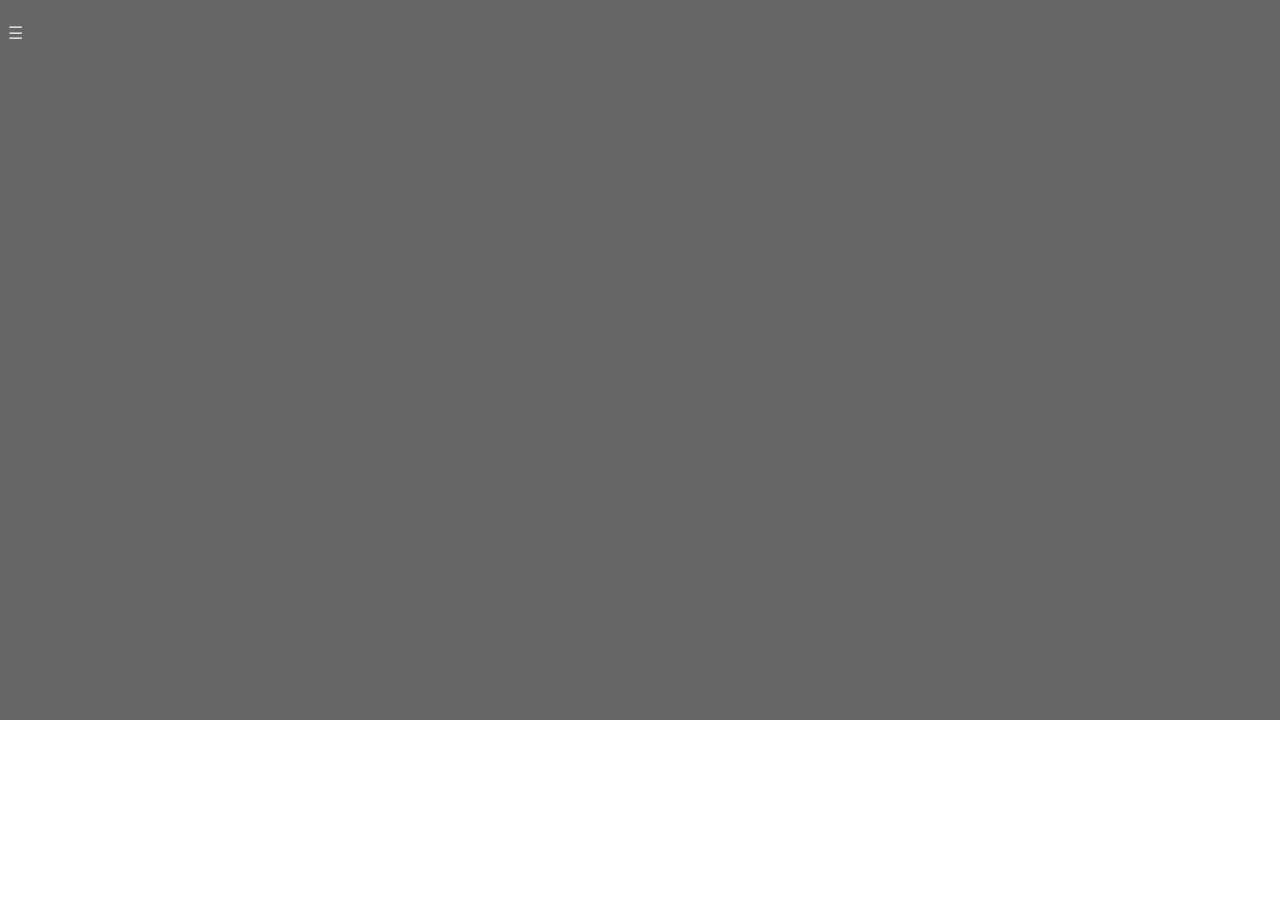
<file: index.html>
<!doctype html>
<html lang="en">
<head>
  <meta charset="utf-8">
  <title>Ну, поехали!</title>
  <base href="/">
  <meta name="viewport" content="width=device-width, initial-scale=1">
  <link rel="icon" type="image/x-icon" href="favicon.ico">
  <link href="https://fonts.googleapis.com/css?family=Roboto:300,400,500&display=swap" rel="stylesheet">
  <link href="https://fonts.googleapis.com/icon?family=Material+Icons" rel="stylesheet">
<link rel="stylesheet" href="styles.2463127d7031b06354cd.css"></head>
<body class="mat-typography">
  <app-root></app-root>
<script src="runtime.acf0dec4155e77772545.js" defer></script><script src="polyfills.35a5ca1855eb057f016a.js" defer></script><script src="scripts.53f75ab19ed1f427752e.js" defer></script><script src="main.6f566a8b24e9d98f64bb.js" defer></script></body>
</html>
</file>
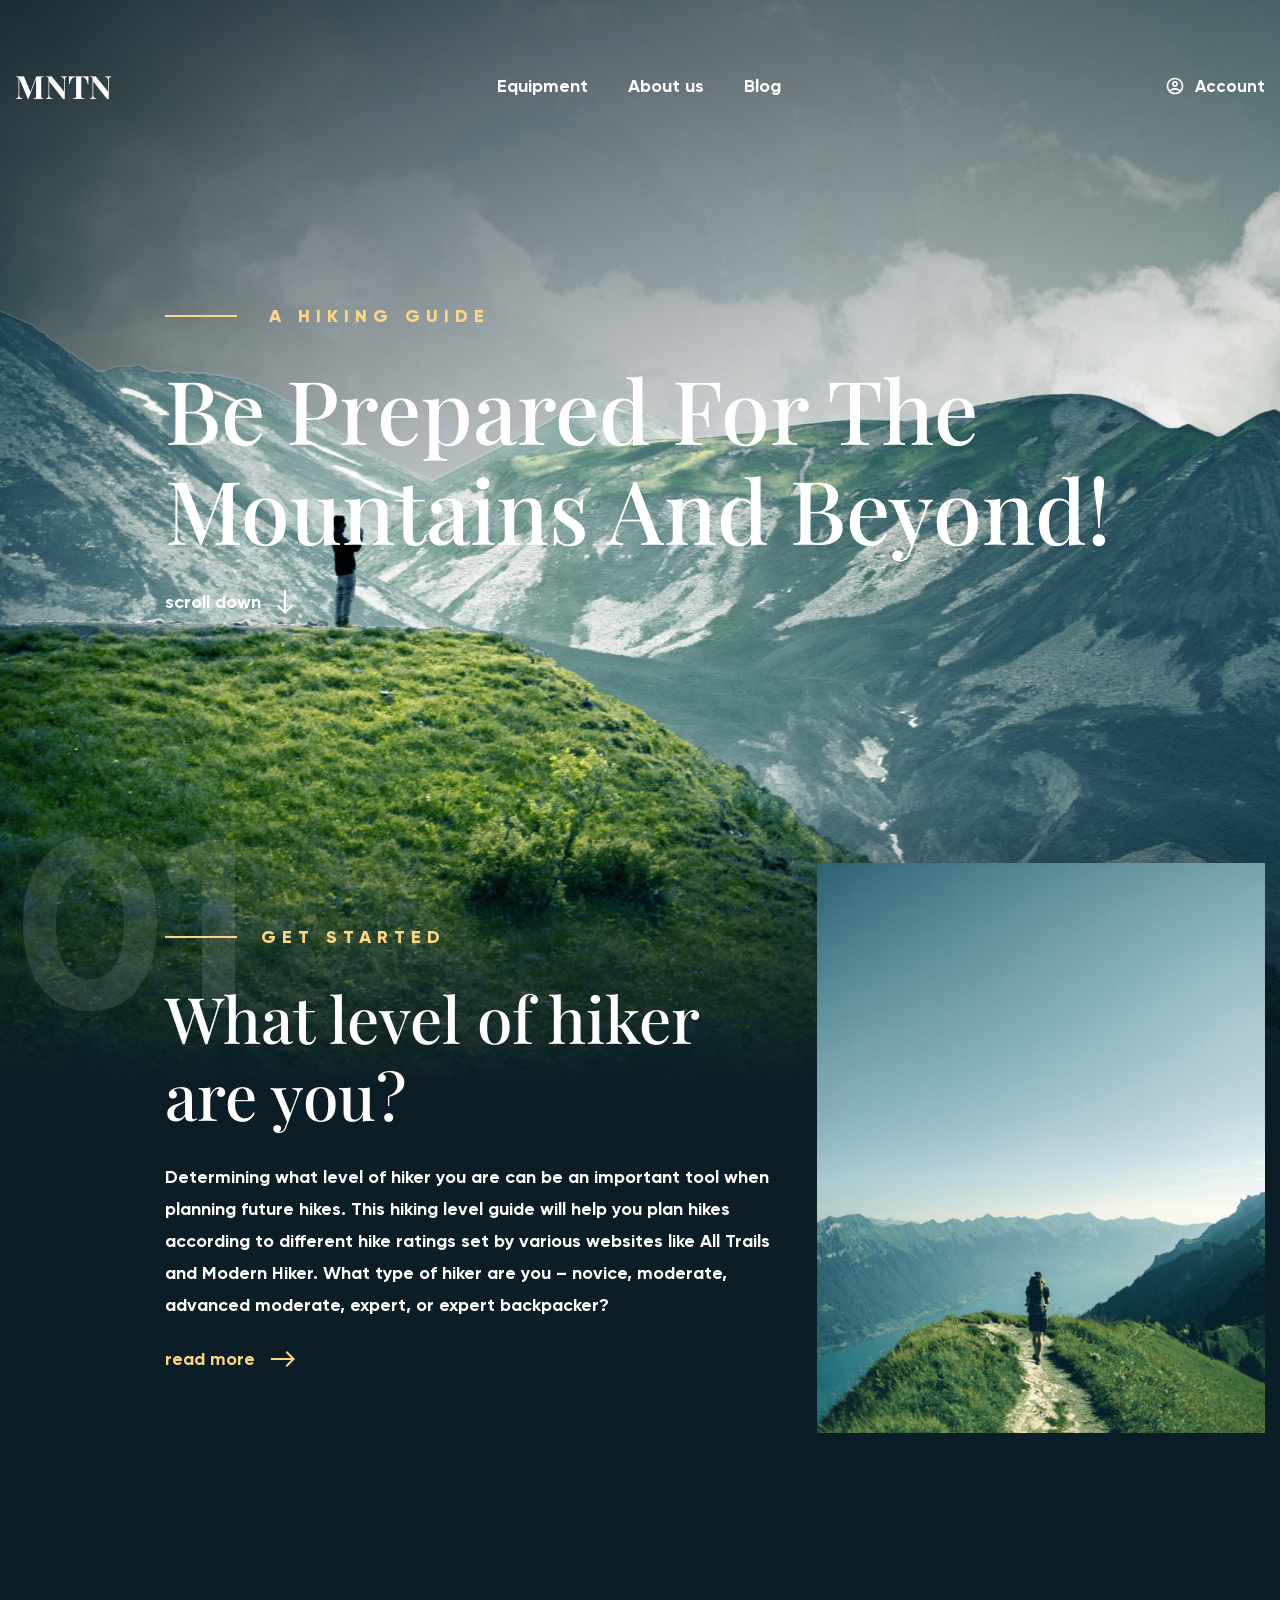
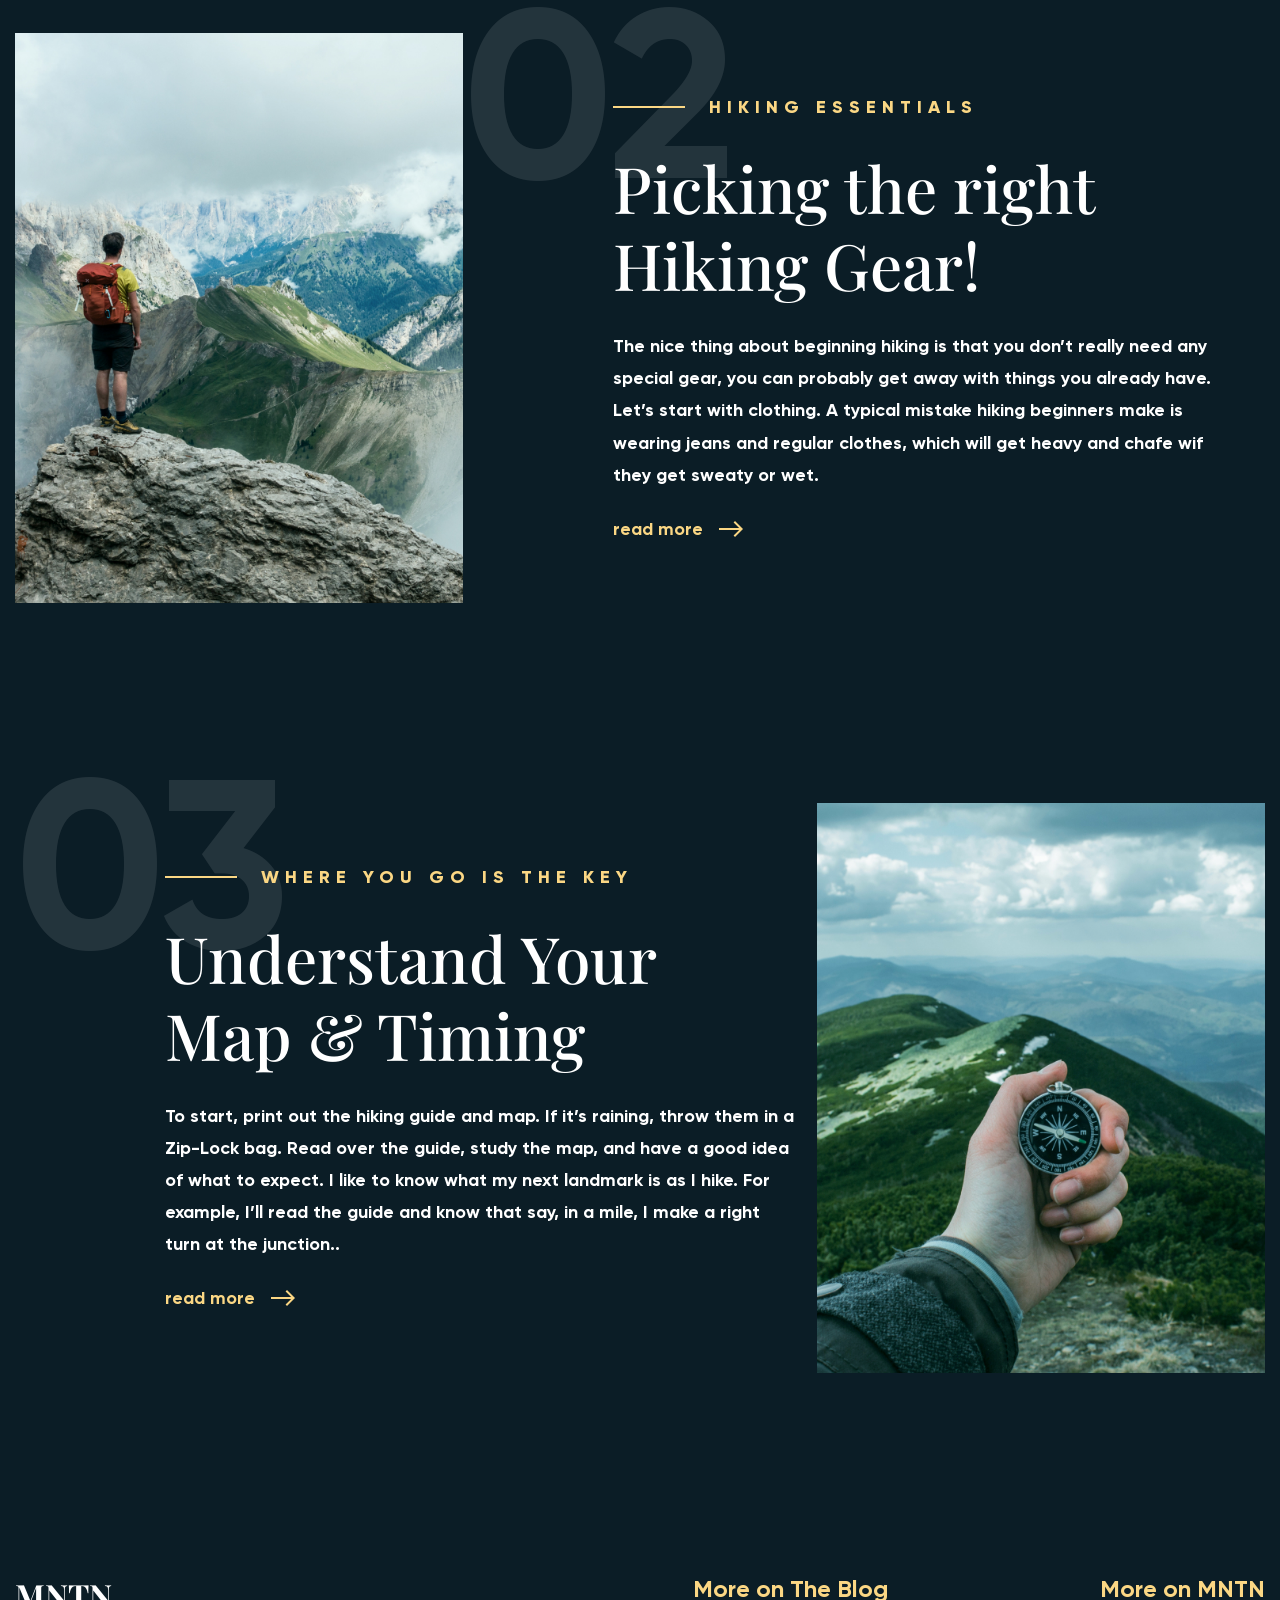
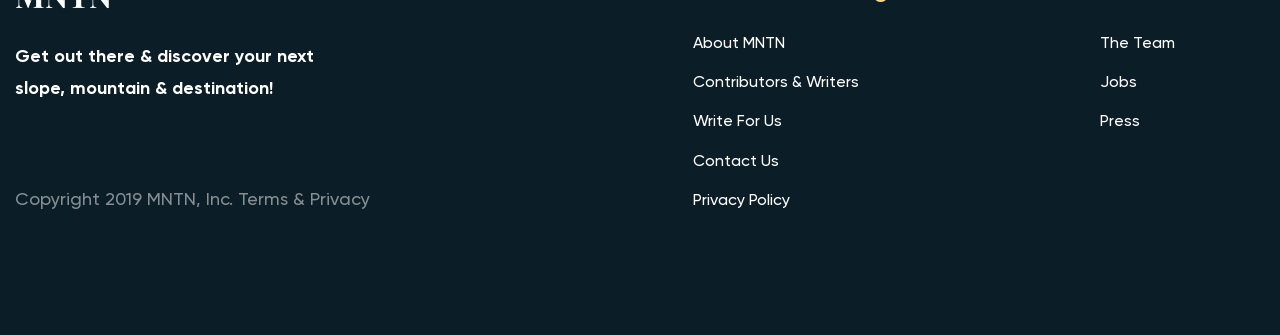
<file: MNTN/index.html>
<!DOCTYPE html>
<html lang="en">
<head>
    <meta charset="UTF-8">
    <meta http-equiv="X-UA-Compatible" content="IE=edge">
    <meta name="viewport" content="width=device-width, initial-scale=1.0">
    <title>MNTN</title>
    <link rel="stylesheet" href="css/main.css">
    <link rel="stylesheet" href="css/media.css">
    <link rel="stylesheet" href="fonts/Gilroy/stylesheet.css">
    <link rel="preconnect" href="https://fonts.googleapis.com">
    <link rel="preconnect" href="https://fonts.gstatic.com" crossorigin>
    <link href="https://fonts.googleapis.com/css2?family=Playfair+Display:wght@500;600;700&display=swap" rel="stylesheet">
</head>
<body>
    <header class="header">
        <div class="nav-wrapper">
            <div class="container-wide">
                <div class="row">
                    <h2 class="logo">MNTN</h2>
                    <div class="nav">
                        <ul>
                            <li><a href="#">Equipment</a></li>
                            <li><a href="#">About us</a></li>
                            <li><a href="#">Blog</a></li>
                        </ul>
                    </div>
                    <a href="#" class="account">Account</a>
                    <button class="nav-button">
                        <span class="nav-button-icon"></span>
                    </button>

                    <div class="mobile-nav">
                        <div class="nav">
                            <ul>
                                <li><a href="#">Equipment</a></li>
                                <li><a href="#">About us</a></li>
                                <li><a href="#">Blog</a></li>
                            </ul>
                        </div>
                        <a href="#" class="account">Account</a>
                    </div>
                </div>
            </div>
        </div>

        <a href="#" class="hero">
            <div class="hero-category">A Hiking guide</div>
            <h1 class="hero-title">Be prepared for the Mountains and beyond!</h1>
            <p class="hero-scroll">scroll down</p>
        </a>
    </header>

    <main class="main">
        <div class="container">
            <div class="article">
                <div class="article-text" data-number="01">
                    <div class="article-subtitle">Get Started</div>
                    <h2 class="article-title">What level of  hiker are you?</h2>
                    <p>
                        Determining what level of hiker you are can be an important tool when planning future hikes. This hiking level guide will help you plan hikes according to different hike ratings set by various websites like All Trails and Modern Hiker. What type of hiker are you – novice, moderate, advanced moderate, expert, or expert backpacker?
                    </p>
                    <a href="#" class="article-read-more">read more</a>
                </div>
                <div class="article-img">
                    <img src="img/pictures/01.jpg" alt="What level of  hiker are you?">
                </div>
            </div>

            <div class="article">
                <div class="article-text" data-number="02">
                    <div class="article-subtitle">Hiking Essentials</div>
                    <h2 class="article-title">Picking the right Hiking Gear!</h2>
                    <p>
                        The nice thing about beginning hiking is that you don’t really need any special gear, you can probably get away with things you already have. Let’s start with clothing. A typical mistake hiking beginners make is wearing jeans and regular clothes, which will get heavy and chafe wif they get sweaty or wet.
                    </p>
                    <a href="#" class="article-read-more">read more</a>
                </div>
                <div class="article-img">
                    <img src="img/pictures/02.jpg" alt="Picking the right Hiking Gear!">
                </div>
            </div>

            <div class="article">
                <div class="article-text" data-number="03">
                    <div class="article-subtitle">where you go is the key</div>
                    <h2 class="article-title">Understand Your Map & Timing</h2>
                    <p>
                        To start, print out the hiking guide and map. If it’s raining, throw them in a Zip-Lock bag. Read over the guide, study the map, and have a good idea of what to expect. I like to know what my next landmark is as I hike. For example, I’ll read the guide and know that say, in a mile, I make a right turn at the junction..
                    </p>
                    <a href="#" class="article-read-more">read more</a>
                </div>
                <div class="article-img">
                    <img src="img/pictures/03.jpg" alt="Understand Your Map & Timing">
                </div>
            </div>
        </div>
    </main>

    <footer class="footer">
        <div class="container">
            <div class="footer-row" style="align-items: unset;">
                <div class="footer-copyright">
                    <div class="footer-copyright-logo">
                        <div class="logo">MNTN</div>
                    </div>
                    <p class="footer-copyright-desc">Get out there & discover your next slope, mountain & destination!</p>
                    <p class="footer-copyright-terms"> Copyright 2019 MNTN, Inc. Terms & Privacy</p>
                </div>
    
                <div class="footer-nav-wrapper">
                    <div class="footer-nav">
                        <h4 class="footer-nav-title">More on The Blog</h4>
                        <ul>
                            <li><a href="#">About MNTN</a></li>
                            <li><a href="#">Contributors & Writers</a></li>
                            <li><a href="#">Write For Us</a></li>
                            <li><a href="#">Contact Us</a></li>
                            <li><a href="#">Privacy Policy</a></li>
                        </ul>    
                    </div>
        
                    <div class="footer-nav">
                        <h4 class="footer-nav-title">More on MNTN</h4>
                        <ul>
                            <li><a href="#">The Team</a></li>
                            <li><a href="#">Jobs</a></li>
                            <li><a href="#">Press</a></li>
                        </ul>    
                    </div>
                </div>
            </div>
        </div>
    </footer>

    <script src="js/main.js"></script>
</body>
</html>
</file>
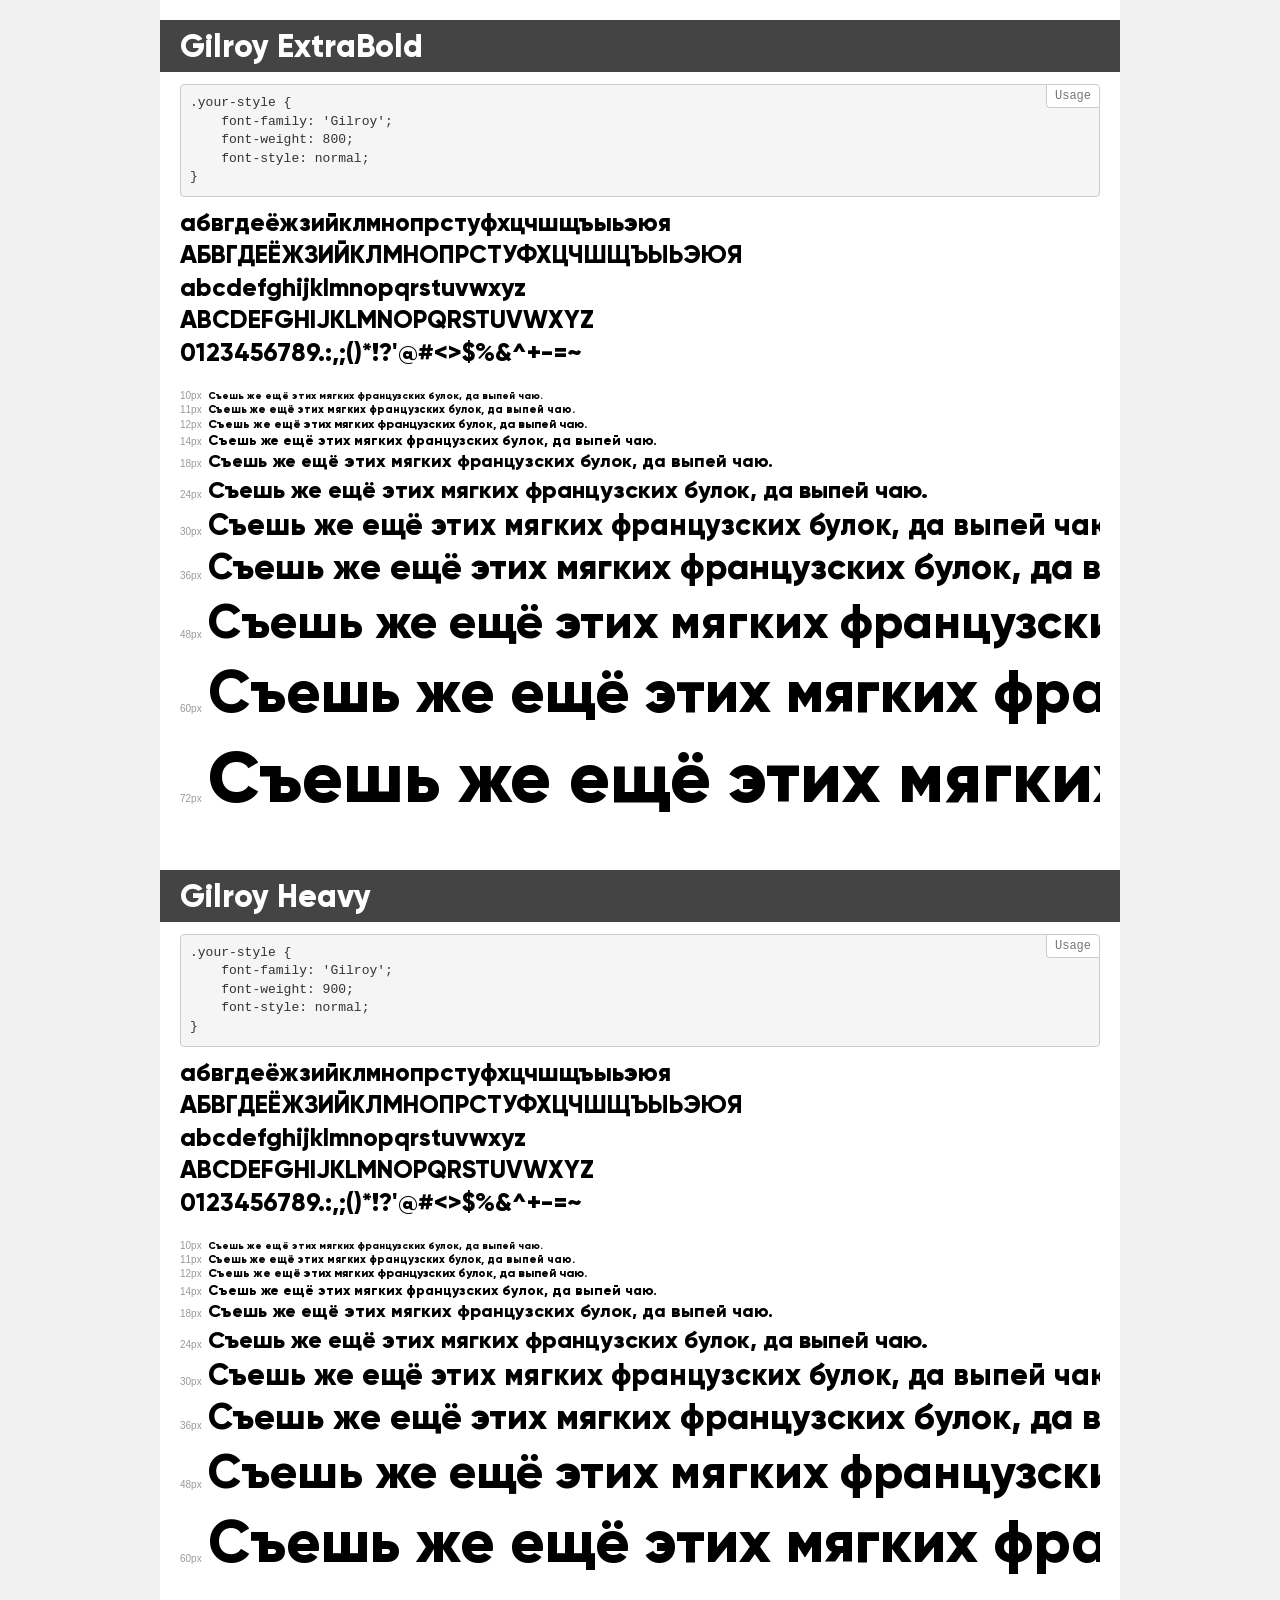
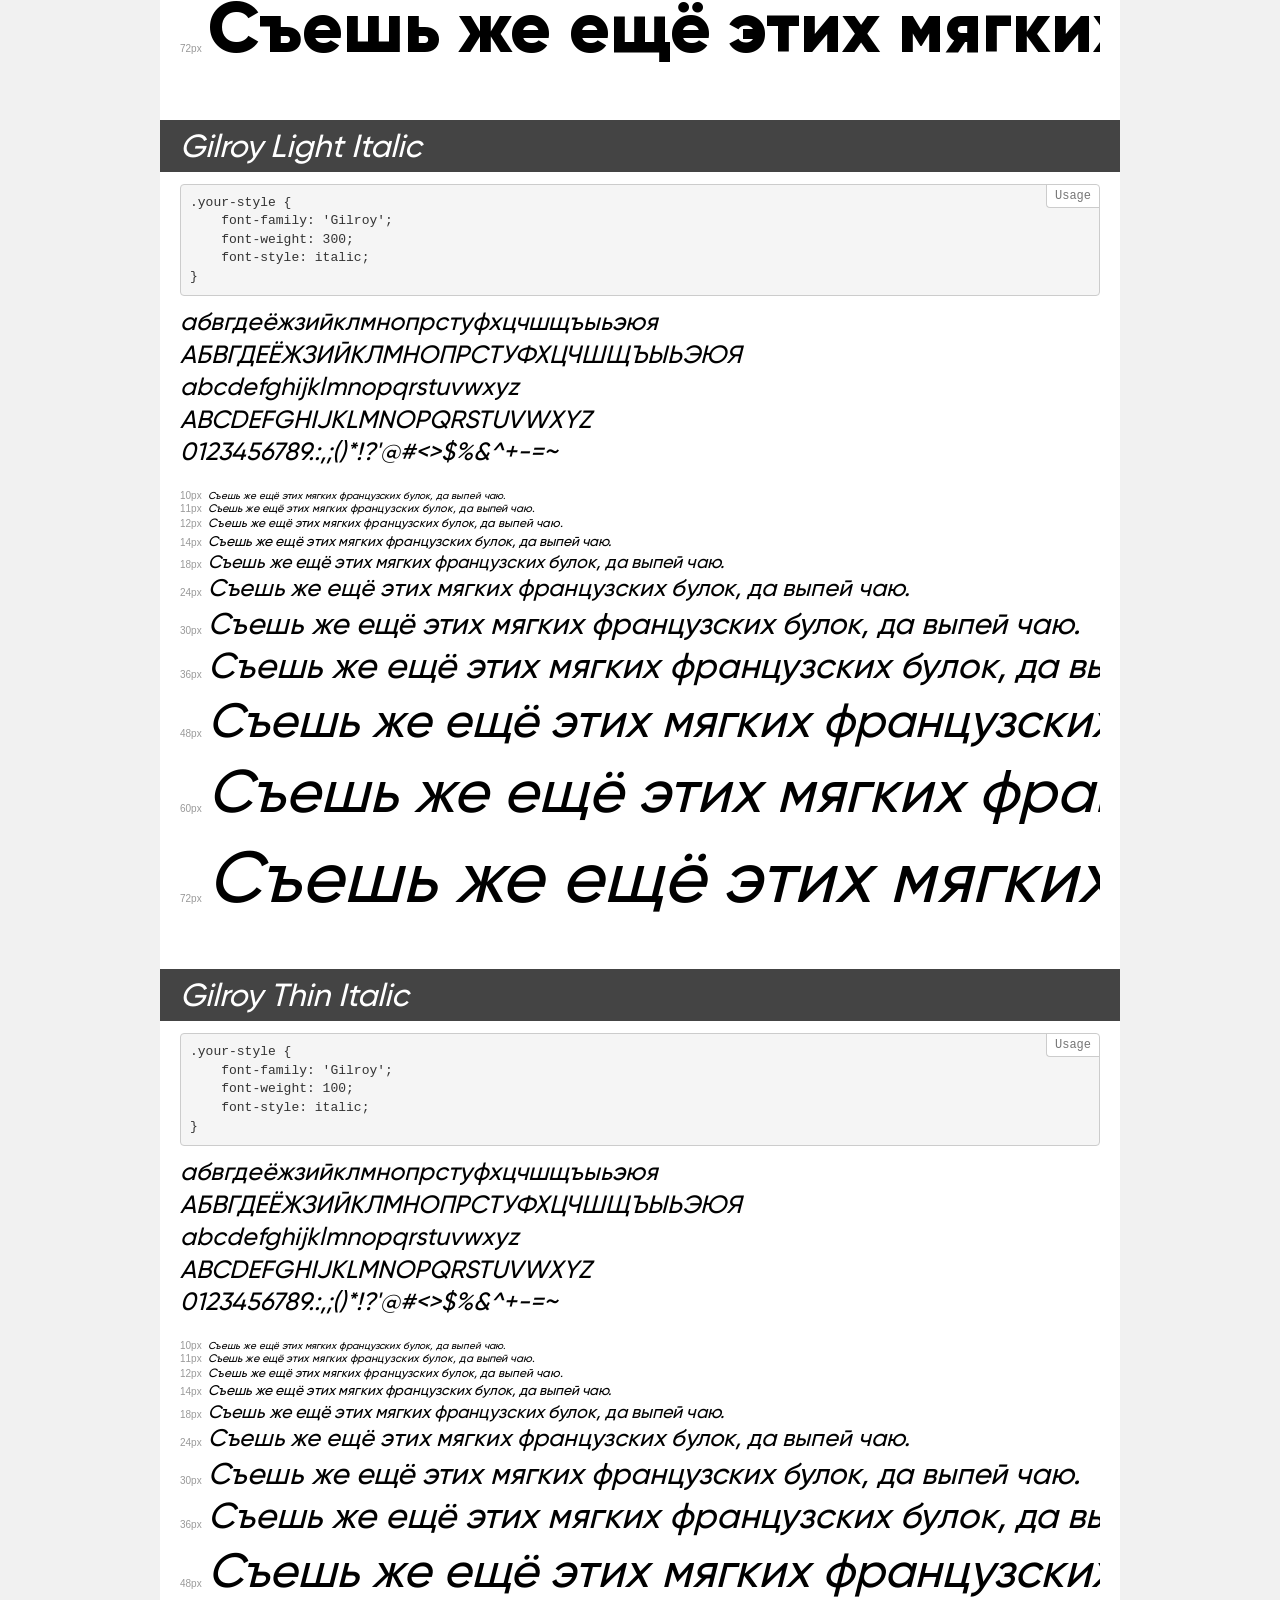
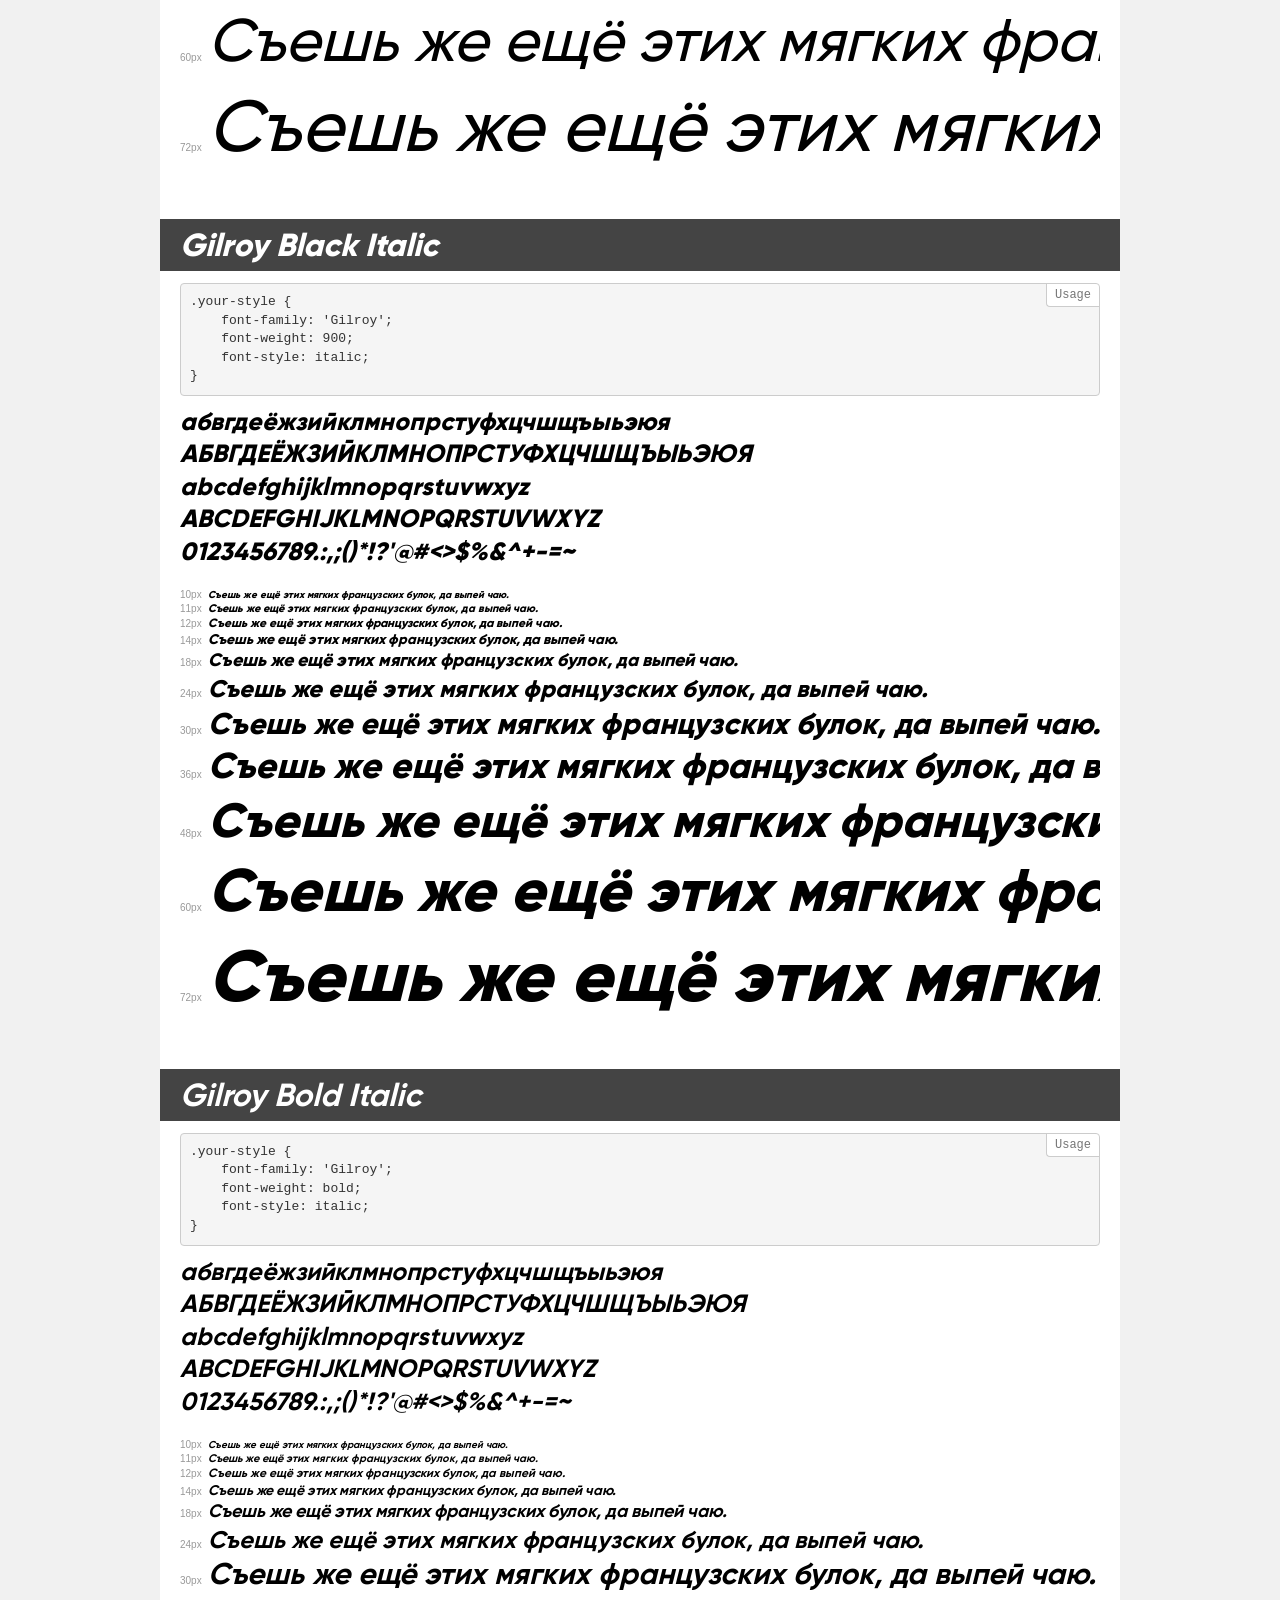
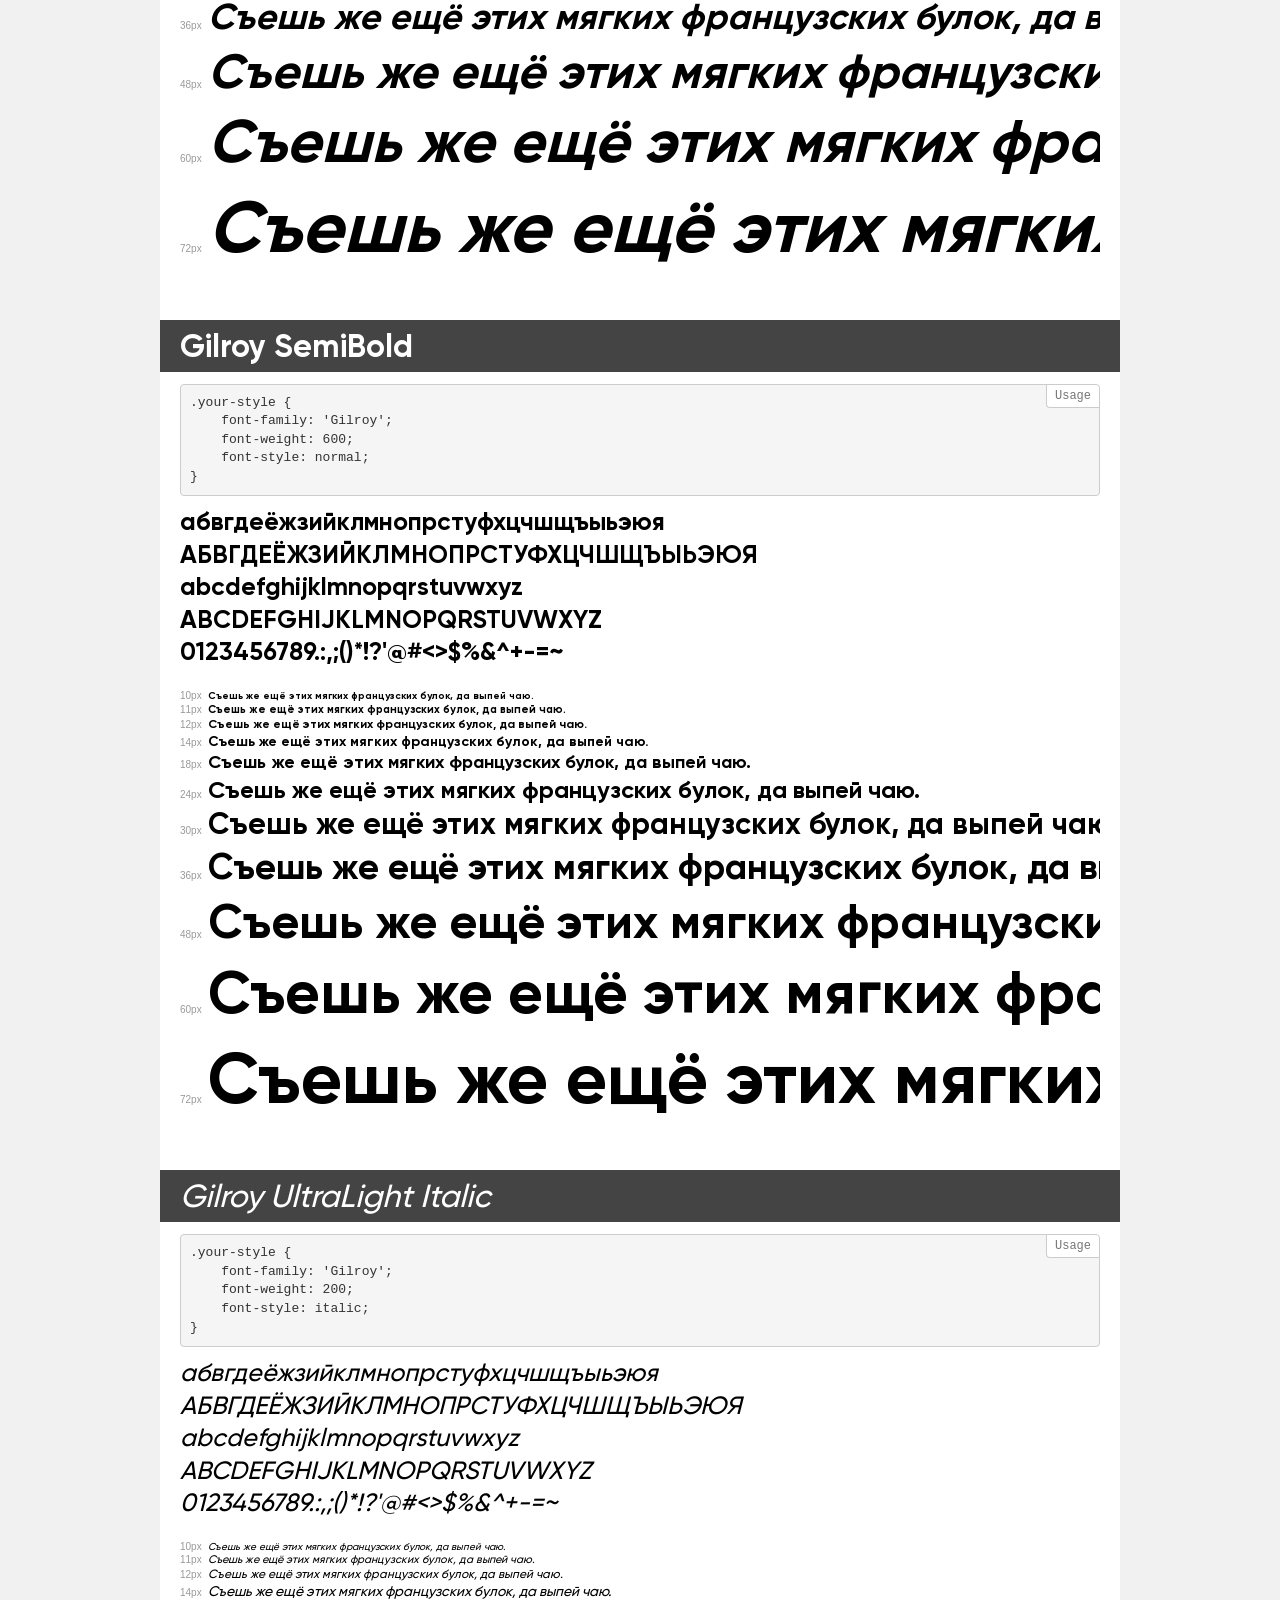
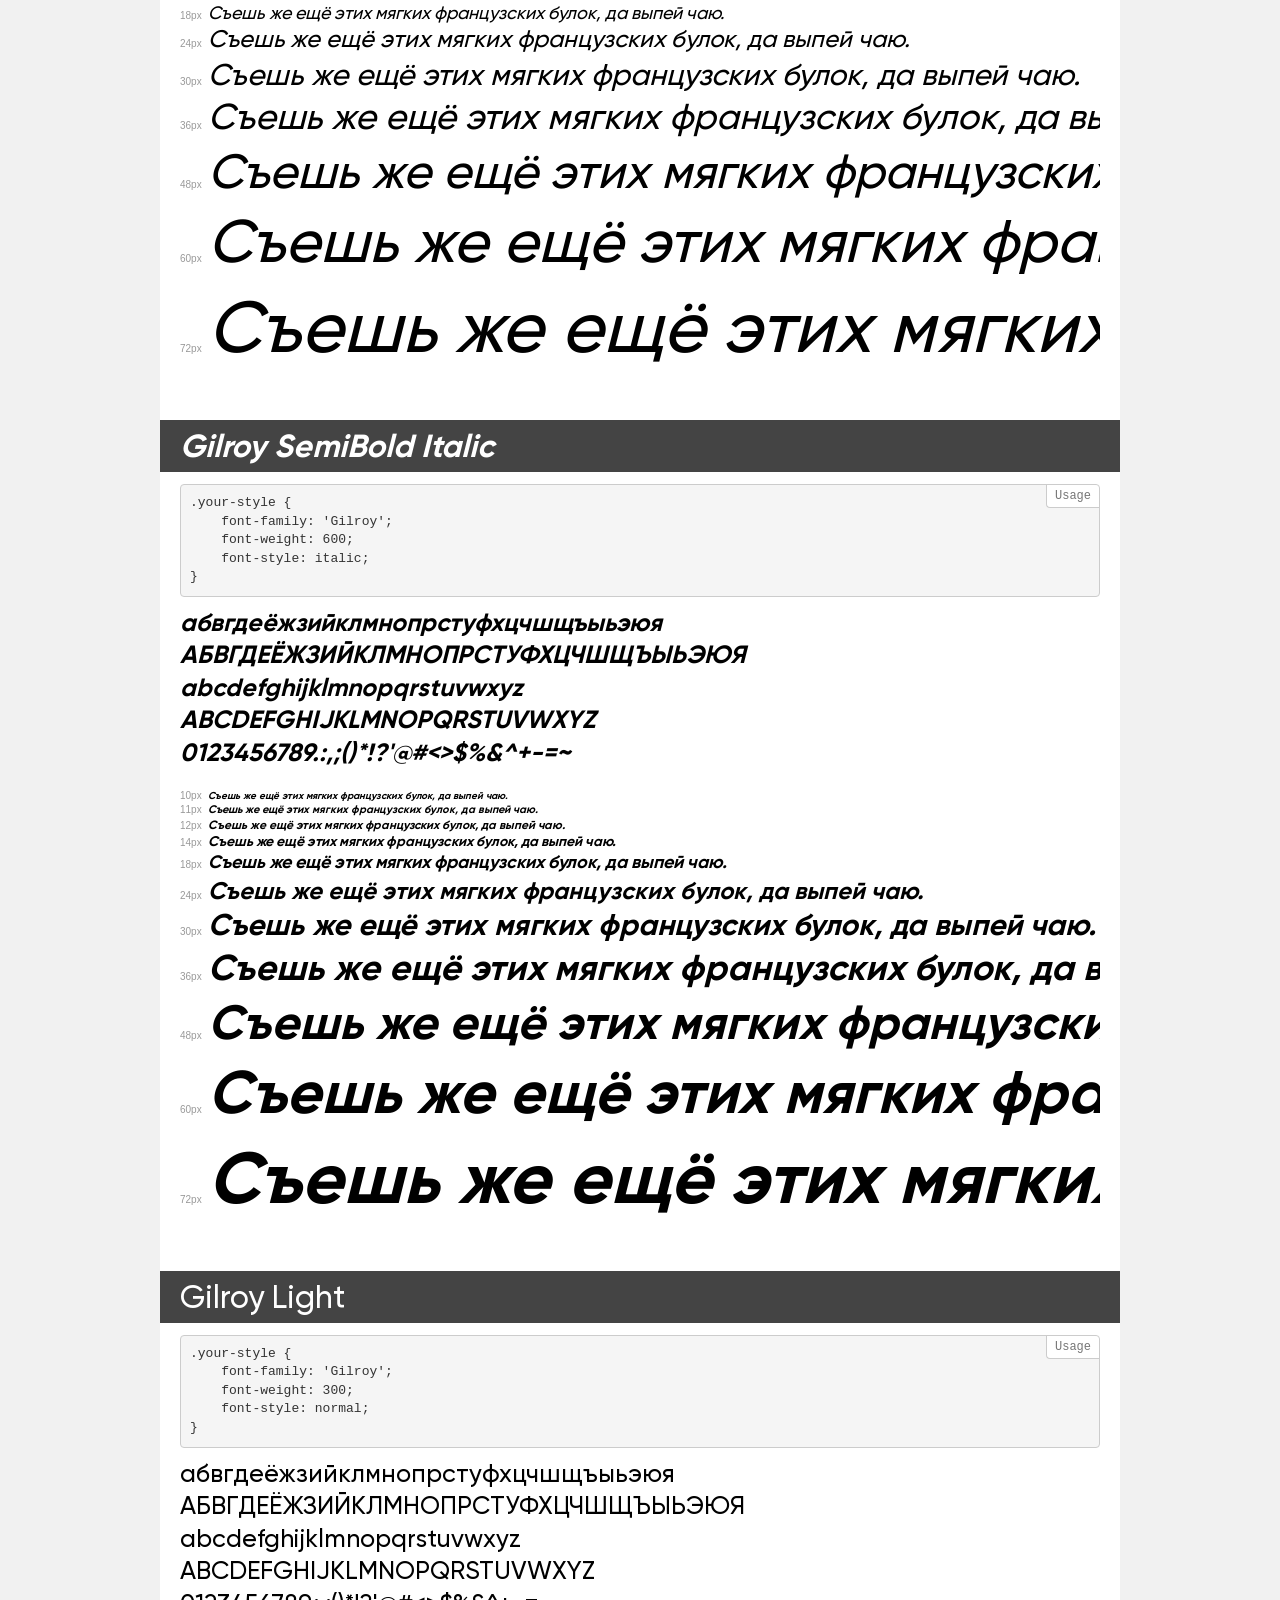
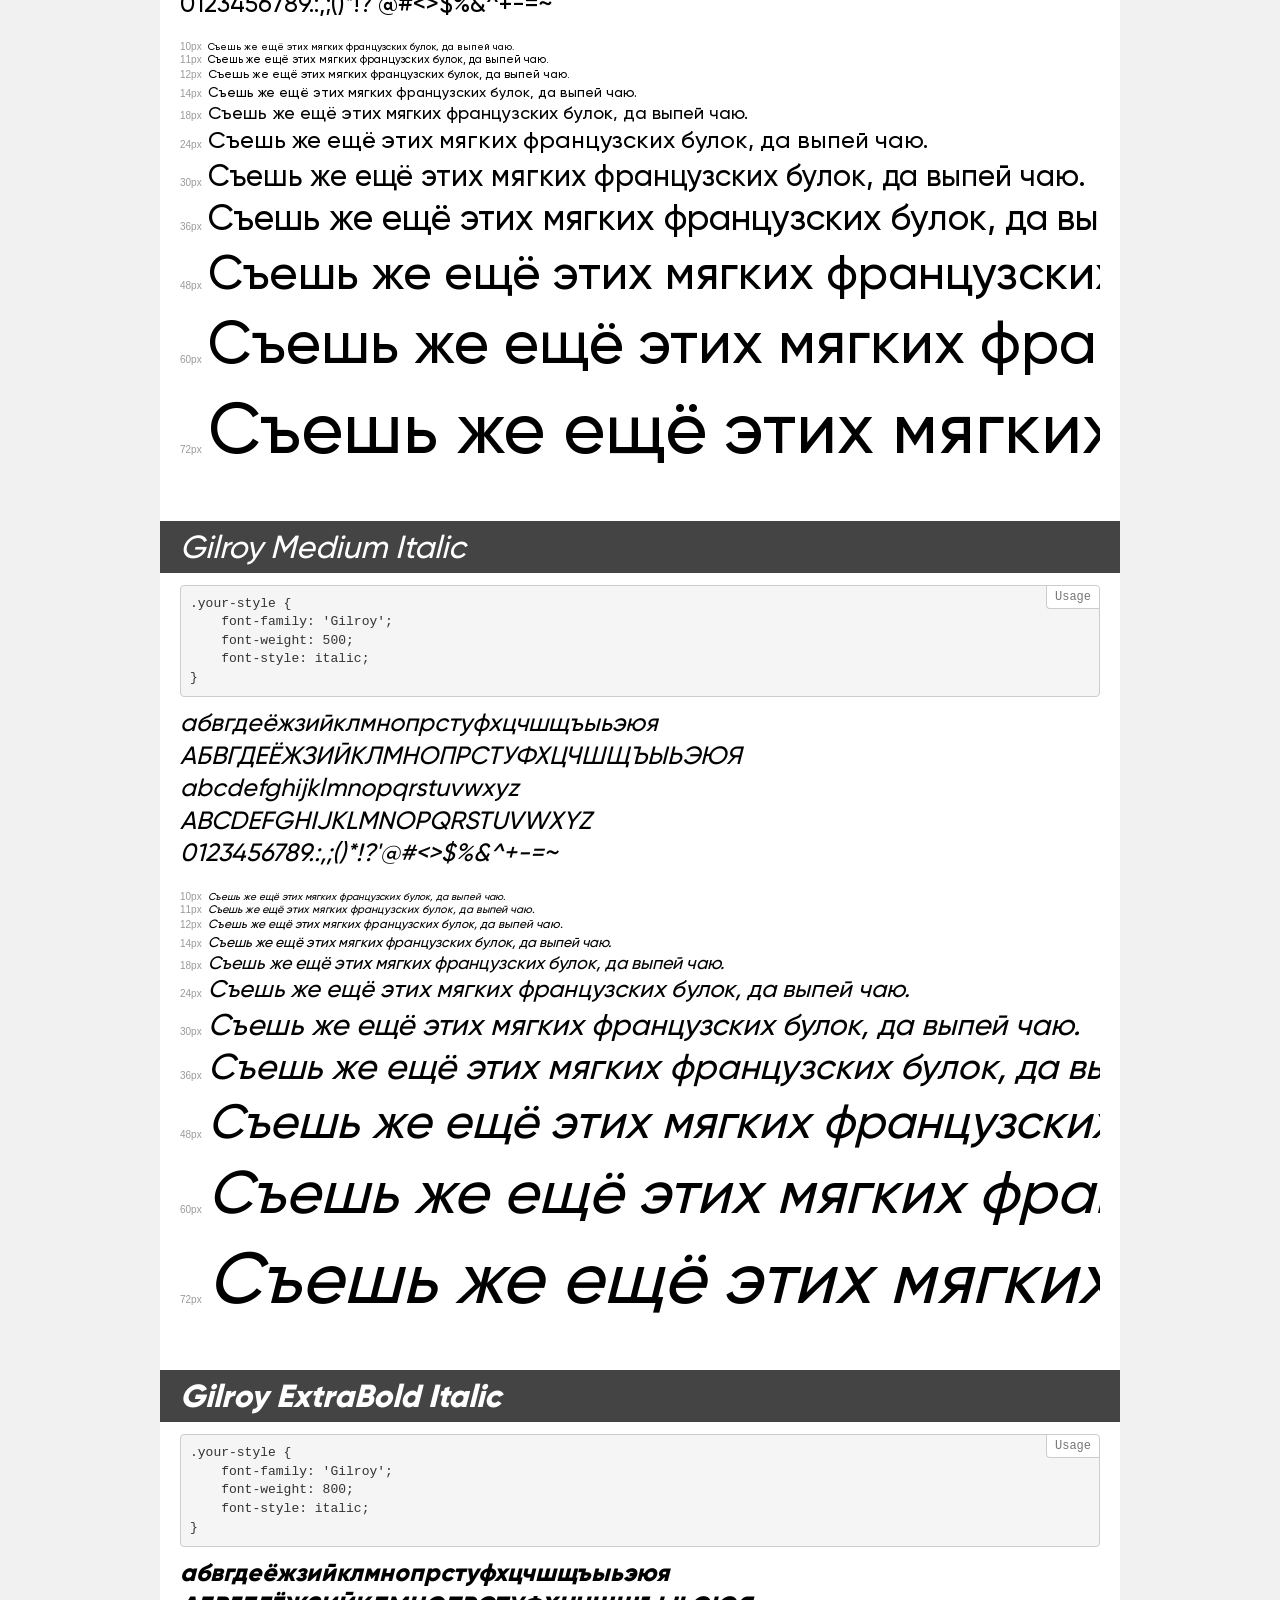
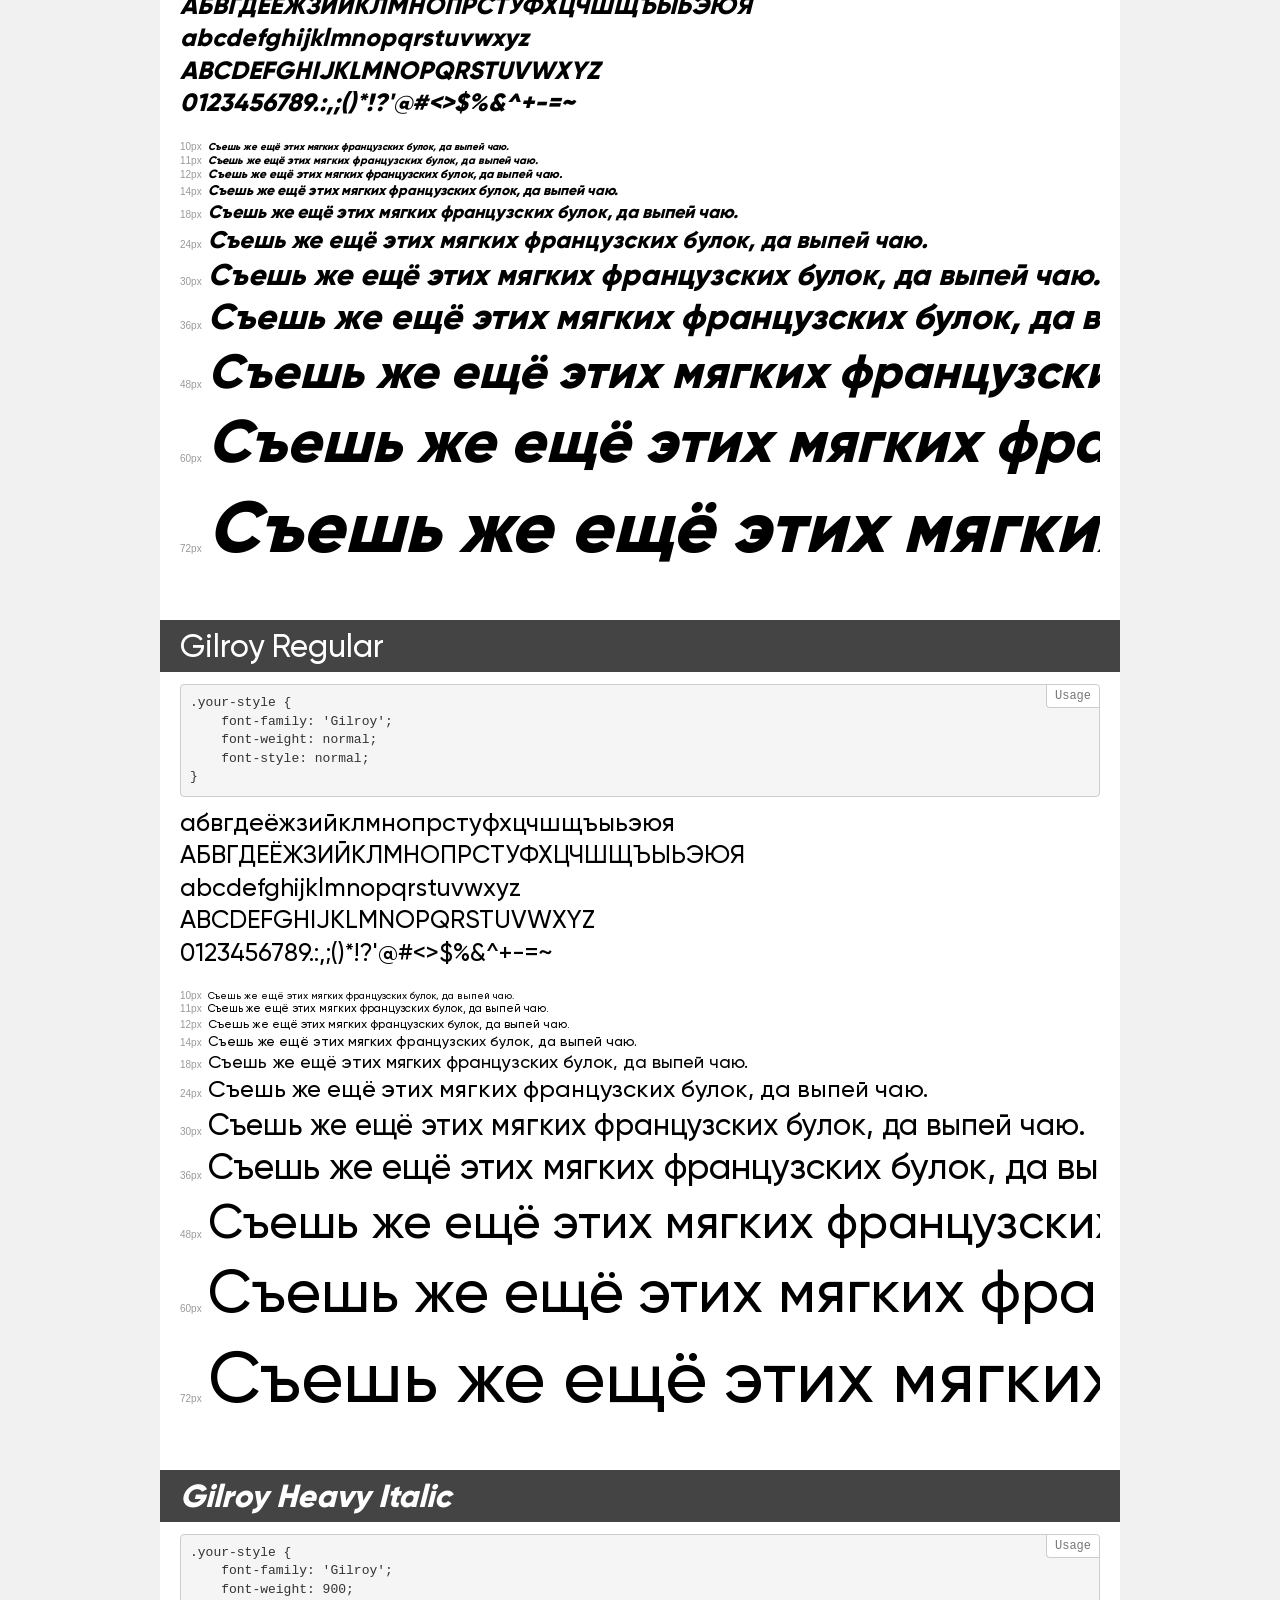
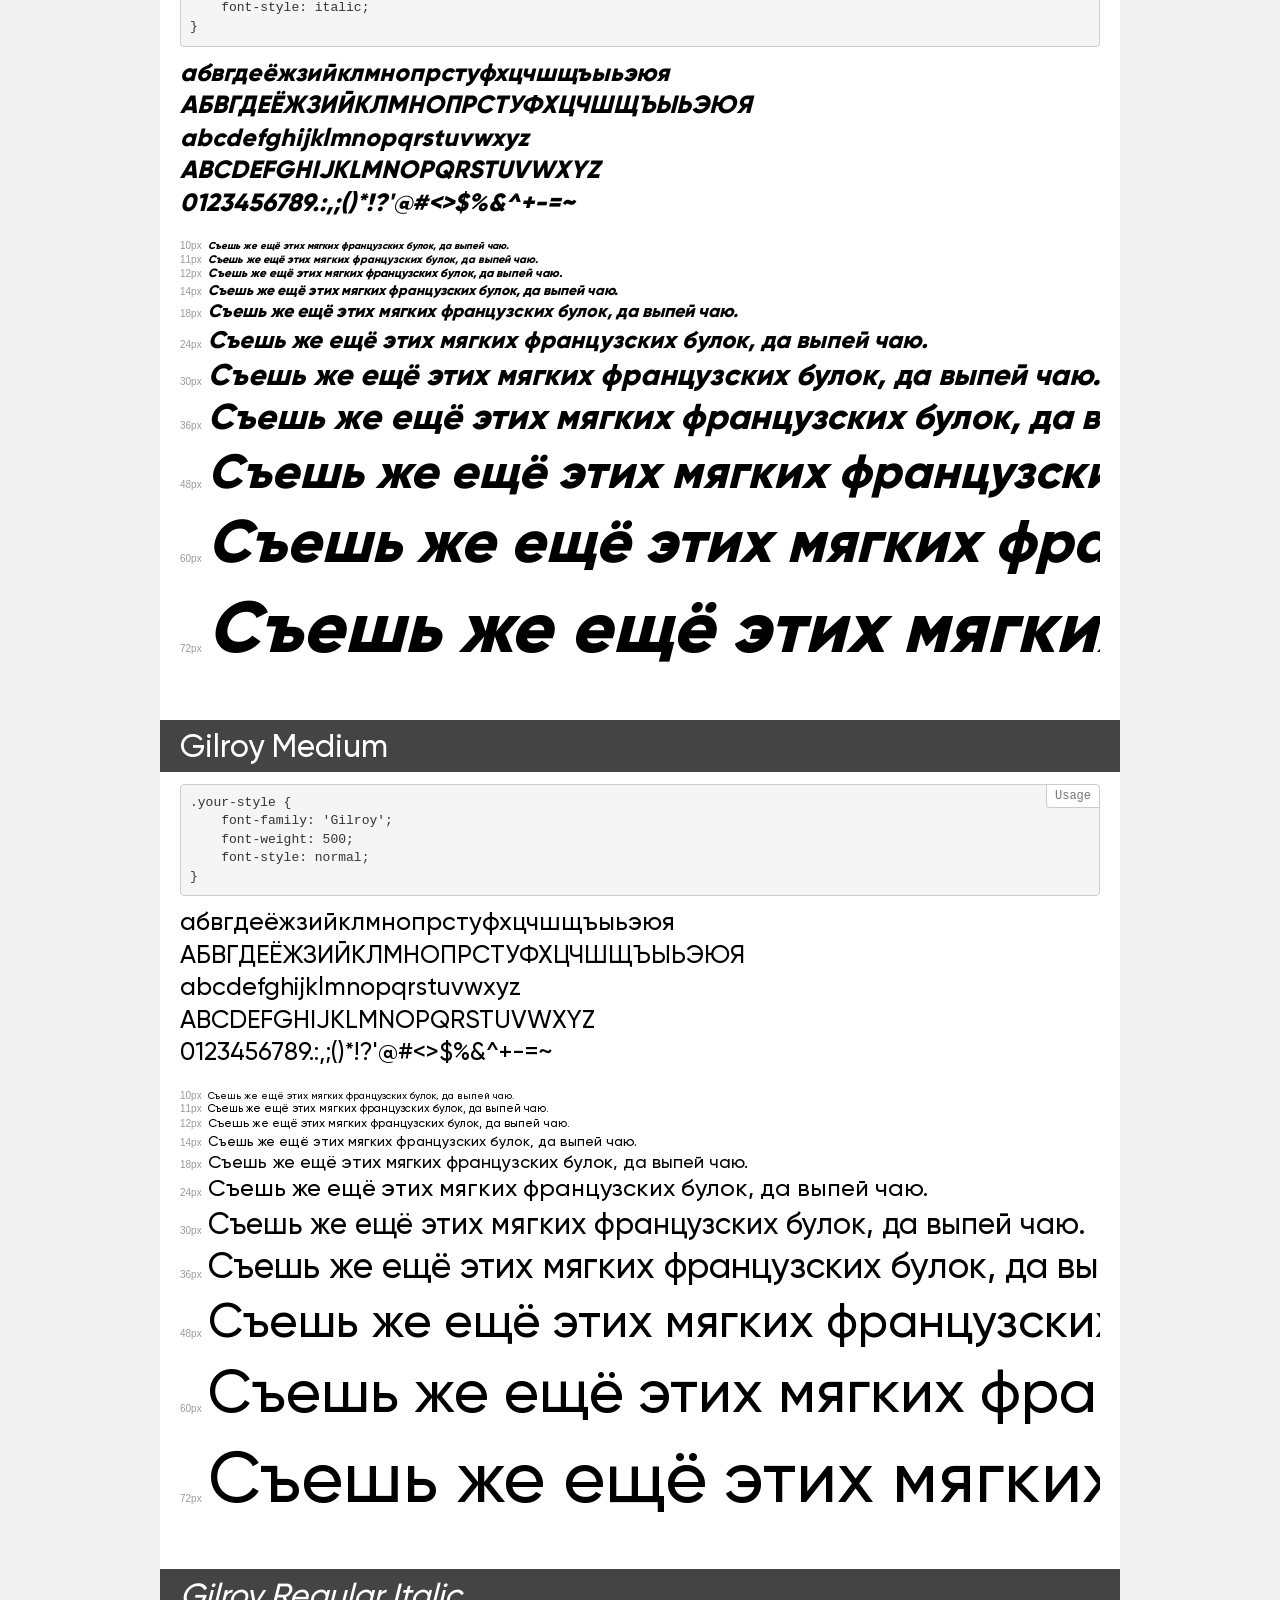
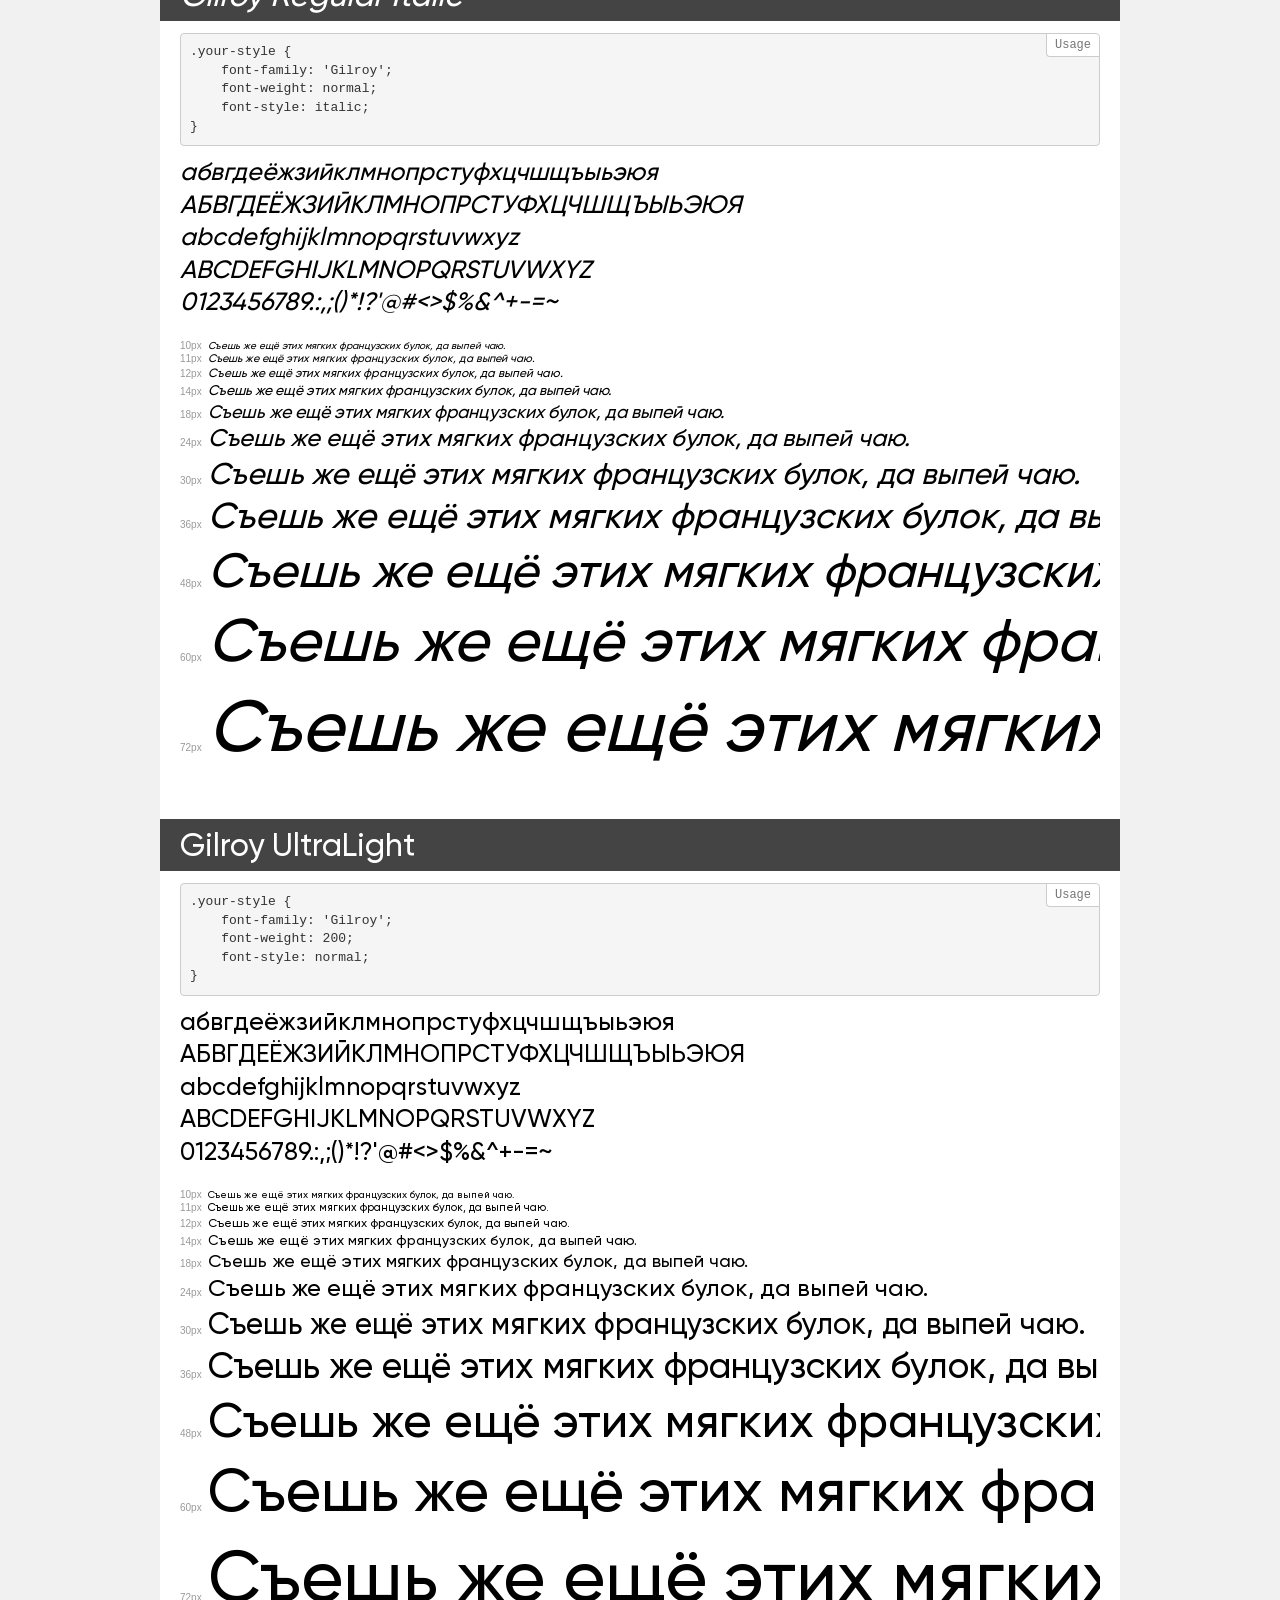
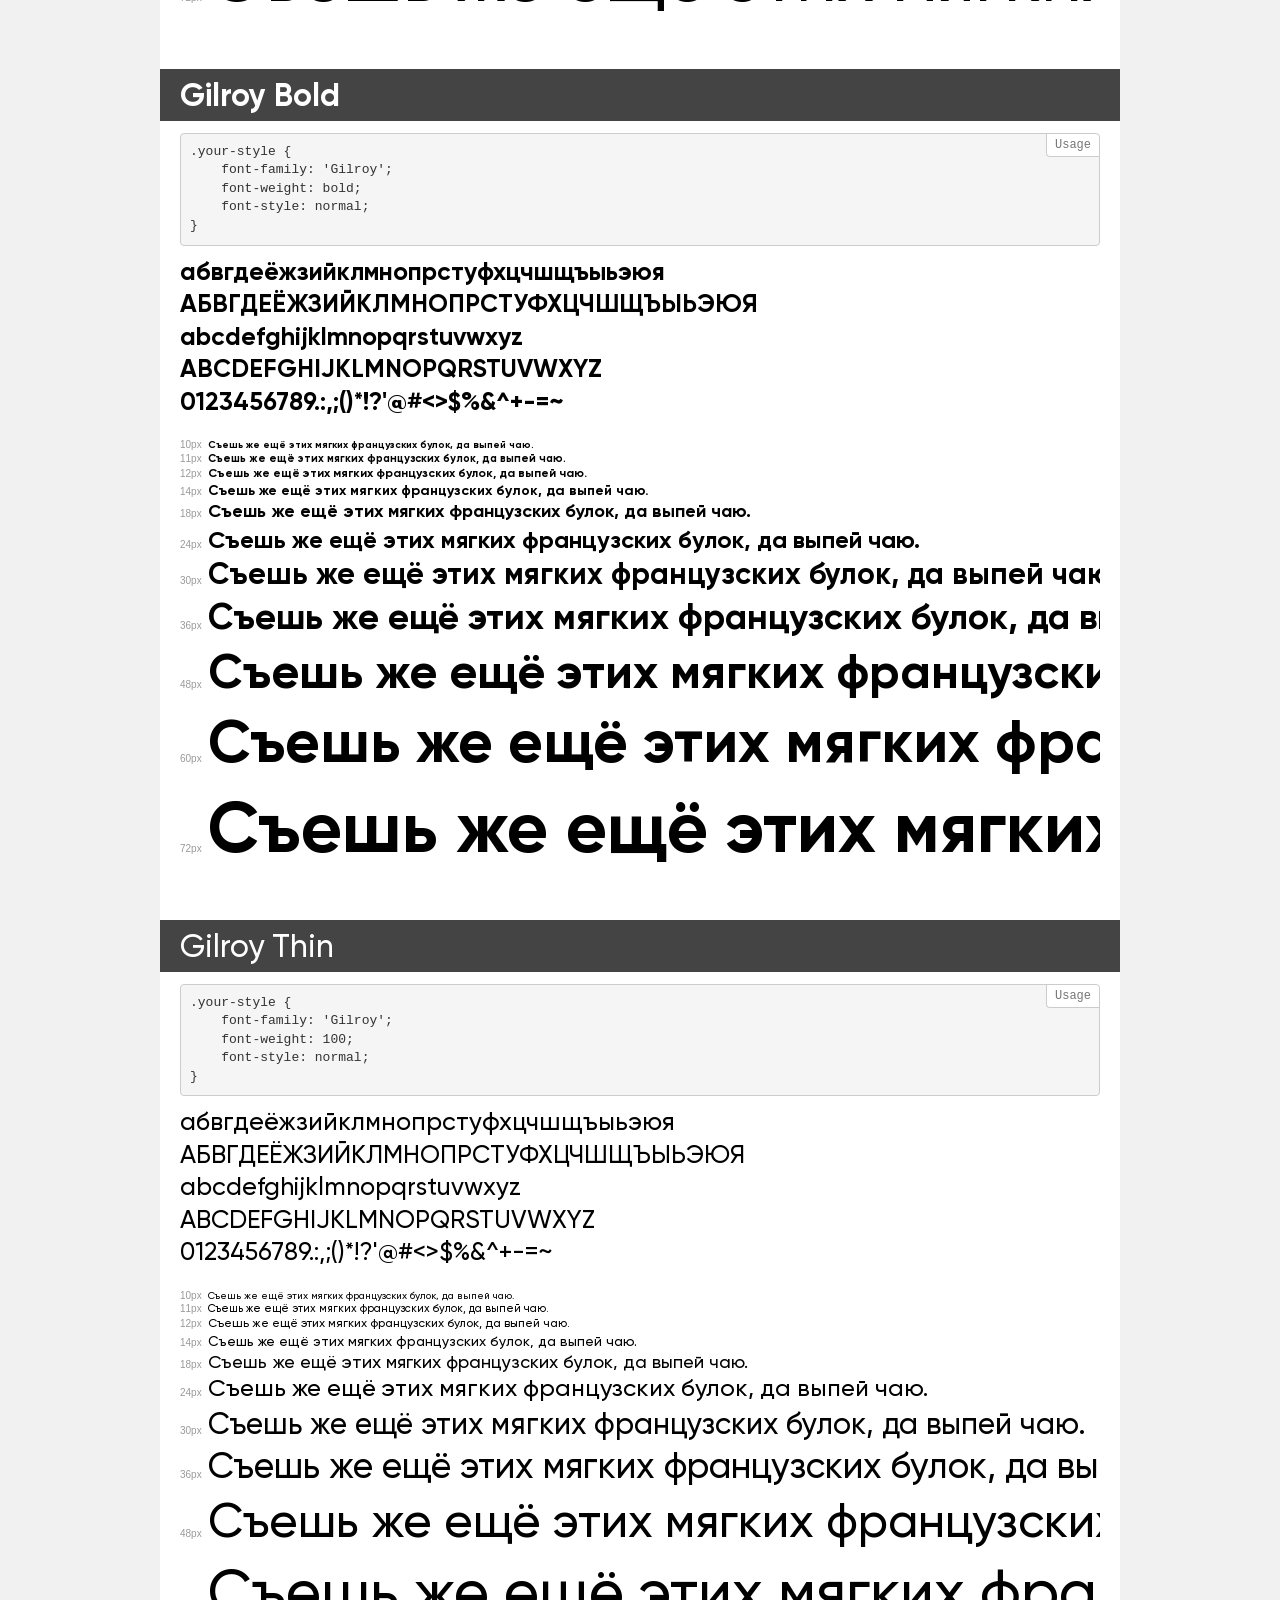
<file: MNTN/fonts/Gilroy/demo.html>
<!DOCTYPE html>
<html>
<head>
    <meta charset="utf-8">
    <meta http-equiv="X-UA-Compatible" content="IE=edge">
    <meta name="viewport" content="width=device-width, initial-scale=1">
    <meta name="robots" content="noindex, noarchive">
    <meta name="format-detection" content="telephone=no">
    <title>Transfonter demo</title>
    <link href="stylesheet.css" rel="stylesheet">
    <style>
        /*
        http://meyerweb.com/eric/tools/css/reset/
        v2.0 | 20110126
        License: none (public domain)
        */
        html, body, div, span, applet, object, iframe,
        h1, h2, h3, h4, h5, h6, p, blockquote, pre,
        a, abbr, acronym, address, big, cite, code,
        del, dfn, em, img, ins, kbd, q, s, samp,
        small, strike, strong, sub, sup, tt, var,
        b, u, i, center,
        dl, dt, dd, ol, ul, li,
        fieldset, form, label, legend,
        table, caption, tbody, tfoot, thead, tr, th, td,
        article, aside, canvas, details, embed,
        figure, figcaption, footer, header, hgroup,
        menu, nav, output, ruby, section, summary,
        time, mark, audio, video {
            margin: 0;
            padding: 0;
            border: 0;
            font-size: 100%;
            font: inherit;
            vertical-align: baseline;
        }
        /* HTML5 display-role reset for older browsers */
        article, aside, details, figcaption, figure,
        footer, header, hgroup, menu, nav, section {
            display: block;
        }
        body {
            line-height: 1;
        }
        ol, ul {
            list-style: none;
        }
        blockquote, q {
            quotes: none;
        }
        blockquote:before, blockquote:after,
        q:before, q:after {
            content: '';
            content: none;
        }
        table {
            border-collapse: collapse;
            border-spacing: 0;
        }
        /* common styles */
        body {
            background: #f1f1f1;
            color: #000;
        }
        .page {
            background: #fff;
            width: 920px;
            margin: 0 auto;
            padding: 20px 20px 0 20px;
            overflow: hidden;
        }
        .font-container {
            overflow-x: auto;
            overflow-y: hidden;
            margin-bottom: 40px;
            line-height: 1.3;
            white-space: nowrap;
            padding-bottom: 5px;
        }
        h1 {
            position: relative;
            background: #444;
            font-size: 32px;
            color: #fff;
            padding: 10px 20px;
            margin: 0 -20px 12px -20px;
        }
        .letters {
            font-size: 25px;
            margin-bottom: 20px;
        }
        .s10:before {
            content: '10px';
        }
        .s11:before {
            content: '11px';
        }
        .s12:before {
            content: '12px';
        }
        .s14:before {
            content: '14px';
        }
        .s18:before {
            content: '18px';
        }
        .s24:before {
            content: '24px';
        }
        .s30:before {
            content: '30px';
        }
        .s36:before {
            content: '36px';
        }
        .s48:before {
            content: '48px';
        }
        .s60:before {
            content: '60px';
        }
        .s72:before {
            content: '72px';
        }
        .s10:before, .s11:before, .s12:before, .s14:before,
        .s18:before, .s24:before, .s30:before, .s36:before,
        .s48:before, .s60:before, .s72:before {
            font-family: Arial, sans-serif;
            font-size: 10px;
            font-weight: normal;
            font-style: normal;
            color: #999;
            padding-right: 6px;
        }
        pre {
            display: block;
            position: relative;
            padding: 9px;
            margin: 0 0 10px;
            font-family: Monaco, Menlo, Consolas, "Courier New", monospace !important;
            font-size: 13px;
            line-height: 1.428571429;
            color: #333;
            font-weight: normal !important;
            font-style: normal !important;
            background-color: #f5f5f5;
            border: 1px solid #ccc;
            overflow-x: auto;
            border-radius: 4px;
        }
        pre:after {
            display: block;
            position: absolute;
            right: 0;
            top: 0;
            content: 'Usage';
            line-height: 1;
            padding: 5px 8px;
            font-size: 12px;
            color: #767676;
            background-color: #fff;
            border: 1px solid #ccc;
            border-right: none;
            border-top: none;
            border-radius: 0 4px 0 4px;
            z-index: 10;
        }
        /* responsive */
        @media (max-width: 959px) {
            .page {
                width: auto;
                margin: 0;
            }
        }
    </style>
</head>
<body>
<div class="page">
    <div class="demo" style="font-family: 'Gilroy'; font-weight: 800; font-style: normal;">
        <h1>Gilroy ExtraBold</h1>
        <pre>.your-style {
    font-family: 'Gilroy';
    font-weight: 800;
    font-style: normal;
}</pre>
        <div class="font-container">
            <p class="letters">
                абвгдеёжзийклмнопрстуфхцчшщъыьэюя<br>
АБВГДЕЁЖЗИЙКЛМНОПРСТУФХЦЧШЩЪЫЬЭЮЯ<br>
abcdefghijklmnopqrstuvwxyz<br>
ABCDEFGHIJKLMNOPQRSTUVWXYZ<br>
                0123456789.:,;()*!?'@#<>$%&^+-=~
            </p>
            <p class="s10" style="font-size: 10px;">Съешь же ещё этих мягких французских булок, да выпей чаю.</p>
            <p class="s11" style="font-size: 11px;">Съешь же ещё этих мягких французских булок, да выпей чаю.</p>
            <p class="s12" style="font-size: 12px;">Съешь же ещё этих мягких французских булок, да выпей чаю.</p>
            <p class="s14" style="font-size: 14px;">Съешь же ещё этих мягких французских булок, да выпей чаю.</p>
            <p class="s18" style="font-size: 18px;">Съешь же ещё этих мягких французских булок, да выпей чаю.</p>
            <p class="s24" style="font-size: 24px;">Съешь же ещё этих мягких французских булок, да выпей чаю.</p>
            <p class="s30" style="font-size: 30px;">Съешь же ещё этих мягких французских булок, да выпей чаю.</p>
            <p class="s36" style="font-size: 36px;">Съешь же ещё этих мягких французских булок, да выпей чаю.</p>
            <p class="s48" style="font-size: 48px;">Съешь же ещё этих мягких французских булок, да выпей чаю.</p>
            <p class="s60" style="font-size: 60px;">Съешь же ещё этих мягких французских булок, да выпей чаю.</p>
            <p class="s72" style="font-size: 72px;">Съешь же ещё этих мягких французских булок, да выпей чаю.</p>
        </div>
    </div>
    <div class="demo" style="font-family: 'Gilroy'; font-weight: 900; font-style: normal;">
        <h1>Gilroy Heavy</h1>
        <pre>.your-style {
    font-family: 'Gilroy';
    font-weight: 900;
    font-style: normal;
}</pre>
        <div class="font-container">
            <p class="letters">
                абвгдеёжзийклмнопрстуфхцчшщъыьэюя<br>
АБВГДЕЁЖЗИЙКЛМНОПРСТУФХЦЧШЩЪЫЬЭЮЯ<br>
abcdefghijklmnopqrstuvwxyz<br>
ABCDEFGHIJKLMNOPQRSTUVWXYZ<br>
                0123456789.:,;()*!?'@#<>$%&^+-=~
            </p>
            <p class="s10" style="font-size: 10px;">Съешь же ещё этих мягких французских булок, да выпей чаю.</p>
            <p class="s11" style="font-size: 11px;">Съешь же ещё этих мягких французских булок, да выпей чаю.</p>
            <p class="s12" style="font-size: 12px;">Съешь же ещё этих мягких французских булок, да выпей чаю.</p>
            <p class="s14" style="font-size: 14px;">Съешь же ещё этих мягких французских булок, да выпей чаю.</p>
            <p class="s18" style="font-size: 18px;">Съешь же ещё этих мягких французских булок, да выпей чаю.</p>
            <p class="s24" style="font-size: 24px;">Съешь же ещё этих мягких французских булок, да выпей чаю.</p>
            <p class="s30" style="font-size: 30px;">Съешь же ещё этих мягких французских булок, да выпей чаю.</p>
            <p class="s36" style="font-size: 36px;">Съешь же ещё этих мягких французских булок, да выпей чаю.</p>
            <p class="s48" style="font-size: 48px;">Съешь же ещё этих мягких французских булок, да выпей чаю.</p>
            <p class="s60" style="font-size: 60px;">Съешь же ещё этих мягких французских булок, да выпей чаю.</p>
            <p class="s72" style="font-size: 72px;">Съешь же ещё этих мягких французских булок, да выпей чаю.</p>
        </div>
    </div>
    <div class="demo" style="font-family: 'Gilroy'; font-weight: 300; font-style: italic;">
        <h1>Gilroy Light Italic</h1>
        <pre>.your-style {
    font-family: 'Gilroy';
    font-weight: 300;
    font-style: italic;
}</pre>
        <div class="font-container">
            <p class="letters">
                абвгдеёжзийклмнопрстуфхцчшщъыьэюя<br>
АБВГДЕЁЖЗИЙКЛМНОПРСТУФХЦЧШЩЪЫЬЭЮЯ<br>
abcdefghijklmnopqrstuvwxyz<br>
ABCDEFGHIJKLMNOPQRSTUVWXYZ<br>
                0123456789.:,;()*!?'@#<>$%&^+-=~
            </p>
            <p class="s10" style="font-size: 10px;">Съешь же ещё этих мягких французских булок, да выпей чаю.</p>
            <p class="s11" style="font-size: 11px;">Съешь же ещё этих мягких французских булок, да выпей чаю.</p>
            <p class="s12" style="font-size: 12px;">Съешь же ещё этих мягких французских булок, да выпей чаю.</p>
            <p class="s14" style="font-size: 14px;">Съешь же ещё этих мягких французских булок, да выпей чаю.</p>
            <p class="s18" style="font-size: 18px;">Съешь же ещё этих мягких французских булок, да выпей чаю.</p>
            <p class="s24" style="font-size: 24px;">Съешь же ещё этих мягких французских булок, да выпей чаю.</p>
            <p class="s30" style="font-size: 30px;">Съешь же ещё этих мягких французских булок, да выпей чаю.</p>
            <p class="s36" style="font-size: 36px;">Съешь же ещё этих мягких французских булок, да выпей чаю.</p>
            <p class="s48" style="font-size: 48px;">Съешь же ещё этих мягких французских булок, да выпей чаю.</p>
            <p class="s60" style="font-size: 60px;">Съешь же ещё этих мягких французских булок, да выпей чаю.</p>
            <p class="s72" style="font-size: 72px;">Съешь же ещё этих мягких французских булок, да выпей чаю.</p>
        </div>
    </div>
    <div class="demo" style="font-family: 'Gilroy'; font-weight: 100; font-style: italic;">
        <h1>Gilroy Thin Italic</h1>
        <pre>.your-style {
    font-family: 'Gilroy';
    font-weight: 100;
    font-style: italic;
}</pre>
        <div class="font-container">
            <p class="letters">
                абвгдеёжзийклмнопрстуфхцчшщъыьэюя<br>
АБВГДЕЁЖЗИЙКЛМНОПРСТУФХЦЧШЩЪЫЬЭЮЯ<br>
abcdefghijklmnopqrstuvwxyz<br>
ABCDEFGHIJKLMNOPQRSTUVWXYZ<br>
                0123456789.:,;()*!?'@#<>$%&^+-=~
            </p>
            <p class="s10" style="font-size: 10px;">Съешь же ещё этих мягких французских булок, да выпей чаю.</p>
            <p class="s11" style="font-size: 11px;">Съешь же ещё этих мягких французских булок, да выпей чаю.</p>
            <p class="s12" style="font-size: 12px;">Съешь же ещё этих мягких французских булок, да выпей чаю.</p>
            <p class="s14" style="font-size: 14px;">Съешь же ещё этих мягких французских булок, да выпей чаю.</p>
            <p class="s18" style="font-size: 18px;">Съешь же ещё этих мягких французских булок, да выпей чаю.</p>
            <p class="s24" style="font-size: 24px;">Съешь же ещё этих мягких французских булок, да выпей чаю.</p>
            <p class="s30" style="font-size: 30px;">Съешь же ещё этих мягких французских булок, да выпей чаю.</p>
            <p class="s36" style="font-size: 36px;">Съешь же ещё этих мягких французских булок, да выпей чаю.</p>
            <p class="s48" style="font-size: 48px;">Съешь же ещё этих мягких французских булок, да выпей чаю.</p>
            <p class="s60" style="font-size: 60px;">Съешь же ещё этих мягких французских булок, да выпей чаю.</p>
            <p class="s72" style="font-size: 72px;">Съешь же ещё этих мягких французских булок, да выпей чаю.</p>
        </div>
    </div>
    <div class="demo" style="font-family: 'Gilroy'; font-weight: 900; font-style: italic;">
        <h1>Gilroy Black Italic</h1>
        <pre>.your-style {
    font-family: 'Gilroy';
    font-weight: 900;
    font-style: italic;
}</pre>
        <div class="font-container">
            <p class="letters">
                абвгдеёжзийклмнопрстуфхцчшщъыьэюя<br>
АБВГДЕЁЖЗИЙКЛМНОПРСТУФХЦЧШЩЪЫЬЭЮЯ<br>
abcdefghijklmnopqrstuvwxyz<br>
ABCDEFGHIJKLMNOPQRSTUVWXYZ<br>
                0123456789.:,;()*!?'@#<>$%&^+-=~
            </p>
            <p class="s10" style="font-size: 10px;">Съешь же ещё этих мягких французских булок, да выпей чаю.</p>
            <p class="s11" style="font-size: 11px;">Съешь же ещё этих мягких французских булок, да выпей чаю.</p>
            <p class="s12" style="font-size: 12px;">Съешь же ещё этих мягких французских булок, да выпей чаю.</p>
            <p class="s14" style="font-size: 14px;">Съешь же ещё этих мягких французских булок, да выпей чаю.</p>
            <p class="s18" style="font-size: 18px;">Съешь же ещё этих мягких французских булок, да выпей чаю.</p>
            <p class="s24" style="font-size: 24px;">Съешь же ещё этих мягких французских булок, да выпей чаю.</p>
            <p class="s30" style="font-size: 30px;">Съешь же ещё этих мягких французских булок, да выпей чаю.</p>
            <p class="s36" style="font-size: 36px;">Съешь же ещё этих мягких французских булок, да выпей чаю.</p>
            <p class="s48" style="font-size: 48px;">Съешь же ещё этих мягких французских булок, да выпей чаю.</p>
            <p class="s60" style="font-size: 60px;">Съешь же ещё этих мягких французских булок, да выпей чаю.</p>
            <p class="s72" style="font-size: 72px;">Съешь же ещё этих мягких французских булок, да выпей чаю.</p>
        </div>
    </div>
    <div class="demo" style="font-family: 'Gilroy'; font-weight: bold; font-style: italic;">
        <h1>Gilroy Bold Italic</h1>
        <pre>.your-style {
    font-family: 'Gilroy';
    font-weight: bold;
    font-style: italic;
}</pre>
        <div class="font-container">
            <p class="letters">
                абвгдеёжзийклмнопрстуфхцчшщъыьэюя<br>
АБВГДЕЁЖЗИЙКЛМНОПРСТУФХЦЧШЩЪЫЬЭЮЯ<br>
abcdefghijklmnopqrstuvwxyz<br>
ABCDEFGHIJKLMNOPQRSTUVWXYZ<br>
                0123456789.:,;()*!?'@#<>$%&^+-=~
            </p>
            <p class="s10" style="font-size: 10px;">Съешь же ещё этих мягких французских булок, да выпей чаю.</p>
            <p class="s11" style="font-size: 11px;">Съешь же ещё этих мягких французских булок, да выпей чаю.</p>
            <p class="s12" style="font-size: 12px;">Съешь же ещё этих мягких французских булок, да выпей чаю.</p>
            <p class="s14" style="font-size: 14px;">Съешь же ещё этих мягких французских булок, да выпей чаю.</p>
            <p class="s18" style="font-size: 18px;">Съешь же ещё этих мягких французских булок, да выпей чаю.</p>
            <p class="s24" style="font-size: 24px;">Съешь же ещё этих мягких французских булок, да выпей чаю.</p>
            <p class="s30" style="font-size: 30px;">Съешь же ещё этих мягких французских булок, да выпей чаю.</p>
            <p class="s36" style="font-size: 36px;">Съешь же ещё этих мягких французских булок, да выпей чаю.</p>
            <p class="s48" style="font-size: 48px;">Съешь же ещё этих мягких французских булок, да выпей чаю.</p>
            <p class="s60" style="font-size: 60px;">Съешь же ещё этих мягких французских булок, да выпей чаю.</p>
            <p class="s72" style="font-size: 72px;">Съешь же ещё этих мягких французских булок, да выпей чаю.</p>
        </div>
    </div>
    <div class="demo" style="font-family: 'Gilroy'; font-weight: 600; font-style: normal;">
        <h1>Gilroy SemiBold</h1>
        <pre>.your-style {
    font-family: 'Gilroy';
    font-weight: 600;
    font-style: normal;
}</pre>
        <div class="font-container">
            <p class="letters">
                абвгдеёжзийклмнопрстуфхцчшщъыьэюя<br>
АБВГДЕЁЖЗИЙКЛМНОПРСТУФХЦЧШЩЪЫЬЭЮЯ<br>
abcdefghijklmnopqrstuvwxyz<br>
ABCDEFGHIJKLMNOPQRSTUVWXYZ<br>
                0123456789.:,;()*!?'@#<>$%&^+-=~
            </p>
            <p class="s10" style="font-size: 10px;">Съешь же ещё этих мягких французских булок, да выпей чаю.</p>
            <p class="s11" style="font-size: 11px;">Съешь же ещё этих мягких французских булок, да выпей чаю.</p>
            <p class="s12" style="font-size: 12px;">Съешь же ещё этих мягких французских булок, да выпей чаю.</p>
            <p class="s14" style="font-size: 14px;">Съешь же ещё этих мягких французских булок, да выпей чаю.</p>
            <p class="s18" style="font-size: 18px;">Съешь же ещё этих мягких французских булок, да выпей чаю.</p>
            <p class="s24" style="font-size: 24px;">Съешь же ещё этих мягких французских булок, да выпей чаю.</p>
            <p class="s30" style="font-size: 30px;">Съешь же ещё этих мягких французских булок, да выпей чаю.</p>
            <p class="s36" style="font-size: 36px;">Съешь же ещё этих мягких французских булок, да выпей чаю.</p>
            <p class="s48" style="font-size: 48px;">Съешь же ещё этих мягких французских булок, да выпей чаю.</p>
            <p class="s60" style="font-size: 60px;">Съешь же ещё этих мягких французских булок, да выпей чаю.</p>
            <p class="s72" style="font-size: 72px;">Съешь же ещё этих мягких французских булок, да выпей чаю.</p>
        </div>
    </div>
    <div class="demo" style="font-family: 'Gilroy'; font-weight: 200; font-style: italic;">
        <h1>Gilroy UltraLight Italic</h1>
        <pre>.your-style {
    font-family: 'Gilroy';
    font-weight: 200;
    font-style: italic;
}</pre>
        <div class="font-container">
            <p class="letters">
                абвгдеёжзийклмнопрстуфхцчшщъыьэюя<br>
АБВГДЕЁЖЗИЙКЛМНОПРСТУФХЦЧШЩЪЫЬЭЮЯ<br>
abcdefghijklmnopqrstuvwxyz<br>
ABCDEFGHIJKLMNOPQRSTUVWXYZ<br>
                0123456789.:,;()*!?'@#<>$%&^+-=~
            </p>
            <p class="s10" style="font-size: 10px;">Съешь же ещё этих мягких французских булок, да выпей чаю.</p>
            <p class="s11" style="font-size: 11px;">Съешь же ещё этих мягких французских булок, да выпей чаю.</p>
            <p class="s12" style="font-size: 12px;">Съешь же ещё этих мягких французских булок, да выпей чаю.</p>
            <p class="s14" style="font-size: 14px;">Съешь же ещё этих мягких французских булок, да выпей чаю.</p>
            <p class="s18" style="font-size: 18px;">Съешь же ещё этих мягких французских булок, да выпей чаю.</p>
            <p class="s24" style="font-size: 24px;">Съешь же ещё этих мягких французских булок, да выпей чаю.</p>
            <p class="s30" style="font-size: 30px;">Съешь же ещё этих мягких французских булок, да выпей чаю.</p>
            <p class="s36" style="font-size: 36px;">Съешь же ещё этих мягких французских булок, да выпей чаю.</p>
            <p class="s48" style="font-size: 48px;">Съешь же ещё этих мягких французских булок, да выпей чаю.</p>
            <p class="s60" style="font-size: 60px;">Съешь же ещё этих мягких французских булок, да выпей чаю.</p>
            <p class="s72" style="font-size: 72px;">Съешь же ещё этих мягких французских булок, да выпей чаю.</p>
        </div>
    </div>
    <div class="demo" style="font-family: 'Gilroy'; font-weight: 600; font-style: italic;">
        <h1>Gilroy SemiBold Italic</h1>
        <pre>.your-style {
    font-family: 'Gilroy';
    font-weight: 600;
    font-style: italic;
}</pre>
        <div class="font-container">
            <p class="letters">
                абвгдеёжзийклмнопрстуфхцчшщъыьэюя<br>
АБВГДЕЁЖЗИЙКЛМНОПРСТУФХЦЧШЩЪЫЬЭЮЯ<br>
abcdefghijklmnopqrstuvwxyz<br>
ABCDEFGHIJKLMNOPQRSTUVWXYZ<br>
                0123456789.:,;()*!?'@#<>$%&^+-=~
            </p>
            <p class="s10" style="font-size: 10px;">Съешь же ещё этих мягких французских булок, да выпей чаю.</p>
            <p class="s11" style="font-size: 11px;">Съешь же ещё этих мягких французских булок, да выпей чаю.</p>
            <p class="s12" style="font-size: 12px;">Съешь же ещё этих мягких французских булок, да выпей чаю.</p>
            <p class="s14" style="font-size: 14px;">Съешь же ещё этих мягких французских булок, да выпей чаю.</p>
            <p class="s18" style="font-size: 18px;">Съешь же ещё этих мягких французских булок, да выпей чаю.</p>
            <p class="s24" style="font-size: 24px;">Съешь же ещё этих мягких французских булок, да выпей чаю.</p>
            <p class="s30" style="font-size: 30px;">Съешь же ещё этих мягких французских булок, да выпей чаю.</p>
            <p class="s36" style="font-size: 36px;">Съешь же ещё этих мягких французских булок, да выпей чаю.</p>
            <p class="s48" style="font-size: 48px;">Съешь же ещё этих мягких французских булок, да выпей чаю.</p>
            <p class="s60" style="font-size: 60px;">Съешь же ещё этих мягких французских булок, да выпей чаю.</p>
            <p class="s72" style="font-size: 72px;">Съешь же ещё этих мягких французских булок, да выпей чаю.</p>
        </div>
    </div>
    <div class="demo" style="font-family: 'Gilroy'; font-weight: 300; font-style: normal;">
        <h1>Gilroy Light</h1>
        <pre>.your-style {
    font-family: 'Gilroy';
    font-weight: 300;
    font-style: normal;
}</pre>
        <div class="font-container">
            <p class="letters">
                абвгдеёжзийклмнопрстуфхцчшщъыьэюя<br>
АБВГДЕЁЖЗИЙКЛМНОПРСТУФХЦЧШЩЪЫЬЭЮЯ<br>
abcdefghijklmnopqrstuvwxyz<br>
ABCDEFGHIJKLMNOPQRSTUVWXYZ<br>
                0123456789.:,;()*!?'@#<>$%&^+-=~
            </p>
            <p class="s10" style="font-size: 10px;">Съешь же ещё этих мягких французских булок, да выпей чаю.</p>
            <p class="s11" style="font-size: 11px;">Съешь же ещё этих мягких французских булок, да выпей чаю.</p>
            <p class="s12" style="font-size: 12px;">Съешь же ещё этих мягких французских булок, да выпей чаю.</p>
            <p class="s14" style="font-size: 14px;">Съешь же ещё этих мягких французских булок, да выпей чаю.</p>
            <p class="s18" style="font-size: 18px;">Съешь же ещё этих мягких французских булок, да выпей чаю.</p>
            <p class="s24" style="font-size: 24px;">Съешь же ещё этих мягких французских булок, да выпей чаю.</p>
            <p class="s30" style="font-size: 30px;">Съешь же ещё этих мягких французских булок, да выпей чаю.</p>
            <p class="s36" style="font-size: 36px;">Съешь же ещё этих мягких французских булок, да выпей чаю.</p>
            <p class="s48" style="font-size: 48px;">Съешь же ещё этих мягких французских булок, да выпей чаю.</p>
            <p class="s60" style="font-size: 60px;">Съешь же ещё этих мягких французских булок, да выпей чаю.</p>
            <p class="s72" style="font-size: 72px;">Съешь же ещё этих мягких французских булок, да выпей чаю.</p>
        </div>
    </div>
    <div class="demo" style="font-family: 'Gilroy'; font-weight: 500; font-style: italic;">
        <h1>Gilroy Medium Italic</h1>
        <pre>.your-style {
    font-family: 'Gilroy';
    font-weight: 500;
    font-style: italic;
}</pre>
        <div class="font-container">
            <p class="letters">
                абвгдеёжзийклмнопрстуфхцчшщъыьэюя<br>
АБВГДЕЁЖЗИЙКЛМНОПРСТУФХЦЧШЩЪЫЬЭЮЯ<br>
abcdefghijklmnopqrstuvwxyz<br>
ABCDEFGHIJKLMNOPQRSTUVWXYZ<br>
                0123456789.:,;()*!?'@#<>$%&^+-=~
            </p>
            <p class="s10" style="font-size: 10px;">Съешь же ещё этих мягких французских булок, да выпей чаю.</p>
            <p class="s11" style="font-size: 11px;">Съешь же ещё этих мягких французских булок, да выпей чаю.</p>
            <p class="s12" style="font-size: 12px;">Съешь же ещё этих мягких французских булок, да выпей чаю.</p>
            <p class="s14" style="font-size: 14px;">Съешь же ещё этих мягких французских булок, да выпей чаю.</p>
            <p class="s18" style="font-size: 18px;">Съешь же ещё этих мягких французских булок, да выпей чаю.</p>
            <p class="s24" style="font-size: 24px;">Съешь же ещё этих мягких французских булок, да выпей чаю.</p>
            <p class="s30" style="font-size: 30px;">Съешь же ещё этих мягких французских булок, да выпей чаю.</p>
            <p class="s36" style="font-size: 36px;">Съешь же ещё этих мягких французских булок, да выпей чаю.</p>
            <p class="s48" style="font-size: 48px;">Съешь же ещё этих мягких французских булок, да выпей чаю.</p>
            <p class="s60" style="font-size: 60px;">Съешь же ещё этих мягких французских булок, да выпей чаю.</p>
            <p class="s72" style="font-size: 72px;">Съешь же ещё этих мягких французских булок, да выпей чаю.</p>
        </div>
    </div>
    <div class="demo" style="font-family: 'Gilroy'; font-weight: 800; font-style: italic;">
        <h1>Gilroy ExtraBold Italic</h1>
        <pre>.your-style {
    font-family: 'Gilroy';
    font-weight: 800;
    font-style: italic;
}</pre>
        <div class="font-container">
            <p class="letters">
                абвгдеёжзийклмнопрстуфхцчшщъыьэюя<br>
АБВГДЕЁЖЗИЙКЛМНОПРСТУФХЦЧШЩЪЫЬЭЮЯ<br>
abcdefghijklmnopqrstuvwxyz<br>
ABCDEFGHIJKLMNOPQRSTUVWXYZ<br>
                0123456789.:,;()*!?'@#<>$%&^+-=~
            </p>
            <p class="s10" style="font-size: 10px;">Съешь же ещё этих мягких французских булок, да выпей чаю.</p>
            <p class="s11" style="font-size: 11px;">Съешь же ещё этих мягких французских булок, да выпей чаю.</p>
            <p class="s12" style="font-size: 12px;">Съешь же ещё этих мягких французских булок, да выпей чаю.</p>
            <p class="s14" style="font-size: 14px;">Съешь же ещё этих мягких французских булок, да выпей чаю.</p>
            <p class="s18" style="font-size: 18px;">Съешь же ещё этих мягких французских булок, да выпей чаю.</p>
            <p class="s24" style="font-size: 24px;">Съешь же ещё этих мягких французских булок, да выпей чаю.</p>
            <p class="s30" style="font-size: 30px;">Съешь же ещё этих мягких французских булок, да выпей чаю.</p>
            <p class="s36" style="font-size: 36px;">Съешь же ещё этих мягких французских булок, да выпей чаю.</p>
            <p class="s48" style="font-size: 48px;">Съешь же ещё этих мягких французских булок, да выпей чаю.</p>
            <p class="s60" style="font-size: 60px;">Съешь же ещё этих мягких французских булок, да выпей чаю.</p>
            <p class="s72" style="font-size: 72px;">Съешь же ещё этих мягких французских булок, да выпей чаю.</p>
        </div>
    </div>
    <div class="demo" style="font-family: 'Gilroy'; font-weight: normal; font-style: normal;">
        <h1>Gilroy Regular</h1>
        <pre>.your-style {
    font-family: 'Gilroy';
    font-weight: normal;
    font-style: normal;
}</pre>
        <div class="font-container">
            <p class="letters">
                абвгдеёжзийклмнопрстуфхцчшщъыьэюя<br>
АБВГДЕЁЖЗИЙКЛМНОПРСТУФХЦЧШЩЪЫЬЭЮЯ<br>
abcdefghijklmnopqrstuvwxyz<br>
ABCDEFGHIJKLMNOPQRSTUVWXYZ<br>
                0123456789.:,;()*!?'@#<>$%&^+-=~
            </p>
            <p class="s10" style="font-size: 10px;">Съешь же ещё этих мягких французских булок, да выпей чаю.</p>
            <p class="s11" style="font-size: 11px;">Съешь же ещё этих мягких французских булок, да выпей чаю.</p>
            <p class="s12" style="font-size: 12px;">Съешь же ещё этих мягких французских булок, да выпей чаю.</p>
            <p class="s14" style="font-size: 14px;">Съешь же ещё этих мягких французских булок, да выпей чаю.</p>
            <p class="s18" style="font-size: 18px;">Съешь же ещё этих мягких французских булок, да выпей чаю.</p>
            <p class="s24" style="font-size: 24px;">Съешь же ещё этих мягких французских булок, да выпей чаю.</p>
            <p class="s30" style="font-size: 30px;">Съешь же ещё этих мягких французских булок, да выпей чаю.</p>
            <p class="s36" style="font-size: 36px;">Съешь же ещё этих мягких французских булок, да выпей чаю.</p>
            <p class="s48" style="font-size: 48px;">Съешь же ещё этих мягких французских булок, да выпей чаю.</p>
            <p class="s60" style="font-size: 60px;">Съешь же ещё этих мягких французских булок, да выпей чаю.</p>
            <p class="s72" style="font-size: 72px;">Съешь же ещё этих мягких французских булок, да выпей чаю.</p>
        </div>
    </div>
    <div class="demo" style="font-family: 'Gilroy'; font-weight: 900; font-style: italic;">
        <h1>Gilroy Heavy Italic</h1>
        <pre>.your-style {
    font-family: 'Gilroy';
    font-weight: 900;
    font-style: italic;
}</pre>
        <div class="font-container">
            <p class="letters">
                абвгдеёжзийклмнопрстуфхцчшщъыьэюя<br>
АБВГДЕЁЖЗИЙКЛМНОПРСТУФХЦЧШЩЪЫЬЭЮЯ<br>
abcdefghijklmnopqrstuvwxyz<br>
ABCDEFGHIJKLMNOPQRSTUVWXYZ<br>
                0123456789.:,;()*!?'@#<>$%&^+-=~
            </p>
            <p class="s10" style="font-size: 10px;">Съешь же ещё этих мягких французских булок, да выпей чаю.</p>
            <p class="s11" style="font-size: 11px;">Съешь же ещё этих мягких французских булок, да выпей чаю.</p>
            <p class="s12" style="font-size: 12px;">Съешь же ещё этих мягких французских булок, да выпей чаю.</p>
            <p class="s14" style="font-size: 14px;">Съешь же ещё этих мягких французских булок, да выпей чаю.</p>
            <p class="s18" style="font-size: 18px;">Съешь же ещё этих мягких французских булок, да выпей чаю.</p>
            <p class="s24" style="font-size: 24px;">Съешь же ещё этих мягких французских булок, да выпей чаю.</p>
            <p class="s30" style="font-size: 30px;">Съешь же ещё этих мягких французских булок, да выпей чаю.</p>
            <p class="s36" style="font-size: 36px;">Съешь же ещё этих мягких французских булок, да выпей чаю.</p>
            <p class="s48" style="font-size: 48px;">Съешь же ещё этих мягких французских булок, да выпей чаю.</p>
            <p class="s60" style="font-size: 60px;">Съешь же ещё этих мягких французских булок, да выпей чаю.</p>
            <p class="s72" style="font-size: 72px;">Съешь же ещё этих мягких французских булок, да выпей чаю.</p>
        </div>
    </div>
    <div class="demo" style="font-family: 'Gilroy'; font-weight: 500; font-style: normal;">
        <h1>Gilroy Medium</h1>
        <pre>.your-style {
    font-family: 'Gilroy';
    font-weight: 500;
    font-style: normal;
}</pre>
        <div class="font-container">
            <p class="letters">
                абвгдеёжзийклмнопрстуфхцчшщъыьэюя<br>
АБВГДЕЁЖЗИЙКЛМНОПРСТУФХЦЧШЩЪЫЬЭЮЯ<br>
abcdefghijklmnopqrstuvwxyz<br>
ABCDEFGHIJKLMNOPQRSTUVWXYZ<br>
                0123456789.:,;()*!?'@#<>$%&^+-=~
            </p>
            <p class="s10" style="font-size: 10px;">Съешь же ещё этих мягких французских булок, да выпей чаю.</p>
            <p class="s11" style="font-size: 11px;">Съешь же ещё этих мягких французских булок, да выпей чаю.</p>
            <p class="s12" style="font-size: 12px;">Съешь же ещё этих мягких французских булок, да выпей чаю.</p>
            <p class="s14" style="font-size: 14px;">Съешь же ещё этих мягких французских булок, да выпей чаю.</p>
            <p class="s18" style="font-size: 18px;">Съешь же ещё этих мягких французских булок, да выпей чаю.</p>
            <p class="s24" style="font-size: 24px;">Съешь же ещё этих мягких французских булок, да выпей чаю.</p>
            <p class="s30" style="font-size: 30px;">Съешь же ещё этих мягких французских булок, да выпей чаю.</p>
            <p class="s36" style="font-size: 36px;">Съешь же ещё этих мягких французских булок, да выпей чаю.</p>
            <p class="s48" style="font-size: 48px;">Съешь же ещё этих мягких французских булок, да выпей чаю.</p>
            <p class="s60" style="font-size: 60px;">Съешь же ещё этих мягких французских булок, да выпей чаю.</p>
            <p class="s72" style="font-size: 72px;">Съешь же ещё этих мягких французских булок, да выпей чаю.</p>
        </div>
    </div>
    <div class="demo" style="font-family: 'Gilroy'; font-weight: normal; font-style: italic;">
        <h1>Gilroy Regular Italic</h1>
        <pre>.your-style {
    font-family: 'Gilroy';
    font-weight: normal;
    font-style: italic;
}</pre>
        <div class="font-container">
            <p class="letters">
                абвгдеёжзийклмнопрстуфхцчшщъыьэюя<br>
АБВГДЕЁЖЗИЙКЛМНОПРСТУФХЦЧШЩЪЫЬЭЮЯ<br>
abcdefghijklmnopqrstuvwxyz<br>
ABCDEFGHIJKLMNOPQRSTUVWXYZ<br>
                0123456789.:,;()*!?'@#<>$%&^+-=~
            </p>
            <p class="s10" style="font-size: 10px;">Съешь же ещё этих мягких французских булок, да выпей чаю.</p>
            <p class="s11" style="font-size: 11px;">Съешь же ещё этих мягких французских булок, да выпей чаю.</p>
            <p class="s12" style="font-size: 12px;">Съешь же ещё этих мягких французских булок, да выпей чаю.</p>
            <p class="s14" style="font-size: 14px;">Съешь же ещё этих мягких французских булок, да выпей чаю.</p>
            <p class="s18" style="font-size: 18px;">Съешь же ещё этих мягких французских булок, да выпей чаю.</p>
            <p class="s24" style="font-size: 24px;">Съешь же ещё этих мягких французских булок, да выпей чаю.</p>
            <p class="s30" style="font-size: 30px;">Съешь же ещё этих мягких французских булок, да выпей чаю.</p>
            <p class="s36" style="font-size: 36px;">Съешь же ещё этих мягких французских булок, да выпей чаю.</p>
            <p class="s48" style="font-size: 48px;">Съешь же ещё этих мягких французских булок, да выпей чаю.</p>
            <p class="s60" style="font-size: 60px;">Съешь же ещё этих мягких французских булок, да выпей чаю.</p>
            <p class="s72" style="font-size: 72px;">Съешь же ещё этих мягких французских булок, да выпей чаю.</p>
        </div>
    </div>
    <div class="demo" style="font-family: 'Gilroy'; font-weight: 200; font-style: normal;">
        <h1>Gilroy UltraLight</h1>
        <pre>.your-style {
    font-family: 'Gilroy';
    font-weight: 200;
    font-style: normal;
}</pre>
        <div class="font-container">
            <p class="letters">
                абвгдеёжзийклмнопрстуфхцчшщъыьэюя<br>
АБВГДЕЁЖЗИЙКЛМНОПРСТУФХЦЧШЩЪЫЬЭЮЯ<br>
abcdefghijklmnopqrstuvwxyz<br>
ABCDEFGHIJKLMNOPQRSTUVWXYZ<br>
                0123456789.:,;()*!?'@#<>$%&^+-=~
            </p>
            <p class="s10" style="font-size: 10px;">Съешь же ещё этих мягких французских булок, да выпей чаю.</p>
            <p class="s11" style="font-size: 11px;">Съешь же ещё этих мягких французских булок, да выпей чаю.</p>
            <p class="s12" style="font-size: 12px;">Съешь же ещё этих мягких французских булок, да выпей чаю.</p>
            <p class="s14" style="font-size: 14px;">Съешь же ещё этих мягких французских булок, да выпей чаю.</p>
            <p class="s18" style="font-size: 18px;">Съешь же ещё этих мягких французских булок, да выпей чаю.</p>
            <p class="s24" style="font-size: 24px;">Съешь же ещё этих мягких французских булок, да выпей чаю.</p>
            <p class="s30" style="font-size: 30px;">Съешь же ещё этих мягких французских булок, да выпей чаю.</p>
            <p class="s36" style="font-size: 36px;">Съешь же ещё этих мягких французских булок, да выпей чаю.</p>
            <p class="s48" style="font-size: 48px;">Съешь же ещё этих мягких французских булок, да выпей чаю.</p>
            <p class="s60" style="font-size: 60px;">Съешь же ещё этих мягких французских булок, да выпей чаю.</p>
            <p class="s72" style="font-size: 72px;">Съешь же ещё этих мягких французских булок, да выпей чаю.</p>
        </div>
    </div>
    <div class="demo" style="font-family: 'Gilroy'; font-weight: bold; font-style: normal;">
        <h1>Gilroy Bold</h1>
        <pre>.your-style {
    font-family: 'Gilroy';
    font-weight: bold;
    font-style: normal;
}</pre>
        <div class="font-container">
            <p class="letters">
                абвгдеёжзийклмнопрстуфхцчшщъыьэюя<br>
АБВГДЕЁЖЗИЙКЛМНОПРСТУФХЦЧШЩЪЫЬЭЮЯ<br>
abcdefghijklmnopqrstuvwxyz<br>
ABCDEFGHIJKLMNOPQRSTUVWXYZ<br>
                0123456789.:,;()*!?'@#<>$%&^+-=~
            </p>
            <p class="s10" style="font-size: 10px;">Съешь же ещё этих мягких французских булок, да выпей чаю.</p>
            <p class="s11" style="font-size: 11px;">Съешь же ещё этих мягких французских булок, да выпей чаю.</p>
            <p class="s12" style="font-size: 12px;">Съешь же ещё этих мягких французских булок, да выпей чаю.</p>
            <p class="s14" style="font-size: 14px;">Съешь же ещё этих мягких французских булок, да выпей чаю.</p>
            <p class="s18" style="font-size: 18px;">Съешь же ещё этих мягких французских булок, да выпей чаю.</p>
            <p class="s24" style="font-size: 24px;">Съешь же ещё этих мягких французских булок, да выпей чаю.</p>
            <p class="s30" style="font-size: 30px;">Съешь же ещё этих мягких французских булок, да выпей чаю.</p>
            <p class="s36" style="font-size: 36px;">Съешь же ещё этих мягких французских булок, да выпей чаю.</p>
            <p class="s48" style="font-size: 48px;">Съешь же ещё этих мягких французских булок, да выпей чаю.</p>
            <p class="s60" style="font-size: 60px;">Съешь же ещё этих мягких французских булок, да выпей чаю.</p>
            <p class="s72" style="font-size: 72px;">Съешь же ещё этих мягких французских булок, да выпей чаю.</p>
        </div>
    </div>
    <div class="demo" style="font-family: 'Gilroy'; font-weight: 100; font-style: normal;">
        <h1>Gilroy Thin</h1>
        <pre>.your-style {
    font-family: 'Gilroy';
    font-weight: 100;
    font-style: normal;
}</pre>
        <div class="font-container">
            <p class="letters">
                абвгдеёжзийклмнопрстуфхцчшщъыьэюя<br>
АБВГДЕЁЖЗИЙКЛМНОПРСТУФХЦЧШЩЪЫЬЭЮЯ<br>
abcdefghijklmnopqrstuvwxyz<br>
ABCDEFGHIJKLMNOPQRSTUVWXYZ<br>
                0123456789.:,;()*!?'@#<>$%&^+-=~
            </p>
            <p class="s10" style="font-size: 10px;">Съешь же ещё этих мягких французских булок, да выпей чаю.</p>
            <p class="s11" style="font-size: 11px;">Съешь же ещё этих мягких французских булок, да выпей чаю.</p>
            <p class="s12" style="font-size: 12px;">Съешь же ещё этих мягких французских булок, да выпей чаю.</p>
            <p class="s14" style="font-size: 14px;">Съешь же ещё этих мягких французских булок, да выпей чаю.</p>
            <p class="s18" style="font-size: 18px;">Съешь же ещё этих мягких французских булок, да выпей чаю.</p>
            <p class="s24" style="font-size: 24px;">Съешь же ещё этих мягких французских булок, да выпей чаю.</p>
            <p class="s30" style="font-size: 30px;">Съешь же ещё этих мягких французских булок, да выпей чаю.</p>
            <p class="s36" style="font-size: 36px;">Съешь же ещё этих мягких французских булок, да выпей чаю.</p>
            <p class="s48" style="font-size: 48px;">Съешь же ещё этих мягких французских булок, да выпей чаю.</p>
            <p class="s60" style="font-size: 60px;">Съешь же ещё этих мягких французских булок, да выпей чаю.</p>
            <p class="s72" style="font-size: 72px;">Съешь же ещё этих мягких французских булок, да выпей чаю.</p>
        </div>
    </div>
    <div class="demo" style="font-family: 'Gilroy'; font-weight: 900; font-style: normal;">
        <h1>Gilroy Black</h1>
        <pre>.your-style {
    font-family: 'Gilroy';
    font-weight: 900;
    font-style: normal;
}</pre>
        <div class="font-container">
            <p class="letters">
                абвгдеёжзийклмнопрстуфхцчшщъыьэюя<br>
АБВГДЕЁЖЗИЙКЛМНОПРСТУФХЦЧШЩЪЫЬЭЮЯ<br>
abcdefghijklmnopqrstuvwxyz<br>
ABCDEFGHIJKLMNOPQRSTUVWXYZ<br>
                0123456789.:,;()*!?'@#<>$%&^+-=~
            </p>
            <p class="s10" style="font-size: 10px;">Съешь же ещё этих мягких французских булок, да выпей чаю.</p>
            <p class="s11" style="font-size: 11px;">Съешь же ещё этих мягких французских булок, да выпей чаю.</p>
            <p class="s12" style="font-size: 12px;">Съешь же ещё этих мягких французских булок, да выпей чаю.</p>
            <p class="s14" style="font-size: 14px;">Съешь же ещё этих мягких французских булок, да выпей чаю.</p>
            <p class="s18" style="font-size: 18px;">Съешь же ещё этих мягких французских булок, да выпей чаю.</p>
            <p class="s24" style="font-size: 24px;">Съешь же ещё этих мягких французских булок, да выпей чаю.</p>
            <p class="s30" style="font-size: 30px;">Съешь же ещё этих мягких французских булок, да выпей чаю.</p>
            <p class="s36" style="font-size: 36px;">Съешь же ещё этих мягких французских булок, да выпей чаю.</p>
            <p class="s48" style="font-size: 48px;">Съешь же ещё этих мягких французских булок, да выпей чаю.</p>
            <p class="s60" style="font-size: 60px;">Съешь же ещё этих мягких французских булок, да выпей чаю.</p>
            <p class="s72" style="font-size: 72px;">Съешь же ещё этих мягких французских булок, да выпей чаю.</p>
        </div>
    </div>
</div>
</body>
</html>
</file>
<file: styles.2463127d7031b06354cd.css>
@import url(https://fonts.googleapis.com/css?family=Open+Sans:400,300&subset=latin,cyrillic);.mat-badge-content{font-weight:600;font-size:12px;font-family:Roboto,Helvetica Neue,sans-serif}.mat-badge-small .mat-badge-content{font-size:9px}.mat-badge-large .mat-badge-content{font-size:24px}.mat-h1,.mat-headline,.mat-typography h1{font:400 24px/32px Roboto,Helvetica Neue,sans-serif;letter-spacing:normal;margin:0 0 16px}.mat-h2,.mat-title,.mat-typography h2{font:500 20px/32px Roboto,Helvetica Neue,sans-serif;letter-spacing:normal;margin:0 0 16px}.mat-h3,.mat-subheading-2,.mat-typography h3{font:400 16px/28px Roboto,Helvetica Neue,sans-serif;letter-spacing:normal;margin:0 0 16px}.mat-h4,.mat-subheading-1,.mat-typography h4{font:400 15px/24px Roboto,Helvetica Neue,sans-serif;letter-spacing:normal;margin:0 0 16px}.mat-h5,.mat-typography h5{font:400 calc(14px * .83)/20px Roboto,Helvetica Neue,sans-serif;margin:0 0 12px}.mat-h6,.mat-typography h6{font:400 calc(14px * .67)/20px Roboto,Helvetica Neue,sans-serif;margin:0 0 12px}.mat-body-2,.mat-body-strong{font:500 14px/24px Roboto,Helvetica Neue,sans-serif;letter-spacing:normal}.mat-body,.mat-body-1,.mat-typography{font:400 14px/20px Roboto,Helvetica Neue,sans-serif;letter-spacing:normal}.mat-body-1 p,.mat-body p,.mat-typography p{margin:0 0 12px}.mat-caption,.mat-small{font:400 12px/20px Roboto,Helvetica Neue,sans-serif;letter-spacing:normal}.mat-display-4,.mat-typography .mat-display-4{font:300 112px/112px Roboto,Helvetica Neue,sans-serif;letter-spacing:-.05em;margin:0 0 56px}.mat-display-3,.mat-typography .mat-display-3{font:400 56px/56px Roboto,Helvetica Neue,sans-serif;letter-spacing:-.02em;margin:0 0 64px}.mat-display-2,.mat-typography .mat-display-2{font:400 45px/48px Roboto,Helvetica Neue,sans-serif;letter-spacing:-.005em;margin:0 0 64px}.mat-display-1,.mat-typography .mat-display-1{font:400 34px/40px Roboto,Helvetica Neue,sans-serif;letter-spacing:normal;margin:0 0 64px}.mat-bottom-sheet-container{font:400 14px/20px Roboto,Helvetica Neue,sans-serif;letter-spacing:normal}.mat-button,.mat-fab,.mat-flat-button,.mat-icon-button,.mat-mini-fab,.mat-raised-button,.mat-stroked-button{font-family:Roboto,Helvetica Neue,sans-serif;font-size:14px;font-weight:500}.mat-button-toggle,.mat-card{font-family:Roboto,Helvetica Neue,sans-serif}.mat-card-title{font-size:24px;font-weight:500}.mat-card-header .mat-card-title{font-size:20px}.mat-card-content,.mat-card-subtitle{font-size:14px}.mat-checkbox{font-family:Roboto,Helvetica Neue,sans-serif}.mat-checkbox-layout .mat-checkbox-label{line-height:24px}.mat-chip{font-size:14px;font-weight:500}.mat-chip .mat-chip-remove.mat-icon,.mat-chip .mat-chip-trailing-icon.mat-icon{font-size:18px}.mat-table{font-family:Roboto,Helvetica Neue,sans-serif}.mat-header-cell{font-size:12px;font-weight:500}.mat-cell,.mat-footer-cell{font-size:14px}.mat-calendar{font-family:Roboto,Helvetica Neue,sans-serif}.mat-calendar-body{font-size:13px}.mat-calendar-body-label,.mat-calendar-period-button{font-size:14px;font-weight:500}.mat-calendar-table-header th{font-size:11px;font-weight:400}.mat-dialog-title{font:500 20px/32px Roboto,Helvetica Neue,sans-serif;letter-spacing:normal}.mat-expansion-panel-header{font-family:Roboto,Helvetica Neue,sans-serif;font-size:15px;font-weight:400}.mat-expansion-panel-content{font:400 14px/20px Roboto,Helvetica Neue,sans-serif;letter-spacing:normal}.mat-form-field{font-size:inherit;font-weight:400;line-height:1.125;font-family:Roboto,Helvetica Neue,sans-serif;letter-spacing:normal}.mat-form-field-wrapper{padding-bottom:1.34375em}.mat-form-field-prefix .mat-icon,.mat-form-field-suffix .mat-icon{font-size:150%;line-height:1.125}.mat-form-field-prefix .mat-icon-button,.mat-form-field-suffix .mat-icon-button{height:1.5em;width:1.5em}.mat-form-field-prefix .mat-icon-button .mat-icon,.mat-form-field-suffix .mat-icon-button .mat-icon{height:1.125em;line-height:1.125}.mat-form-field-infix{padding:.5em 0;border-top:.84375em solid transparent}.mat-form-field-can-float.mat-form-field-should-float .mat-form-field-label,.mat-form-field-can-float .mat-input-server:focus+.mat-form-field-label-wrapper .mat-form-field-label{transform:translateY(-1.34375em) scale(.75);width:133.3333333333%}.mat-form-field-can-float .mat-input-server[label]:not(:label-shown)+.mat-form-field-label-wrapper .mat-form-field-label{transform:translateY(-1.34374em) scale(.75);width:133.3333433333%}.mat-form-field-label-wrapper{top:-.84375em;padding-top:.84375em}.mat-form-field-label{top:1.34375em}.mat-form-field-underline{bottom:1.34375em}.mat-form-field-subscript-wrapper{font-size:75%;margin-top:.6666666667em;top:calc(100% - 1.7916666667em)}.mat-form-field-appearance-legacy .mat-form-field-wrapper{padding-bottom:1.25em}.mat-form-field-appearance-legacy .mat-form-field-infix{padding:.4375em 0}.mat-form-field-appearance-legacy.mat-form-field-can-float.mat-form-field-should-float .mat-form-field-label,.mat-form-field-appearance-legacy.mat-form-field-can-float .mat-input-server:focus+.mat-form-field-label-wrapper .mat-form-field-label{transform:translateY(-1.28125em) scale(.75) perspective(100px) translateZ(.001px);-ms-transform:translateY(-1.28125em) scale(.75);width:133.3333333333%}.mat-form-field-appearance-legacy.mat-form-field-can-float .mat-form-field-autofill-control:-webkit-autofill+.mat-form-field-label-wrapper .mat-form-field-label{transform:translateY(-1.28125em) scale(.75) perspective(100px) translateZ(.00101px);-ms-transform:translateY(-1.28124em) scale(.75);width:133.3333433333%}.mat-form-field-appearance-legacy.mat-form-field-can-float .mat-input-server[label]:not(:label-shown)+.mat-form-field-label-wrapper .mat-form-field-label{transform:translateY(-1.28125em) scale(.75) perspective(100px) translateZ(.00102px);-ms-transform:translateY(-1.28123em) scale(.75);width:133.3333533333%}.mat-form-field-appearance-legacy .mat-form-field-label{top:1.28125em}.mat-form-field-appearance-legacy .mat-form-field-underline{bottom:1.25em}.mat-form-field-appearance-legacy .mat-form-field-subscript-wrapper{margin-top:.5416666667em;top:calc(100% - 1.6666666667em)}@media print{.mat-form-field-appearance-legacy.mat-form-field-can-float.mat-form-field-should-float .mat-form-field-label,.mat-form-field-appearance-legacy.mat-form-field-can-float .mat-input-server:focus+.mat-form-field-label-wrapper .mat-form-field-label{transform:translateY(-1.28122em) scale(.75)}.mat-form-field-appearance-legacy.mat-form-field-can-float .mat-form-field-autofill-control:-webkit-autofill+.mat-form-field-label-wrapper .mat-form-field-label{transform:translateY(-1.28121em) scale(.75)}.mat-form-field-appearance-legacy.mat-form-field-can-float .mat-input-server[label]:not(:label-shown)+.mat-form-field-label-wrapper .mat-form-field-label{transform:translateY(-1.2812em) scale(.75)}}.mat-form-field-appearance-fill .mat-form-field-infix{padding:.25em 0 .75em}.mat-form-field-appearance-fill .mat-form-field-label{top:1.09375em;margin-top:-.5em}.mat-form-field-appearance-fill.mat-form-field-can-float.mat-form-field-should-float .mat-form-field-label,.mat-form-field-appearance-fill.mat-form-field-can-float .mat-input-server:focus+.mat-form-field-label-wrapper .mat-form-field-label{transform:translateY(-.59375em) scale(.75);width:133.3333333333%}.mat-form-field-appearance-fill.mat-form-field-can-float .mat-input-server[label]:not(:label-shown)+.mat-form-field-label-wrapper .mat-form-field-label{transform:translateY(-.59374em) scale(.75);width:133.3333433333%}.mat-form-field-appearance-outline .mat-form-field-infix{padding:1em 0}.mat-form-field-appearance-outline .mat-form-field-label{top:1.84375em;margin-top:-.25em}.mat-form-field-appearance-outline.mat-form-field-can-float.mat-form-field-should-float .mat-form-field-label,.mat-form-field-appearance-outline.mat-form-field-can-float .mat-input-server:focus+.mat-form-field-label-wrapper .mat-form-field-label{transform:translateY(-1.59375em) scale(.75);width:133.3333333333%}.mat-form-field-appearance-outline.mat-form-field-can-float .mat-input-server[label]:not(:label-shown)+.mat-form-field-label-wrapper .mat-form-field-label{transform:translateY(-1.59374em) scale(.75);width:133.3333433333%}.mat-grid-tile-footer,.mat-grid-tile-header{font-size:14px}.mat-grid-tile-footer .mat-line,.mat-grid-tile-header .mat-line{white-space:nowrap;overflow:hidden;text-overflow:ellipsis;display:block;box-sizing:border-box}.mat-grid-tile-footer .mat-line:nth-child(n+2),.mat-grid-tile-header .mat-line:nth-child(n+2){font-size:12px}input.mat-input-element{margin-top:-.0625em}.mat-menu-item{font-family:Roboto,Helvetica Neue,sans-serif;font-size:14px;font-weight:400}.mat-paginator,.mat-paginator-page-size .mat-select-trigger{font-family:Roboto,Helvetica Neue,sans-serif;font-size:12px}.mat-radio-button,.mat-select{font-family:Roboto,Helvetica Neue,sans-serif}.mat-select-trigger{height:1.125em}.mat-slide-toggle-content,.mat-slider-thumb-label-text{font-family:Roboto,Helvetica Neue,sans-serif}.mat-slider-thumb-label-text{font-size:12px;font-weight:500}.mat-stepper-horizontal,.mat-stepper-vertical{font-family:Roboto,Helvetica Neue,sans-serif}.mat-step-label{font-size:14px;font-weight:400}.mat-step-sub-label-error{font-weight:400}.mat-step-label-error{font-size:14px}.mat-step-label-selected{font-size:14px;font-weight:500}.mat-tab-group,.mat-tab-label,.mat-tab-link{font-family:Roboto,Helvetica Neue,sans-serif}.mat-tab-label,.mat-tab-link{font-size:14px;font-weight:500}.mat-toolbar,.mat-toolbar h1,.mat-toolbar h2,.mat-toolbar h3,.mat-toolbar h4,.mat-toolbar h5,.mat-toolbar h6{font:500 20px/32px Roboto,Helvetica Neue,sans-serif;letter-spacing:normal;margin:0}.mat-tooltip{font-family:Roboto,Helvetica Neue,sans-serif;font-size:10px;padding-top:6px;padding-bottom:6px}.mat-tooltip-handset{font-size:14px;padding-top:8px;padding-bottom:8px}.mat-list-item,.mat-list-option{font-family:Roboto,Helvetica Neue,sans-serif}.mat-list-base .mat-list-item{font-size:16px}.mat-list-base .mat-list-item .mat-line{white-space:nowrap;overflow:hidden;text-overflow:ellipsis;display:block;box-sizing:border-box}.mat-list-base .mat-list-item .mat-line:nth-child(n+2){font-size:14px}.mat-list-base .mat-list-option{font-size:16px}.mat-list-base .mat-list-option .mat-line{white-space:nowrap;overflow:hidden;text-overflow:ellipsis;display:block;box-sizing:border-box}.mat-list-base .mat-list-option .mat-line:nth-child(n+2){font-size:14px}.mat-list-base .mat-subheader{font-family:Roboto,Helvetica Neue,sans-serif;font-size:14px;font-weight:500}.mat-list-base[dense] .mat-list-item{font-size:12px}.mat-list-base[dense] .mat-list-item .mat-line{white-space:nowrap;overflow:hidden;text-overflow:ellipsis;display:block;box-sizing:border-box}.mat-list-base[dense] .mat-list-item .mat-line:nth-child(n+2),.mat-list-base[dense] .mat-list-option{font-size:12px}.mat-list-base[dense] .mat-list-option .mat-line{white-space:nowrap;overflow:hidden;text-overflow:ellipsis;display:block;box-sizing:border-box}.mat-list-base[dense] .mat-list-option .mat-line:nth-child(n+2){font-size:12px}.mat-list-base[dense] .mat-subheader{font-family:Roboto,Helvetica Neue,sans-serif;font-size:12px;font-weight:500}.mat-option{font-family:Roboto,Helvetica Neue,sans-serif;font-size:16px}.mat-optgroup-label{font:500 14px/24px Roboto,Helvetica Neue,sans-serif;letter-spacing:normal}.mat-simple-snackbar{font-family:Roboto,Helvetica Neue,sans-serif;font-size:14px}.mat-simple-snackbar-action{line-height:1;font-family:inherit;font-size:inherit;font-weight:500}.mat-tree{font-family:Roboto,Helvetica Neue,sans-serif}.mat-nested-tree-node,.mat-tree-node{font-weight:400;font-size:14px}.mat-ripple{overflow:hidden;position:relative}.mat-ripple:not(:empty){transform:translateZ(0)}.mat-ripple.mat-ripple-unbounded{overflow:visible}.mat-ripple-element{position:absolute;border-radius:50%;pointer-events:none;transition:opacity,transform 0ms cubic-bezier(0,0,.2,1);transform:scale(0)}.cdk-high-contrast-active .mat-ripple-element{display:none}.cdk-visually-hidden{border:0;clip:rect(0 0 0 0);height:1px;margin:-1px;overflow:hidden;padding:0;position:absolute;width:1px;outline:0;-webkit-appearance:none;-moz-appearance:none}.cdk-global-overlay-wrapper,.cdk-overlay-container{pointer-events:none;top:0;left:0;height:100%;width:100%}.cdk-overlay-container{position:fixed;z-index:1000}.cdk-overlay-container:empty{display:none}.cdk-global-overlay-wrapper,.cdk-overlay-pane{display:flex;position:absolute;z-index:1000}.cdk-overlay-pane{pointer-events:auto;box-sizing:border-box;max-width:100%;max-height:100%}.cdk-overlay-backdrop{position:absolute;top:0;bottom:0;left:0;right:0;z-index:1000;pointer-events:auto;-webkit-tap-highlight-color:transparent;transition:opacity .4s cubic-bezier(.25,.8,.25,1);opacity:0}.cdk-overlay-backdrop.cdk-overlay-backdrop-showing{opacity:1}@media screen and (-ms-high-contrast:active){.cdk-overlay-backdrop.cdk-overlay-backdrop-showing{opacity:.6}}.cdk-overlay-dark-backdrop{background:rgba(0,0,0,.32)}.cdk-overlay-transparent-backdrop,.cdk-overlay-transparent-backdrop.cdk-overlay-backdrop-showing{opacity:0}.cdk-overlay-connected-position-bounding-box{position:absolute;z-index:1000;display:flex;flex-direction:column;min-width:1px;min-height:1px}.cdk-global-scrollblock{position:fixed;width:100%;overflow-y:scroll}@keyframes cdk-text-field-autofill-start{/*!*/}@keyframes cdk-text-field-autofill-end{/*!*/}.cdk-text-field-autofill-monitored:-webkit-autofill{animation:cdk-text-field-autofill-start 0s 1ms}.cdk-text-field-autofill-monitored:not(:-webkit-autofill){animation:cdk-text-field-autofill-end 0s 1ms}textarea.cdk-textarea-autosize{resize:none}textarea.cdk-textarea-autosize-measuring{padding:2px 0!important;box-sizing:initial!important;height:auto!important;overflow:hidden!important}textarea.cdk-textarea-autosize-measuring-firefox{padding:2px 0!important;box-sizing:initial!important;height:0!important}.mat-focus-indicator,.mat-mdc-focus-indicator{position:relative}.mat-ripple-element{background-color:rgba(0,0,0,.1)}.mat-option{color:rgba(0,0,0,.87)}.mat-option.mat-active,.mat-option.mat-selected:not(.mat-option-multiple):not(.mat-option-disabled),.mat-option:focus:not(.mat-option-disabled),.mat-option:hover:not(.mat-option-disabled){background:rgba(0,0,0,.04)}.mat-option.mat-active{color:rgba(0,0,0,.87)}.mat-option.mat-option-disabled{color:rgba(0,0,0,.38)}.mat-primary .mat-option.mat-selected:not(.mat-option-disabled){color:#3f51b5}.mat-accent .mat-option.mat-selected:not(.mat-option-disabled){color:#ff4081}.mat-warn .mat-option.mat-selected:not(.mat-option-disabled){color:#f44336}.mat-optgroup-label{color:rgba(0,0,0,.54)}.mat-optgroup-disabled .mat-optgroup-label{color:rgba(0,0,0,.38)}.mat-pseudo-checkbox{color:rgba(0,0,0,.54)}.mat-pseudo-checkbox:after{color:#fafafa}.mat-pseudo-checkbox-disabled{color:#b0b0b0}.mat-primary .mat-pseudo-checkbox-checked,.mat-primary .mat-pseudo-checkbox-indeterminate{background:#3f51b5}.mat-accent .mat-pseudo-checkbox-checked,.mat-accent .mat-pseudo-checkbox-indeterminate,.mat-pseudo-checkbox-checked,.mat-pseudo-checkbox-indeterminate{background:#ff4081}.mat-warn .mat-pseudo-checkbox-checked,.mat-warn .mat-pseudo-checkbox-indeterminate{background:#f44336}.mat-pseudo-checkbox-checked.mat-pseudo-checkbox-disabled,.mat-pseudo-checkbox-indeterminate.mat-pseudo-checkbox-disabled{background:#b0b0b0}.mat-app-background{background-color:#fafafa;color:rgba(0,0,0,.87)}.mat-elevation-z0{box-shadow:0 0 0 0 rgba(0,0,0,.2),0 0 0 0 rgba(0,0,0,.14),0 0 0 0 rgba(0,0,0,.12)}.mat-elevation-z1{box-shadow:0 2px 1px -1px rgba(0,0,0,.2),0 1px 1px 0 rgba(0,0,0,.14),0 1px 3px 0 rgba(0,0,0,.12)}.mat-elevation-z2{box-shadow:0 3px 1px -2px rgba(0,0,0,.2),0 2px 2px 0 rgba(0,0,0,.14),0 1px 5px 0 rgba(0,0,0,.12)}.mat-elevation-z3{box-shadow:0 3px 3px -2px rgba(0,0,0,.2),0 3px 4px 0 rgba(0,0,0,.14),0 1px 8px 0 rgba(0,0,0,.12)}.mat-elevation-z4{box-shadow:0 2px 4px -1px rgba(0,0,0,.2),0 4px 5px 0 rgba(0,0,0,.14),0 1px 10px 0 rgba(0,0,0,.12)}.mat-elevation-z5{box-shadow:0 3px 5px -1px rgba(0,0,0,.2),0 5px 8px 0 rgba(0,0,0,.14),0 1px 14px 0 rgba(0,0,0,.12)}.mat-elevation-z6{box-shadow:0 3px 5px -1px rgba(0,0,0,.2),0 6px 10px 0 rgba(0,0,0,.14),0 1px 18px 0 rgba(0,0,0,.12)}.mat-elevation-z7{box-shadow:0 4px 5px -2px rgba(0,0,0,.2),0 7px 10px 1px rgba(0,0,0,.14),0 2px 16px 1px rgba(0,0,0,.12)}.mat-elevation-z8{box-shadow:0 5px 5px -3px rgba(0,0,0,.2),0 8px 10px 1px rgba(0,0,0,.14),0 3px 14px 2px rgba(0,0,0,.12)}.mat-elevation-z9{box-shadow:0 5px 6px -3px rgba(0,0,0,.2),0 9px 12px 1px rgba(0,0,0,.14),0 3px 16px 2px rgba(0,0,0,.12)}.mat-elevation-z10{box-shadow:0 6px 6px -3px rgba(0,0,0,.2),0 10px 14px 1px rgba(0,0,0,.14),0 4px 18px 3px rgba(0,0,0,.12)}.mat-elevation-z11{box-shadow:0 6px 7px -4px rgba(0,0,0,.2),0 11px 15px 1px rgba(0,0,0,.14),0 4px 20px 3px rgba(0,0,0,.12)}.mat-elevation-z12{box-shadow:0 7px 8px -4px rgba(0,0,0,.2),0 12px 17px 2px rgba(0,0,0,.14),0 5px 22px 4px rgba(0,0,0,.12)}.mat-elevation-z13{box-shadow:0 7px 8px -4px rgba(0,0,0,.2),0 13px 19px 2px rgba(0,0,0,.14),0 5px 24px 4px rgba(0,0,0,.12)}.mat-elevation-z14{box-shadow:0 7px 9px -4px rgba(0,0,0,.2),0 14px 21px 2px rgba(0,0,0,.14),0 5px 26px 4px rgba(0,0,0,.12)}.mat-elevation-z15{box-shadow:0 8px 9px -5px rgba(0,0,0,.2),0 15px 22px 2px rgba(0,0,0,.14),0 6px 28px 5px rgba(0,0,0,.12)}.mat-elevation-z16{box-shadow:0 8px 10px -5px rgba(0,0,0,.2),0 16px 24px 2px rgba(0,0,0,.14),0 6px 30px 5px rgba(0,0,0,.12)}.mat-elevation-z17{box-shadow:0 8px 11px -5px rgba(0,0,0,.2),0 17px 26px 2px rgba(0,0,0,.14),0 6px 32px 5px rgba(0,0,0,.12)}.mat-elevation-z18{box-shadow:0 9px 11px -5px rgba(0,0,0,.2),0 18px 28px 2px rgba(0,0,0,.14),0 7px 34px 6px rgba(0,0,0,.12)}.mat-elevation-z19{box-shadow:0 9px 12px -6px rgba(0,0,0,.2),0 19px 29px 2px rgba(0,0,0,.14),0 7px 36px 6px rgba(0,0,0,.12)}.mat-elevation-z20{box-shadow:0 10px 13px -6px rgba(0,0,0,.2),0 20px 31px 3px rgba(0,0,0,.14),0 8px 38px 7px rgba(0,0,0,.12)}.mat-elevation-z21{box-shadow:0 10px 13px -6px rgba(0,0,0,.2),0 21px 33px 3px rgba(0,0,0,.14),0 8px 40px 7px rgba(0,0,0,.12)}.mat-elevation-z22{box-shadow:0 10px 14px -6px rgba(0,0,0,.2),0 22px 35px 3px rgba(0,0,0,.14),0 8px 42px 7px rgba(0,0,0,.12)}.mat-elevation-z23{box-shadow:0 11px 14px -7px rgba(0,0,0,.2),0 23px 36px 3px rgba(0,0,0,.14),0 9px 44px 8px rgba(0,0,0,.12)}.mat-elevation-z24{box-shadow:0 11px 15px -7px rgba(0,0,0,.2),0 24px 38px 3px rgba(0,0,0,.14),0 9px 46px 8px rgba(0,0,0,.12)}.mat-theme-loaded-marker{display:none}.mat-autocomplete-panel{background:#fff;color:rgba(0,0,0,.87)}.mat-autocomplete-panel:not([class*=mat-elevation-z]){box-shadow:0 2px 4px -1px rgba(0,0,0,.2),0 4px 5px 0 rgba(0,0,0,.14),0 1px 10px 0 rgba(0,0,0,.12)}.mat-autocomplete-panel .mat-option.mat-selected:not(.mat-active):not(:hover){background:#fff}.mat-autocomplete-panel .mat-option.mat-selected:not(.mat-active):not(:hover):not(.mat-option-disabled){color:rgba(0,0,0,.87)}.mat-badge-content{color:#fff;background:#3f51b5}.cdk-high-contrast-active .mat-badge-content{outline:1px solid;border-radius:0}.mat-badge-accent .mat-badge-content{background:#ff4081;color:#fff}.mat-badge-warn .mat-badge-content{color:#fff;background:#f44336}.mat-badge{position:relative}.mat-badge-hidden .mat-badge-content{display:none}.mat-badge-disabled .mat-badge-content{background:#b9b9b9;color:rgba(0,0,0,.38)}.mat-badge-content{position:absolute;text-align:center;display:inline-block;border-radius:50%;transition:transform .2s ease-in-out;transform:scale(.6);overflow:hidden;white-space:nowrap;text-overflow:ellipsis;pointer-events:none}.mat-badge-content._mat-animation-noopable,.ng-animate-disabled .mat-badge-content{transition:none}.mat-badge-content.mat-badge-active{transform:none}.mat-badge-small .mat-badge-content{width:16px;height:16px;line-height:16px}.mat-badge-small.mat-badge-above .mat-badge-content{top:-8px}.mat-badge-small.mat-badge-below .mat-badge-content{bottom:-8px}.mat-badge-small.mat-badge-before .mat-badge-content{left:-16px}[dir=rtl] .mat-badge-small.mat-badge-before .mat-badge-content{left:auto;right:-16px}.mat-badge-small.mat-badge-after .mat-badge-content{right:-16px}[dir=rtl] .mat-badge-small.mat-badge-after .mat-badge-content{right:auto;left:-16px}.mat-badge-small.mat-badge-overlap.mat-badge-before .mat-badge-content{left:-8px}[dir=rtl] .mat-badge-small.mat-badge-overlap.mat-badge-before .mat-badge-content{left:auto;right:-8px}.mat-badge-small.mat-badge-overlap.mat-badge-after .mat-badge-content{right:-8px}[dir=rtl] .mat-badge-small.mat-badge-overlap.mat-badge-after .mat-badge-content{right:auto;left:-8px}.mat-badge-medium .mat-badge-content{width:22px;height:22px;line-height:22px}.mat-badge-medium.mat-badge-above .mat-badge-content{top:-11px}.mat-badge-medium.mat-badge-below .mat-badge-content{bottom:-11px}.mat-badge-medium.mat-badge-before .mat-badge-content{left:-22px}[dir=rtl] .mat-badge-medium.mat-badge-before .mat-badge-content{left:auto;right:-22px}.mat-badge-medium.mat-badge-after .mat-badge-content{right:-22px}[dir=rtl] .mat-badge-medium.mat-badge-after .mat-badge-content{right:auto;left:-22px}.mat-badge-medium.mat-badge-overlap.mat-badge-before .mat-badge-content{left:-11px}[dir=rtl] .mat-badge-medium.mat-badge-overlap.mat-badge-before .mat-badge-content{left:auto;right:-11px}.mat-badge-medium.mat-badge-overlap.mat-badge-after .mat-badge-content{right:-11px}[dir=rtl] .mat-badge-medium.mat-badge-overlap.mat-badge-after .mat-badge-content{right:auto;left:-11px}.mat-badge-large .mat-badge-content{width:28px;height:28px;line-height:28px}.mat-badge-large.mat-badge-above .mat-badge-content{top:-14px}.mat-badge-large.mat-badge-below .mat-badge-content{bottom:-14px}.mat-badge-large.mat-badge-before .mat-badge-content{left:-28px}[dir=rtl] .mat-badge-large.mat-badge-before .mat-badge-content{left:auto;right:-28px}.mat-badge-large.mat-badge-after .mat-badge-content{right:-28px}[dir=rtl] .mat-badge-large.mat-badge-after .mat-badge-content{right:auto;left:-28px}.mat-badge-large.mat-badge-overlap.mat-badge-before .mat-badge-content{left:-14px}[dir=rtl] .mat-badge-large.mat-badge-overlap.mat-badge-before .mat-badge-content{left:auto;right:-14px}.mat-badge-large.mat-badge-overlap.mat-badge-after .mat-badge-content{right:-14px}[dir=rtl] .mat-badge-large.mat-badge-overlap.mat-badge-after .mat-badge-content{right:auto;left:-14px}.mat-bottom-sheet-container{box-shadow:0 8px 10px -5px rgba(0,0,0,.2),0 16px 24px 2px rgba(0,0,0,.14),0 6px 30px 5px rgba(0,0,0,.12);background:#fff;color:rgba(0,0,0,.87)}.mat-button,.mat-icon-button,.mat-stroked-button{color:inherit;background:transparent}.mat-button.mat-primary,.mat-icon-button.mat-primary,.mat-stroked-button.mat-primary{color:#3f51b5}.mat-button.mat-accent,.mat-icon-button.mat-accent,.mat-stroked-button.mat-accent{color:#ff4081}.mat-button.mat-warn,.mat-icon-button.mat-warn,.mat-stroked-button.mat-warn{color:#f44336}.mat-button.mat-accent.mat-button-disabled,.mat-button.mat-button-disabled.mat-button-disabled,.mat-button.mat-primary.mat-button-disabled,.mat-button.mat-warn.mat-button-disabled,.mat-icon-button.mat-accent.mat-button-disabled,.mat-icon-button.mat-button-disabled.mat-button-disabled,.mat-icon-button.mat-primary.mat-button-disabled,.mat-icon-button.mat-warn.mat-button-disabled,.mat-stroked-button.mat-accent.mat-button-disabled,.mat-stroked-button.mat-button-disabled.mat-button-disabled,.mat-stroked-button.mat-primary.mat-button-disabled,.mat-stroked-button.mat-warn.mat-button-disabled{color:rgba(0,0,0,.26)}.mat-button.mat-primary .mat-button-focus-overlay,.mat-icon-button.mat-primary .mat-button-focus-overlay,.mat-stroked-button.mat-primary .mat-button-focus-overlay{background-color:#3f51b5}.mat-button.mat-accent .mat-button-focus-overlay,.mat-icon-button.mat-accent .mat-button-focus-overlay,.mat-stroked-button.mat-accent .mat-button-focus-overlay{background-color:#ff4081}.mat-button.mat-warn .mat-button-focus-overlay,.mat-icon-button.mat-warn .mat-button-focus-overlay,.mat-stroked-button.mat-warn .mat-button-focus-overlay{background-color:#f44336}.mat-button.mat-button-disabled .mat-button-focus-overlay,.mat-icon-button.mat-button-disabled .mat-button-focus-overlay,.mat-stroked-button.mat-button-disabled .mat-button-focus-overlay{background-color:initial}.mat-button .mat-ripple-element,.mat-icon-button .mat-ripple-element,.mat-stroked-button .mat-ripple-element{opacity:.1;background-color:currentColor}.mat-button-focus-overlay{background:#000}.mat-stroked-button:not(.mat-button-disabled){border-color:rgba(0,0,0,.12)}.mat-fab,.mat-flat-button,.mat-mini-fab,.mat-raised-button{color:rgba(0,0,0,.87);background-color:#fff}.mat-fab.mat-accent,.mat-fab.mat-primary,.mat-fab.mat-warn,.mat-flat-button.mat-accent,.mat-flat-button.mat-primary,.mat-flat-button.mat-warn,.mat-mini-fab.mat-accent,.mat-mini-fab.mat-primary,.mat-mini-fab.mat-warn,.mat-raised-button.mat-accent,.mat-raised-button.mat-primary,.mat-raised-button.mat-warn{color:#fff}.mat-fab.mat-accent.mat-button-disabled,.mat-fab.mat-button-disabled.mat-button-disabled,.mat-fab.mat-primary.mat-button-disabled,.mat-fab.mat-warn.mat-button-disabled,.mat-flat-button.mat-accent.mat-button-disabled,.mat-flat-button.mat-button-disabled.mat-button-disabled,.mat-flat-button.mat-primary.mat-button-disabled,.mat-flat-button.mat-warn.mat-button-disabled,.mat-mini-fab.mat-accent.mat-button-disabled,.mat-mini-fab.mat-button-disabled.mat-button-disabled,.mat-mini-fab.mat-primary.mat-button-disabled,.mat-mini-fab.mat-warn.mat-button-disabled,.mat-raised-button.mat-accent.mat-button-disabled,.mat-raised-button.mat-button-disabled.mat-button-disabled,.mat-raised-button.mat-primary.mat-button-disabled,.mat-raised-button.mat-warn.mat-button-disabled{color:rgba(0,0,0,.26)}.mat-fab.mat-primary,.mat-flat-button.mat-primary,.mat-mini-fab.mat-primary,.mat-raised-button.mat-primary{background-color:#3f51b5}.mat-fab.mat-accent,.mat-flat-button.mat-accent,.mat-mini-fab.mat-accent,.mat-raised-button.mat-accent{background-color:#ff4081}.mat-fab.mat-warn,.mat-flat-button.mat-warn,.mat-mini-fab.mat-warn,.mat-raised-button.mat-warn{background-color:#f44336}.mat-fab.mat-accent.mat-button-disabled,.mat-fab.mat-button-disabled.mat-button-disabled,.mat-fab.mat-primary.mat-button-disabled,.mat-fab.mat-warn.mat-button-disabled,.mat-flat-button.mat-accent.mat-button-disabled,.mat-flat-button.mat-button-disabled.mat-button-disabled,.mat-flat-button.mat-primary.mat-button-disabled,.mat-flat-button.mat-warn.mat-button-disabled,.mat-mini-fab.mat-accent.mat-button-disabled,.mat-mini-fab.mat-button-disabled.mat-button-disabled,.mat-mini-fab.mat-primary.mat-button-disabled,.mat-mini-fab.mat-warn.mat-button-disabled,.mat-raised-button.mat-accent.mat-button-disabled,.mat-raised-button.mat-button-disabled.mat-button-disabled,.mat-raised-button.mat-primary.mat-button-disabled,.mat-raised-button.mat-warn.mat-button-disabled{background-color:rgba(0,0,0,.12)}.mat-fab.mat-accent .mat-ripple-element,.mat-fab.mat-primary .mat-ripple-element,.mat-fab.mat-warn .mat-ripple-element,.mat-flat-button.mat-accent .mat-ripple-element,.mat-flat-button.mat-primary .mat-ripple-element,.mat-flat-button.mat-warn .mat-ripple-element,.mat-mini-fab.mat-accent .mat-ripple-element,.mat-mini-fab.mat-primary .mat-ripple-element,.mat-mini-fab.mat-warn .mat-ripple-element,.mat-raised-button.mat-accent .mat-ripple-element,.mat-raised-button.mat-primary .mat-ripple-element,.mat-raised-button.mat-warn .mat-ripple-element{background-color:hsla(0,0%,100%,.1)}.mat-flat-button:not([class*=mat-elevation-z]),.mat-stroked-button:not([class*=mat-elevation-z]){box-shadow:0 0 0 0 rgba(0,0,0,.2),0 0 0 0 rgba(0,0,0,.14),0 0 0 0 rgba(0,0,0,.12)}.mat-raised-button:not([class*=mat-elevation-z]){box-shadow:0 3px 1px -2px rgba(0,0,0,.2),0 2px 2px 0 rgba(0,0,0,.14),0 1px 5px 0 rgba(0,0,0,.12)}.mat-raised-button:not(.mat-button-disabled):active:not([class*=mat-elevation-z]){box-shadow:0 5px 5px -3px rgba(0,0,0,.2),0 8px 10px 1px rgba(0,0,0,.14),0 3px 14px 2px rgba(0,0,0,.12)}.mat-raised-button.mat-button-disabled:not([class*=mat-elevation-z]){box-shadow:0 0 0 0 rgba(0,0,0,.2),0 0 0 0 rgba(0,0,0,.14),0 0 0 0 rgba(0,0,0,.12)}.mat-fab:not([class*=mat-elevation-z]),.mat-mini-fab:not([class*=mat-elevation-z]){box-shadow:0 3px 5px -1px rgba(0,0,0,.2),0 6px 10px 0 rgba(0,0,0,.14),0 1px 18px 0 rgba(0,0,0,.12)}.mat-fab:not(.mat-button-disabled):active:not([class*=mat-elevation-z]),.mat-mini-fab:not(.mat-button-disabled):active:not([class*=mat-elevation-z]){box-shadow:0 7px 8px -4px rgba(0,0,0,.2),0 12px 17px 2px rgba(0,0,0,.14),0 5px 22px 4px rgba(0,0,0,.12)}.mat-fab.mat-button-disabled:not([class*=mat-elevation-z]),.mat-mini-fab.mat-button-disabled:not([class*=mat-elevation-z]){box-shadow:0 0 0 0 rgba(0,0,0,.2),0 0 0 0 rgba(0,0,0,.14),0 0 0 0 rgba(0,0,0,.12)}.mat-button-toggle-group,.mat-button-toggle-standalone{box-shadow:0 3px 1px -2px rgba(0,0,0,.2),0 2px 2px 0 rgba(0,0,0,.14),0 1px 5px 0 rgba(0,0,0,.12)}.mat-button-toggle-group-appearance-standard,.mat-button-toggle-standalone.mat-button-toggle-appearance-standard{box-shadow:none}.mat-button-toggle{color:rgba(0,0,0,.38)}.mat-button-toggle .mat-button-toggle-focus-overlay{background-color:rgba(0,0,0,.12)}.mat-button-toggle-appearance-standard{color:rgba(0,0,0,.87);background:#fff}.mat-button-toggle-appearance-standard .mat-button-toggle-focus-overlay{background-color:#000}.mat-button-toggle-group-appearance-standard .mat-button-toggle+.mat-button-toggle{border-left:1px solid rgba(0,0,0,.12)}[dir=rtl] .mat-button-toggle-group-appearance-standard .mat-button-toggle+.mat-button-toggle{border-left:none;border-right:1px solid rgba(0,0,0,.12)}.mat-button-toggle-group-appearance-standard.mat-button-toggle-vertical .mat-button-toggle+.mat-button-toggle{border-left:none;border-right:none;border-top:1px solid rgba(0,0,0,.12)}.mat-button-toggle-checked{background-color:#e0e0e0;color:rgba(0,0,0,.54)}.mat-button-toggle-checked.mat-button-toggle-appearance-standard{color:rgba(0,0,0,.87)}.mat-button-toggle-disabled{color:rgba(0,0,0,.26);background-color:#eee}.mat-button-toggle-disabled.mat-button-toggle-appearance-standard{background:#fff}.mat-button-toggle-disabled.mat-button-toggle-checked{background-color:#bdbdbd}.mat-button-toggle-group-appearance-standard,.mat-button-toggle-standalone.mat-button-toggle-appearance-standard{border:1px solid rgba(0,0,0,.12)}.mat-button-toggle-appearance-standard .mat-button-toggle-label-content{line-height:48px}.mat-card{background:#fff;color:rgba(0,0,0,.87)}.mat-card:not([class*=mat-elevation-z]){box-shadow:0 2px 1px -1px rgba(0,0,0,.2),0 1px 1px 0 rgba(0,0,0,.14),0 1px 3px 0 rgba(0,0,0,.12)}.mat-card.mat-card-flat:not([class*=mat-elevation-z]){box-shadow:0 0 0 0 rgba(0,0,0,.2),0 0 0 0 rgba(0,0,0,.14),0 0 0 0 rgba(0,0,0,.12)}.mat-card-subtitle{color:rgba(0,0,0,.54)}.mat-checkbox-frame{border-color:rgba(0,0,0,.54)}.mat-checkbox-checkmark{fill:#fafafa}.mat-checkbox-checkmark-path{stroke:#fafafa!important}.mat-checkbox-mixedmark{background-color:#fafafa}.mat-checkbox-checked.mat-primary .mat-checkbox-background,.mat-checkbox-indeterminate.mat-primary .mat-checkbox-background{background-color:#3f51b5}.mat-checkbox-checked.mat-accent .mat-checkbox-background,.mat-checkbox-indeterminate.mat-accent .mat-checkbox-background{background-color:#ff4081}.mat-checkbox-checked.mat-warn .mat-checkbox-background,.mat-checkbox-indeterminate.mat-warn .mat-checkbox-background{background-color:#f44336}.mat-checkbox-disabled.mat-checkbox-checked .mat-checkbox-background,.mat-checkbox-disabled.mat-checkbox-indeterminate .mat-checkbox-background{background-color:#b0b0b0}.mat-checkbox-disabled:not(.mat-checkbox-checked) .mat-checkbox-frame{border-color:#b0b0b0}.mat-checkbox-disabled .mat-checkbox-label{color:rgba(0,0,0,.54)}.mat-checkbox .mat-ripple-element{background-color:#000}.mat-checkbox-checked:not(.mat-checkbox-disabled).mat-primary .mat-ripple-element,.mat-checkbox:active:not(.mat-checkbox-disabled).mat-primary .mat-ripple-element{background:#3f51b5}.mat-checkbox-checked:not(.mat-checkbox-disabled).mat-accent .mat-ripple-element,.mat-checkbox:active:not(.mat-checkbox-disabled).mat-accent .mat-ripple-element{background:#ff4081}.mat-checkbox-checked:not(.mat-checkbox-disabled).mat-warn .mat-ripple-element,.mat-checkbox:active:not(.mat-checkbox-disabled).mat-warn .mat-ripple-element{background:#f44336}.mat-chip.mat-standard-chip{background-color:#e0e0e0;color:rgba(0,0,0,.87)}.mat-chip.mat-standard-chip .mat-chip-remove{color:rgba(0,0,0,.87);opacity:.4}.mat-chip.mat-standard-chip:not(.mat-chip-disabled):active{box-shadow:0 3px 3px -2px rgba(0,0,0,.2),0 3px 4px 0 rgba(0,0,0,.14),0 1px 8px 0 rgba(0,0,0,.12)}.mat-chip.mat-standard-chip:not(.mat-chip-disabled) .mat-chip-remove:hover{opacity:.54}.mat-chip.mat-standard-chip.mat-chip-disabled{opacity:.4}.mat-chip.mat-standard-chip:after{background:#000}.mat-chip.mat-standard-chip.mat-chip-selected.mat-primary{background-color:#3f51b5;color:#fff}.mat-chip.mat-standard-chip.mat-chip-selected.mat-primary .mat-chip-remove{color:#fff;opacity:.4}.mat-chip.mat-standard-chip.mat-chip-selected.mat-primary .mat-ripple-element{background-color:hsla(0,0%,100%,.1)}.mat-chip.mat-standard-chip.mat-chip-selected.mat-warn{background-color:#f44336;color:#fff}.mat-chip.mat-standard-chip.mat-chip-selected.mat-warn .mat-chip-remove{color:#fff;opacity:.4}.mat-chip.mat-standard-chip.mat-chip-selected.mat-warn .mat-ripple-element{background-color:hsla(0,0%,100%,.1)}.mat-chip.mat-standard-chip.mat-chip-selected.mat-accent{background-color:#ff4081;color:#fff}.mat-chip.mat-standard-chip.mat-chip-selected.mat-accent .mat-chip-remove{color:#fff;opacity:.4}.mat-chip.mat-standard-chip.mat-chip-selected.mat-accent .mat-ripple-element{background-color:hsla(0,0%,100%,.1)}.mat-table{background:#fff}.mat-table-sticky,.mat-table tbody,.mat-table tfoot,.mat-table thead,[mat-footer-row],[mat-header-row],[mat-row],mat-footer-row,mat-header-row,mat-row{background:inherit}mat-footer-row,mat-header-row,mat-row,td.mat-cell,td.mat-footer-cell,th.mat-header-cell{border-bottom-color:rgba(0,0,0,.12)}.mat-header-cell{color:rgba(0,0,0,.54)}.mat-cell,.mat-footer-cell{color:rgba(0,0,0,.87)}.mat-calendar-arrow{border-top-color:rgba(0,0,0,.54)}.mat-datepicker-content .mat-calendar-next-button,.mat-datepicker-content .mat-calendar-previous-button,.mat-datepicker-toggle{color:rgba(0,0,0,.54)}.mat-calendar-table-header{color:rgba(0,0,0,.38)}.mat-calendar-table-header-divider:after{background:rgba(0,0,0,.12)}.mat-calendar-body-label{color:rgba(0,0,0,.54)}.mat-calendar-body-cell-content,.mat-date-range-input-separator{color:rgba(0,0,0,.87);border-color:transparent}.mat-calendar-body-disabled>.mat-calendar-body-cell-content:not(.mat-calendar-body-selected):not(.mat-calendar-body-comparison-identical),.mat-form-field-disabled .mat-date-range-input-separator{color:rgba(0,0,0,.38)}.cdk-keyboard-focused .mat-calendar-body-active>.mat-calendar-body-cell-content:not(.mat-calendar-body-selected):not(.mat-calendar-body-comparison-identical),.cdk-program-focused .mat-calendar-body-active>.mat-calendar-body-cell-content:not(.mat-calendar-body-selected):not(.mat-calendar-body-comparison-identical),.mat-calendar-body-cell:not(.mat-calendar-body-disabled):hover>.mat-calendar-body-cell-content:not(.mat-calendar-body-selected):not(.mat-calendar-body-comparison-identical){background-color:rgba(0,0,0,.04)}.mat-calendar-body-in-preview{color:rgba(0,0,0,.24)}.mat-calendar-body-today:not(.mat-calendar-body-selected):not(.mat-calendar-body-comparison-identical){border-color:rgba(0,0,0,.38)}.mat-calendar-body-disabled>.mat-calendar-body-today:not(.mat-calendar-body-selected):not(.mat-calendar-body-comparison-identical){border-color:rgba(0,0,0,.18)}.mat-calendar-body-in-range:before{background:rgba(63,81,181,.2)}.mat-calendar-body-comparison-identical,.mat-calendar-body-in-comparison-range:before{background:rgba(249,171,0,.2)}.mat-calendar-body-comparison-bridge-start:before,[dir=rtl] .mat-calendar-body-comparison-bridge-end:before{background:linear-gradient(90deg,rgba(63,81,181,.2) 50%,rgba(249,171,0,.2) 0)}.mat-calendar-body-comparison-bridge-end:before,[dir=rtl] .mat-calendar-body-comparison-bridge-start:before{background:linear-gradient(270deg,rgba(63,81,181,.2) 50%,rgba(249,171,0,.2) 0)}.mat-calendar-body-in-comparison-range.mat-calendar-body-in-range:after,.mat-calendar-body-in-range>.mat-calendar-body-comparison-identical{background:#a8dab5}.mat-calendar-body-comparison-identical.mat-calendar-body-selected,.mat-calendar-body-in-comparison-range>.mat-calendar-body-selected{background:#46a35e}.mat-calendar-body-selected{background-color:#3f51b5;color:#fff}.mat-calendar-body-disabled>.mat-calendar-body-selected{background-color:rgba(63,81,181,.4)}.mat-calendar-body-today.mat-calendar-body-selected{box-shadow:inset 0 0 0 1px #fff}.mat-datepicker-content{box-shadow:0 2px 4px -1px rgba(0,0,0,.2),0 4px 5px 0 rgba(0,0,0,.14),0 1px 10px 0 rgba(0,0,0,.12);background-color:#fff;color:rgba(0,0,0,.87)}.mat-datepicker-content.mat-accent .mat-calendar-body-in-range:before{background:rgba(255,64,129,.2)}.mat-datepicker-content.mat-accent .mat-calendar-body-comparison-identical,.mat-datepicker-content.mat-accent .mat-calendar-body-in-comparison-range:before{background:rgba(249,171,0,.2)}.mat-datepicker-content.mat-accent .mat-calendar-body-comparison-bridge-start:before,.mat-datepicker-content.mat-accent [dir=rtl] .mat-calendar-body-comparison-bridge-end:before{background:linear-gradient(90deg,rgba(255,64,129,.2) 50%,rgba(249,171,0,.2) 0)}.mat-datepicker-content.mat-accent .mat-calendar-body-comparison-bridge-end:before,.mat-datepicker-content.mat-accent [dir=rtl] .mat-calendar-body-comparison-bridge-start:before{background:linear-gradient(270deg,rgba(255,64,129,.2) 50%,rgba(249,171,0,.2) 0)}.mat-datepicker-content.mat-accent .mat-calendar-body-in-comparison-range.mat-calendar-body-in-range:after,.mat-datepicker-content.mat-accent .mat-calendar-body-in-range>.mat-calendar-body-comparison-identical{background:#a8dab5}.mat-datepicker-content.mat-accent .mat-calendar-body-comparison-identical.mat-calendar-body-selected,.mat-datepicker-content.mat-accent .mat-calendar-body-in-comparison-range>.mat-calendar-body-selected{background:#46a35e}.mat-datepicker-content.mat-accent .mat-calendar-body-selected{background-color:#ff4081;color:#fff}.mat-datepicker-content.mat-accent .mat-calendar-body-disabled>.mat-calendar-body-selected{background-color:rgba(255,64,129,.4)}.mat-datepicker-content.mat-accent .mat-calendar-body-today.mat-calendar-body-selected{box-shadow:inset 0 0 0 1px #fff}.mat-datepicker-content.mat-warn .mat-calendar-body-in-range:before{background:rgba(244,67,54,.2)}.mat-datepicker-content.mat-warn .mat-calendar-body-comparison-identical,.mat-datepicker-content.mat-warn .mat-calendar-body-in-comparison-range:before{background:rgba(249,171,0,.2)}.mat-datepicker-content.mat-warn .mat-calendar-body-comparison-bridge-start:before,.mat-datepicker-content.mat-warn [dir=rtl] .mat-calendar-body-comparison-bridge-end:before{background:linear-gradient(90deg,rgba(244,67,54,.2) 50%,rgba(249,171,0,.2) 0)}.mat-datepicker-content.mat-warn .mat-calendar-body-comparison-bridge-end:before,.mat-datepicker-content.mat-warn [dir=rtl] .mat-calendar-body-comparison-bridge-start:before{background:linear-gradient(270deg,rgba(244,67,54,.2) 50%,rgba(249,171,0,.2) 0)}.mat-datepicker-content.mat-warn .mat-calendar-body-in-comparison-range.mat-calendar-body-in-range:after,.mat-datepicker-content.mat-warn .mat-calendar-body-in-range>.mat-calendar-body-comparison-identical{background:#a8dab5}.mat-datepicker-content.mat-warn .mat-calendar-body-comparison-identical.mat-calendar-body-selected,.mat-datepicker-content.mat-warn .mat-calendar-body-in-comparison-range>.mat-calendar-body-selected{background:#46a35e}.mat-datepicker-content.mat-warn .mat-calendar-body-selected{background-color:#f44336;color:#fff}.mat-datepicker-content.mat-warn .mat-calendar-body-disabled>.mat-calendar-body-selected{background-color:rgba(244,67,54,.4)}.mat-datepicker-content.mat-warn .mat-calendar-body-today.mat-calendar-body-selected{box-shadow:inset 0 0 0 1px #fff}.mat-datepicker-content-touch{box-shadow:0 0 0 0 rgba(0,0,0,.2),0 0 0 0 rgba(0,0,0,.14),0 0 0 0 rgba(0,0,0,.12)}.mat-datepicker-toggle-active{color:#3f51b5}.mat-datepicker-toggle-active.mat-accent{color:#ff4081}.mat-datepicker-toggle-active.mat-warn{color:#f44336}.mat-date-range-input-inner[disabled]{color:rgba(0,0,0,.38)}.mat-dialog-container{box-shadow:0 11px 15px -7px rgba(0,0,0,.2),0 24px 38px 3px rgba(0,0,0,.14),0 9px 46px 8px rgba(0,0,0,.12);background:#fff;color:rgba(0,0,0,.87)}.mat-divider{border-top-color:rgba(0,0,0,.12)}.mat-divider-vertical{border-right-color:rgba(0,0,0,.12)}.mat-expansion-panel{background:#fff;color:rgba(0,0,0,.87)}.mat-expansion-panel:not([class*=mat-elevation-z]){box-shadow:0 3px 1px -2px rgba(0,0,0,.2),0 2px 2px 0 rgba(0,0,0,.14),0 1px 5px 0 rgba(0,0,0,.12)}.mat-action-row{border-top-color:rgba(0,0,0,.12)}.mat-expansion-panel .mat-expansion-panel-header.cdk-keyboard-focused:not([aria-disabled=true]),.mat-expansion-panel .mat-expansion-panel-header.cdk-program-focused:not([aria-disabled=true]),.mat-expansion-panel:not(.mat-expanded) .mat-expansion-panel-header:hover:not([aria-disabled=true]){background:rgba(0,0,0,.04)}@media(hover:none){.mat-expansion-panel:not(.mat-expanded):not([aria-disabled=true]) .mat-expansion-panel-header:hover{background:#fff}}.mat-expansion-panel-header-title{color:rgba(0,0,0,.87)}.mat-expansion-indicator:after,.mat-expansion-panel-header-description{color:rgba(0,0,0,.54)}.mat-expansion-panel-header[aria-disabled=true]{color:rgba(0,0,0,.26)}.mat-expansion-panel-header[aria-disabled=true] .mat-expansion-panel-header-description,.mat-expansion-panel-header[aria-disabled=true] .mat-expansion-panel-header-title{color:inherit}.mat-expansion-panel-header{height:48px}.mat-expansion-panel-header.mat-expanded{height:64px}.mat-form-field-label,.mat-hint{color:rgba(0,0,0,.6)}.mat-form-field.mat-focused .mat-form-field-label{color:#3f51b5}.mat-form-field.mat-focused .mat-form-field-label.mat-accent{color:#ff4081}.mat-form-field.mat-focused .mat-form-field-label.mat-warn{color:#f44336}.mat-focused .mat-form-field-required-marker{color:#ff4081}.mat-form-field-ripple{background-color:rgba(0,0,0,.87)}.mat-form-field.mat-focused .mat-form-field-ripple{background-color:#3f51b5}.mat-form-field.mat-focused .mat-form-field-ripple.mat-accent{background-color:#ff4081}.mat-form-field.mat-focused .mat-form-field-ripple.mat-warn{background-color:#f44336}.mat-form-field-type-mat-native-select.mat-focused:not(.mat-form-field-invalid) .mat-form-field-infix:after{color:#3f51b5}.mat-form-field-type-mat-native-select.mat-focused:not(.mat-form-field-invalid).mat-accent .mat-form-field-infix:after{color:#ff4081}.mat-form-field-type-mat-native-select.mat-focused:not(.mat-form-field-invalid).mat-warn .mat-form-field-infix:after,.mat-form-field.mat-form-field-invalid .mat-form-field-label,.mat-form-field.mat-form-field-invalid .mat-form-field-label.mat-accent,.mat-form-field.mat-form-field-invalid .mat-form-field-label .mat-form-field-required-marker{color:#f44336}.mat-form-field.mat-form-field-invalid .mat-form-field-ripple,.mat-form-field.mat-form-field-invalid .mat-form-field-ripple.mat-accent{background-color:#f44336}.mat-error{color:#f44336}.mat-form-field-appearance-legacy .mat-form-field-label,.mat-form-field-appearance-legacy .mat-hint{color:rgba(0,0,0,.54)}.mat-form-field-appearance-legacy .mat-form-field-underline{background-color:rgba(0,0,0,.42)}.mat-form-field-appearance-legacy.mat-form-field-disabled .mat-form-field-underline{background-image:linear-gradient(90deg,rgba(0,0,0,.42) 0,rgba(0,0,0,.42) 33%,transparent 0);background-size:4px 100%;background-repeat:repeat-x}.mat-form-field-appearance-standard .mat-form-field-underline{background-color:rgba(0,0,0,.42)}.mat-form-field-appearance-standard.mat-form-field-disabled .mat-form-field-underline{background-image:linear-gradient(90deg,rgba(0,0,0,.42) 0,rgba(0,0,0,.42) 33%,transparent 0);background-size:4px 100%;background-repeat:repeat-x}.mat-form-field-appearance-fill .mat-form-field-flex{background-color:rgba(0,0,0,.04)}.mat-form-field-appearance-fill.mat-form-field-disabled .mat-form-field-flex{background-color:rgba(0,0,0,.02)}.mat-form-field-appearance-fill .mat-form-field-underline:before{background-color:rgba(0,0,0,.42)}.mat-form-field-appearance-fill.mat-form-field-disabled .mat-form-field-label{color:rgba(0,0,0,.38)}.mat-form-field-appearance-fill.mat-form-field-disabled .mat-form-field-underline:before{background-color:initial}.mat-form-field-appearance-outline .mat-form-field-outline{color:rgba(0,0,0,.12)}.mat-form-field-appearance-outline .mat-form-field-outline-thick{color:rgba(0,0,0,.87)}.mat-form-field-appearance-outline.mat-focused .mat-form-field-outline-thick{color:#3f51b5}.mat-form-field-appearance-outline.mat-focused.mat-accent .mat-form-field-outline-thick{color:#ff4081}.mat-form-field-appearance-outline.mat-focused.mat-warn .mat-form-field-outline-thick,.mat-form-field-appearance-outline.mat-form-field-invalid.mat-form-field-invalid .mat-form-field-outline-thick{color:#f44336}.mat-form-field-appearance-outline.mat-form-field-disabled .mat-form-field-label{color:rgba(0,0,0,.38)}.mat-form-field-appearance-outline.mat-form-field-disabled .mat-form-field-outline{color:rgba(0,0,0,.06)}.mat-icon.mat-primary{color:#3f51b5}.mat-icon.mat-accent{color:#ff4081}.mat-icon.mat-warn{color:#f44336}.mat-form-field-type-mat-native-select .mat-form-field-infix:after{color:rgba(0,0,0,.54)}.mat-form-field-type-mat-native-select.mat-form-field-disabled .mat-form-field-infix:after,.mat-input-element:disabled{color:rgba(0,0,0,.38)}.mat-input-element{caret-color:#3f51b5}.mat-input-element::placeholder{color:rgba(0,0,0,.42)}.mat-input-element::-moz-placeholder{color:rgba(0,0,0,.42)}.mat-input-element::-webkit-input-placeholder{color:rgba(0,0,0,.42)}.mat-input-element:-ms-input-placeholder{color:rgba(0,0,0,.42)}.mat-form-field.mat-accent .mat-input-element{caret-color:#ff4081}.mat-form-field-invalid .mat-input-element,.mat-form-field.mat-warn .mat-input-element{caret-color:#f44336}.mat-form-field-type-mat-native-select.mat-form-field-invalid .mat-form-field-infix:after{color:#f44336}.mat-list-base .mat-list-item,.mat-list-base .mat-list-option{color:rgba(0,0,0,.87)}.mat-list-base .mat-subheader{color:rgba(0,0,0,.54)}.mat-list-item-disabled{background-color:#eee}.mat-action-list .mat-list-item:focus,.mat-action-list .mat-list-item:hover,.mat-list-option:focus,.mat-list-option:hover,.mat-nav-list .mat-list-item:focus,.mat-nav-list .mat-list-item:hover{background:rgba(0,0,0,.04)}.mat-list-single-selected-option,.mat-list-single-selected-option:focus,.mat-list-single-selected-option:hover{background:rgba(0,0,0,.12)}.mat-menu-panel{background:#fff}.mat-menu-panel:not([class*=mat-elevation-z]){box-shadow:0 2px 4px -1px rgba(0,0,0,.2),0 4px 5px 0 rgba(0,0,0,.14),0 1px 10px 0 rgba(0,0,0,.12)}.mat-menu-item{background:transparent;color:rgba(0,0,0,.87)}.mat-menu-item[disabled],.mat-menu-item[disabled]:after{color:rgba(0,0,0,.38)}.mat-menu-item-submenu-trigger:after,.mat-menu-item .mat-icon-no-color{color:rgba(0,0,0,.54)}.mat-menu-item-highlighted:not([disabled]),.mat-menu-item.cdk-keyboard-focused:not([disabled]),.mat-menu-item.cdk-program-focused:not([disabled]),.mat-menu-item:hover:not([disabled]){background:rgba(0,0,0,.04)}.mat-paginator{background:#fff}.mat-paginator,.mat-paginator-page-size .mat-select-trigger{color:rgba(0,0,0,.54)}.mat-paginator-decrement,.mat-paginator-increment{border-top:2px solid rgba(0,0,0,.54);border-right:2px solid rgba(0,0,0,.54)}.mat-paginator-first,.mat-paginator-last{border-top:2px solid rgba(0,0,0,.54)}.mat-icon-button[disabled] .mat-paginator-decrement,.mat-icon-button[disabled] .mat-paginator-first,.mat-icon-button[disabled] .mat-paginator-increment,.mat-icon-button[disabled] .mat-paginator-last{border-color:rgba(0,0,0,.38)}.mat-paginator-container{min-height:56px}.mat-progress-bar-background{fill:#c5cae9}.mat-progress-bar-buffer{background-color:#c5cae9}.mat-progress-bar-fill:after{background-color:#3f51b5}.mat-progress-bar.mat-accent .mat-progress-bar-background{fill:#ff80ab}.mat-progress-bar.mat-accent .mat-progress-bar-buffer{background-color:#ff80ab}.mat-progress-bar.mat-accent .mat-progress-bar-fill:after{background-color:#ff4081}.mat-progress-bar.mat-warn .mat-progress-bar-background{fill:#ffcdd2}.mat-progress-bar.mat-warn .mat-progress-bar-buffer{background-color:#ffcdd2}.mat-progress-bar.mat-warn .mat-progress-bar-fill:after{background-color:#f44336}.mat-progress-spinner circle,.mat-spinner circle{stroke:#3f51b5}.mat-progress-spinner.mat-accent circle,.mat-spinner.mat-accent circle{stroke:#ff4081}.mat-progress-spinner.mat-warn circle,.mat-spinner.mat-warn circle{stroke:#f44336}.mat-radio-outer-circle{border-color:rgba(0,0,0,.54)}.mat-radio-button.mat-primary.mat-radio-checked .mat-radio-outer-circle{border-color:#3f51b5}.mat-radio-button.mat-primary.mat-radio-checked .mat-radio-persistent-ripple,.mat-radio-button.mat-primary .mat-radio-inner-circle,.mat-radio-button.mat-primary .mat-radio-ripple .mat-ripple-element:not(.mat-radio-persistent-ripple),.mat-radio-button.mat-primary:active .mat-radio-persistent-ripple{background-color:#3f51b5}.mat-radio-button.mat-accent.mat-radio-checked .mat-radio-outer-circle{border-color:#ff4081}.mat-radio-button.mat-accent.mat-radio-checked .mat-radio-persistent-ripple,.mat-radio-button.mat-accent .mat-radio-inner-circle,.mat-radio-button.mat-accent .mat-radio-ripple .mat-ripple-element:not(.mat-radio-persistent-ripple),.mat-radio-button.mat-accent:active .mat-radio-persistent-ripple{background-color:#ff4081}.mat-radio-button.mat-warn.mat-radio-checked .mat-radio-outer-circle{border-color:#f44336}.mat-radio-button.mat-warn.mat-radio-checked .mat-radio-persistent-ripple,.mat-radio-button.mat-warn .mat-radio-inner-circle,.mat-radio-button.mat-warn .mat-radio-ripple .mat-ripple-element:not(.mat-radio-persistent-ripple),.mat-radio-button.mat-warn:active .mat-radio-persistent-ripple{background-color:#f44336}.mat-radio-button.mat-radio-disabled.mat-radio-checked .mat-radio-outer-circle,.mat-radio-button.mat-radio-disabled .mat-radio-outer-circle{border-color:rgba(0,0,0,.38)}.mat-radio-button.mat-radio-disabled .mat-radio-inner-circle,.mat-radio-button.mat-radio-disabled .mat-radio-ripple .mat-ripple-element{background-color:rgba(0,0,0,.38)}.mat-radio-button.mat-radio-disabled .mat-radio-label-content{color:rgba(0,0,0,.38)}.mat-radio-button .mat-ripple-element{background-color:#000}.mat-select-value{color:rgba(0,0,0,.87)}.mat-select-placeholder{color:rgba(0,0,0,.42)}.mat-select-disabled .mat-select-value{color:rgba(0,0,0,.38)}.mat-select-arrow{color:rgba(0,0,0,.54)}.mat-select-panel{background:#fff}.mat-select-panel:not([class*=mat-elevation-z]){box-shadow:0 2px 4px -1px rgba(0,0,0,.2),0 4px 5px 0 rgba(0,0,0,.14),0 1px 10px 0 rgba(0,0,0,.12)}.mat-select-panel .mat-option.mat-selected:not(.mat-option-multiple){background:rgba(0,0,0,.12)}.mat-form-field.mat-focused.mat-primary .mat-select-arrow{color:#3f51b5}.mat-form-field.mat-focused.mat-accent .mat-select-arrow{color:#ff4081}.mat-form-field.mat-focused.mat-warn .mat-select-arrow,.mat-form-field .mat-select.mat-select-invalid .mat-select-arrow{color:#f44336}.mat-form-field .mat-select.mat-select-disabled .mat-select-arrow{color:rgba(0,0,0,.38)}.mat-drawer-container{background-color:#fafafa;color:rgba(0,0,0,.87)}.mat-drawer{color:rgba(0,0,0,.87)}.mat-drawer,.mat-drawer.mat-drawer-push{background-color:#fff}.mat-drawer:not(.mat-drawer-side){box-shadow:0 8px 10px -5px rgba(0,0,0,.2),0 16px 24px 2px rgba(0,0,0,.14),0 6px 30px 5px rgba(0,0,0,.12)}.mat-drawer-side{border-right:1px solid rgba(0,0,0,.12)}.mat-drawer-side.mat-drawer-end,[dir=rtl] .mat-drawer-side{border-left:1px solid rgba(0,0,0,.12);border-right:none}[dir=rtl] .mat-drawer-side.mat-drawer-end{border-left:none;border-right:1px solid rgba(0,0,0,.12)}.mat-drawer-backdrop.mat-drawer-shown{background-color:rgba(0,0,0,.6)}.mat-slide-toggle.mat-checked .mat-slide-toggle-thumb{background-color:#ff4081}.mat-slide-toggle.mat-checked .mat-slide-toggle-bar{background-color:rgba(255,64,129,.54)}.mat-slide-toggle.mat-checked .mat-ripple-element{background-color:#ff4081}.mat-slide-toggle.mat-primary.mat-checked .mat-slide-toggle-thumb{background-color:#3f51b5}.mat-slide-toggle.mat-primary.mat-checked .mat-slide-toggle-bar{background-color:rgba(63,81,181,.54)}.mat-slide-toggle.mat-primary.mat-checked .mat-ripple-element{background-color:#3f51b5}.mat-slide-toggle.mat-warn.mat-checked .mat-slide-toggle-thumb{background-color:#f44336}.mat-slide-toggle.mat-warn.mat-checked .mat-slide-toggle-bar{background-color:rgba(244,67,54,.54)}.mat-slide-toggle.mat-warn.mat-checked .mat-ripple-element{background-color:#f44336}.mat-slide-toggle:not(.mat-checked) .mat-ripple-element{background-color:#000}.mat-slide-toggle-thumb{box-shadow:0 2px 1px -1px rgba(0,0,0,.2),0 1px 1px 0 rgba(0,0,0,.14),0 1px 3px 0 rgba(0,0,0,.12);background-color:#fafafa}.mat-slide-toggle-bar{background-color:rgba(0,0,0,.38)}.mat-slider-track-background{background-color:rgba(0,0,0,.26)}.mat-primary .mat-slider-thumb,.mat-primary .mat-slider-thumb-label,.mat-primary .mat-slider-track-fill{background-color:#3f51b5}.mat-primary .mat-slider-thumb-label-text{color:#fff}.mat-primary .mat-slider-focus-ring{background-color:rgba(63,81,181,.2)}.mat-accent .mat-slider-thumb,.mat-accent .mat-slider-thumb-label,.mat-accent .mat-slider-track-fill{background-color:#ff4081}.mat-accent .mat-slider-thumb-label-text{color:#fff}.mat-accent .mat-slider-focus-ring{background-color:rgba(255,64,129,.2)}.mat-warn .mat-slider-thumb,.mat-warn .mat-slider-thumb-label,.mat-warn .mat-slider-track-fill{background-color:#f44336}.mat-warn .mat-slider-thumb-label-text{color:#fff}.mat-warn .mat-slider-focus-ring{background-color:rgba(244,67,54,.2)}.cdk-focused .mat-slider-track-background,.mat-slider:hover .mat-slider-track-background{background-color:rgba(0,0,0,.38)}.mat-slider-disabled .mat-slider-thumb,.mat-slider-disabled .mat-slider-track-background,.mat-slider-disabled .mat-slider-track-fill,.mat-slider-disabled:hover .mat-slider-track-background{background-color:rgba(0,0,0,.26)}.mat-slider-min-value .mat-slider-focus-ring{background-color:rgba(0,0,0,.12)}.mat-slider-min-value.mat-slider-thumb-label-showing .mat-slider-thumb,.mat-slider-min-value.mat-slider-thumb-label-showing .mat-slider-thumb-label{background-color:rgba(0,0,0,.87)}.mat-slider-min-value.mat-slider-thumb-label-showing.cdk-focused .mat-slider-thumb,.mat-slider-min-value.mat-slider-thumb-label-showing.cdk-focused .mat-slider-thumb-label{background-color:rgba(0,0,0,.26)}.mat-slider-min-value:not(.mat-slider-thumb-label-showing) .mat-slider-thumb{border-color:rgba(0,0,0,.26);background-color:initial}.mat-slider-min-value:not(.mat-slider-thumb-label-showing).cdk-focused .mat-slider-thumb,.mat-slider-min-value:not(.mat-slider-thumb-label-showing):hover .mat-slider-thumb{border-color:rgba(0,0,0,.38)}.mat-slider-min-value:not(.mat-slider-thumb-label-showing).cdk-focused.mat-slider-disabled .mat-slider-thumb,.mat-slider-min-value:not(.mat-slider-thumb-label-showing):hover.mat-slider-disabled .mat-slider-thumb{border-color:rgba(0,0,0,.26)}.mat-slider-has-ticks .mat-slider-wrapper:after{border-color:rgba(0,0,0,.7)}.mat-slider-horizontal .mat-slider-ticks{background-image:repeating-linear-gradient(90deg,rgba(0,0,0,.7),rgba(0,0,0,.7) 2px,transparent 0,transparent);background-image:-moz-repeating-linear-gradient(.0001deg,rgba(0,0,0,.7),rgba(0,0,0,.7) 2px,transparent 0,transparent)}.mat-slider-vertical .mat-slider-ticks{background-image:repeating-linear-gradient(180deg,rgba(0,0,0,.7),rgba(0,0,0,.7) 2px,transparent 0,transparent)}.mat-step-header.cdk-keyboard-focused,.mat-step-header.cdk-program-focused,.mat-step-header:hover{background-color:rgba(0,0,0,.04)}@media(hover:none){.mat-step-header:hover{background:none}}.mat-step-header .mat-step-label,.mat-step-header .mat-step-optional{color:rgba(0,0,0,.54)}.mat-step-header .mat-step-icon{background-color:rgba(0,0,0,.54);color:#fff}.mat-step-header .mat-step-icon-selected,.mat-step-header .mat-step-icon-state-done,.mat-step-header .mat-step-icon-state-edit{background-color:#3f51b5;color:#fff}.mat-step-header .mat-step-icon-state-error{background-color:initial;color:#f44336}.mat-step-header .mat-step-label.mat-step-label-active{color:rgba(0,0,0,.87)}.mat-step-header .mat-step-label.mat-step-label-error{color:#f44336}.mat-stepper-horizontal,.mat-stepper-vertical{background-color:#fff}.mat-stepper-vertical-line:before{border-left-color:rgba(0,0,0,.12)}.mat-horizontal-stepper-header:after,.mat-horizontal-stepper-header:before,.mat-stepper-horizontal-line{border-top-color:rgba(0,0,0,.12)}.mat-horizontal-stepper-header{height:72px}.mat-stepper-label-position-bottom .mat-horizontal-stepper-header,.mat-vertical-stepper-header{padding:24px}.mat-stepper-vertical-line:before{top:-16px;bottom:-16px}.mat-stepper-label-position-bottom .mat-horizontal-stepper-header:after,.mat-stepper-label-position-bottom .mat-horizontal-stepper-header:before,.mat-stepper-label-position-bottom .mat-stepper-horizontal-line{top:36px}.mat-sort-header-arrow{color:#757575}.mat-tab-header,.mat-tab-nav-bar{border-bottom:1px solid rgba(0,0,0,.12)}.mat-tab-group-inverted-header .mat-tab-header,.mat-tab-group-inverted-header .mat-tab-nav-bar{border-top:1px solid rgba(0,0,0,.12);border-bottom:none}.mat-tab-label,.mat-tab-link{color:rgba(0,0,0,.87)}.mat-tab-label.mat-tab-disabled,.mat-tab-link.mat-tab-disabled{color:rgba(0,0,0,.38)}.mat-tab-header-pagination-chevron{border-color:rgba(0,0,0,.87)}.mat-tab-header-pagination-disabled .mat-tab-header-pagination-chevron{border-color:rgba(0,0,0,.38)}.mat-tab-group[class*=mat-background-] .mat-tab-header,.mat-tab-nav-bar[class*=mat-background-]{border-bottom:none;border-top:none}.mat-tab-group.mat-primary .mat-tab-label.cdk-keyboard-focused:not(.mat-tab-disabled),.mat-tab-group.mat-primary .mat-tab-label.cdk-program-focused:not(.mat-tab-disabled),.mat-tab-group.mat-primary .mat-tab-link.cdk-keyboard-focused:not(.mat-tab-disabled),.mat-tab-group.mat-primary .mat-tab-link.cdk-program-focused:not(.mat-tab-disabled),.mat-tab-nav-bar.mat-primary .mat-tab-label.cdk-keyboard-focused:not(.mat-tab-disabled),.mat-tab-nav-bar.mat-primary .mat-tab-label.cdk-program-focused:not(.mat-tab-disabled),.mat-tab-nav-bar.mat-primary .mat-tab-link.cdk-keyboard-focused:not(.mat-tab-disabled),.mat-tab-nav-bar.mat-primary .mat-tab-link.cdk-program-focused:not(.mat-tab-disabled){background-color:rgba(197,202,233,.3)}.mat-tab-group.mat-primary .mat-ink-bar,.mat-tab-nav-bar.mat-primary .mat-ink-bar{background-color:#3f51b5}.mat-tab-group.mat-primary.mat-background-primary .mat-ink-bar,.mat-tab-nav-bar.mat-primary.mat-background-primary .mat-ink-bar{background-color:#fff}.mat-tab-group.mat-accent .mat-tab-label.cdk-keyboard-focused:not(.mat-tab-disabled),.mat-tab-group.mat-accent .mat-tab-label.cdk-program-focused:not(.mat-tab-disabled),.mat-tab-group.mat-accent .mat-tab-link.cdk-keyboard-focused:not(.mat-tab-disabled),.mat-tab-group.mat-accent .mat-tab-link.cdk-program-focused:not(.mat-tab-disabled),.mat-tab-nav-bar.mat-accent .mat-tab-label.cdk-keyboard-focused:not(.mat-tab-disabled),.mat-tab-nav-bar.mat-accent .mat-tab-label.cdk-program-focused:not(.mat-tab-disabled),.mat-tab-nav-bar.mat-accent .mat-tab-link.cdk-keyboard-focused:not(.mat-tab-disabled),.mat-tab-nav-bar.mat-accent .mat-tab-link.cdk-program-focused:not(.mat-tab-disabled){background-color:rgba(255,128,171,.3)}.mat-tab-group.mat-accent .mat-ink-bar,.mat-tab-nav-bar.mat-accent .mat-ink-bar{background-color:#ff4081}.mat-tab-group.mat-accent.mat-background-accent .mat-ink-bar,.mat-tab-nav-bar.mat-accent.mat-background-accent .mat-ink-bar{background-color:#fff}.mat-tab-group.mat-warn .mat-tab-label.cdk-keyboard-focused:not(.mat-tab-disabled),.mat-tab-group.mat-warn .mat-tab-label.cdk-program-focused:not(.mat-tab-disabled),.mat-tab-group.mat-warn .mat-tab-link.cdk-keyboard-focused:not(.mat-tab-disabled),.mat-tab-group.mat-warn .mat-tab-link.cdk-program-focused:not(.mat-tab-disabled),.mat-tab-nav-bar.mat-warn .mat-tab-label.cdk-keyboard-focused:not(.mat-tab-disabled),.mat-tab-nav-bar.mat-warn .mat-tab-label.cdk-program-focused:not(.mat-tab-disabled),.mat-tab-nav-bar.mat-warn .mat-tab-link.cdk-keyboard-focused:not(.mat-tab-disabled),.mat-tab-nav-bar.mat-warn .mat-tab-link.cdk-program-focused:not(.mat-tab-disabled){background-color:rgba(255,205,210,.3)}.mat-tab-group.mat-warn .mat-ink-bar,.mat-tab-nav-bar.mat-warn .mat-ink-bar{background-color:#f44336}.mat-tab-group.mat-warn.mat-background-warn .mat-ink-bar,.mat-tab-nav-bar.mat-warn.mat-background-warn .mat-ink-bar{background-color:#fff}.mat-tab-group.mat-background-primary .mat-tab-label.cdk-keyboard-focused:not(.mat-tab-disabled),.mat-tab-group.mat-background-primary .mat-tab-label.cdk-program-focused:not(.mat-tab-disabled),.mat-tab-group.mat-background-primary .mat-tab-link.cdk-keyboard-focused:not(.mat-tab-disabled),.mat-tab-group.mat-background-primary .mat-tab-link.cdk-program-focused:not(.mat-tab-disabled),.mat-tab-nav-bar.mat-background-primary .mat-tab-label.cdk-keyboard-focused:not(.mat-tab-disabled),.mat-tab-nav-bar.mat-background-primary .mat-tab-label.cdk-program-focused:not(.mat-tab-disabled),.mat-tab-nav-bar.mat-background-primary .mat-tab-link.cdk-keyboard-focused:not(.mat-tab-disabled),.mat-tab-nav-bar.mat-background-primary .mat-tab-link.cdk-program-focused:not(.mat-tab-disabled){background-color:rgba(197,202,233,.3)}.mat-tab-group.mat-background-primary .mat-tab-header,.mat-tab-group.mat-background-primary .mat-tab-header-pagination,.mat-tab-group.mat-background-primary .mat-tab-links,.mat-tab-nav-bar.mat-background-primary .mat-tab-header,.mat-tab-nav-bar.mat-background-primary .mat-tab-header-pagination,.mat-tab-nav-bar.mat-background-primary .mat-tab-links{background-color:#3f51b5}.mat-tab-group.mat-background-primary .mat-tab-label,.mat-tab-group.mat-background-primary .mat-tab-link,.mat-tab-nav-bar.mat-background-primary .mat-tab-label,.mat-tab-nav-bar.mat-background-primary .mat-tab-link{color:#fff}.mat-tab-group.mat-background-primary .mat-tab-label.mat-tab-disabled,.mat-tab-group.mat-background-primary .mat-tab-link.mat-tab-disabled,.mat-tab-nav-bar.mat-background-primary .mat-tab-label.mat-tab-disabled,.mat-tab-nav-bar.mat-background-primary .mat-tab-link.mat-tab-disabled{color:hsla(0,0%,100%,.4)}.mat-tab-group.mat-background-primary .mat-tab-header-pagination-chevron,.mat-tab-nav-bar.mat-background-primary .mat-tab-header-pagination-chevron{border-color:#fff}.mat-tab-group.mat-background-primary .mat-tab-header-pagination-disabled .mat-tab-header-pagination-chevron,.mat-tab-nav-bar.mat-background-primary .mat-tab-header-pagination-disabled .mat-tab-header-pagination-chevron{border-color:hsla(0,0%,100%,.4)}.mat-tab-group.mat-background-primary .mat-ripple-element,.mat-tab-nav-bar.mat-background-primary .mat-ripple-element{background-color:hsla(0,0%,100%,.12)}.mat-tab-group.mat-background-accent .mat-tab-label.cdk-keyboard-focused:not(.mat-tab-disabled),.mat-tab-group.mat-background-accent .mat-tab-label.cdk-program-focused:not(.mat-tab-disabled),.mat-tab-group.mat-background-accent .mat-tab-link.cdk-keyboard-focused:not(.mat-tab-disabled),.mat-tab-group.mat-background-accent .mat-tab-link.cdk-program-focused:not(.mat-tab-disabled),.mat-tab-nav-bar.mat-background-accent .mat-tab-label.cdk-keyboard-focused:not(.mat-tab-disabled),.mat-tab-nav-bar.mat-background-accent .mat-tab-label.cdk-program-focused:not(.mat-tab-disabled),.mat-tab-nav-bar.mat-background-accent .mat-tab-link.cdk-keyboard-focused:not(.mat-tab-disabled),.mat-tab-nav-bar.mat-background-accent .mat-tab-link.cdk-program-focused:not(.mat-tab-disabled){background-color:rgba(255,128,171,.3)}.mat-tab-group.mat-background-accent .mat-tab-header,.mat-tab-group.mat-background-accent .mat-tab-header-pagination,.mat-tab-group.mat-background-accent .mat-tab-links,.mat-tab-nav-bar.mat-background-accent .mat-tab-header,.mat-tab-nav-bar.mat-background-accent .mat-tab-header-pagination,.mat-tab-nav-bar.mat-background-accent .mat-tab-links{background-color:#ff4081}.mat-tab-group.mat-background-accent .mat-tab-label,.mat-tab-group.mat-background-accent .mat-tab-link,.mat-tab-nav-bar.mat-background-accent .mat-tab-label,.mat-tab-nav-bar.mat-background-accent .mat-tab-link{color:#fff}.mat-tab-group.mat-background-accent .mat-tab-label.mat-tab-disabled,.mat-tab-group.mat-background-accent .mat-tab-link.mat-tab-disabled,.mat-tab-nav-bar.mat-background-accent .mat-tab-label.mat-tab-disabled,.mat-tab-nav-bar.mat-background-accent .mat-tab-link.mat-tab-disabled{color:hsla(0,0%,100%,.4)}.mat-tab-group.mat-background-accent .mat-tab-header-pagination-chevron,.mat-tab-nav-bar.mat-background-accent .mat-tab-header-pagination-chevron{border-color:#fff}.mat-tab-group.mat-background-accent .mat-tab-header-pagination-disabled .mat-tab-header-pagination-chevron,.mat-tab-nav-bar.mat-background-accent .mat-tab-header-pagination-disabled .mat-tab-header-pagination-chevron{border-color:hsla(0,0%,100%,.4)}.mat-tab-group.mat-background-accent .mat-ripple-element,.mat-tab-nav-bar.mat-background-accent .mat-ripple-element{background-color:hsla(0,0%,100%,.12)}.mat-tab-group.mat-background-warn .mat-tab-label.cdk-keyboard-focused:not(.mat-tab-disabled),.mat-tab-group.mat-background-warn .mat-tab-label.cdk-program-focused:not(.mat-tab-disabled),.mat-tab-group.mat-background-warn .mat-tab-link.cdk-keyboard-focused:not(.mat-tab-disabled),.mat-tab-group.mat-background-warn .mat-tab-link.cdk-program-focused:not(.mat-tab-disabled),.mat-tab-nav-bar.mat-background-warn .mat-tab-label.cdk-keyboard-focused:not(.mat-tab-disabled),.mat-tab-nav-bar.mat-background-warn .mat-tab-label.cdk-program-focused:not(.mat-tab-disabled),.mat-tab-nav-bar.mat-background-warn .mat-tab-link.cdk-keyboard-focused:not(.mat-tab-disabled),.mat-tab-nav-bar.mat-background-warn .mat-tab-link.cdk-program-focused:not(.mat-tab-disabled){background-color:rgba(255,205,210,.3)}.mat-tab-group.mat-background-warn .mat-tab-header,.mat-tab-group.mat-background-warn .mat-tab-header-pagination,.mat-tab-group.mat-background-warn .mat-tab-links,.mat-tab-nav-bar.mat-background-warn .mat-tab-header,.mat-tab-nav-bar.mat-background-warn .mat-tab-header-pagination,.mat-tab-nav-bar.mat-background-warn .mat-tab-links{background-color:#f44336}.mat-tab-group.mat-background-warn .mat-tab-label,.mat-tab-group.mat-background-warn .mat-tab-link,.mat-tab-nav-bar.mat-background-warn .mat-tab-label,.mat-tab-nav-bar.mat-background-warn .mat-tab-link{color:#fff}.mat-tab-group.mat-background-warn .mat-tab-label.mat-tab-disabled,.mat-tab-group.mat-background-warn .mat-tab-link.mat-tab-disabled,.mat-tab-nav-bar.mat-background-warn .mat-tab-label.mat-tab-disabled,.mat-tab-nav-bar.mat-background-warn .mat-tab-link.mat-tab-disabled{color:hsla(0,0%,100%,.4)}.mat-tab-group.mat-background-warn .mat-tab-header-pagination-chevron,.mat-tab-nav-bar.mat-background-warn .mat-tab-header-pagination-chevron{border-color:#fff}.mat-tab-group.mat-background-warn .mat-tab-header-pagination-disabled .mat-tab-header-pagination-chevron,.mat-tab-nav-bar.mat-background-warn .mat-tab-header-pagination-disabled .mat-tab-header-pagination-chevron{border-color:hsla(0,0%,100%,.4)}.mat-tab-group.mat-background-warn .mat-ripple-element,.mat-tab-nav-bar.mat-background-warn .mat-ripple-element{background-color:hsla(0,0%,100%,.12)}.mat-toolbar{background:#f5f5f5;color:rgba(0,0,0,.87)}.mat-toolbar.mat-primary{background:#3f51b5;color:#fff}.mat-toolbar.mat-accent{background:#ff4081;color:#fff}.mat-toolbar.mat-warn{background:#f44336;color:#fff}.mat-toolbar .mat-focused .mat-form-field-ripple,.mat-toolbar .mat-form-field-ripple,.mat-toolbar .mat-form-field-underline{background-color:currentColor}.mat-toolbar .mat-focused .mat-form-field-label,.mat-toolbar .mat-form-field-label,.mat-toolbar .mat-form-field.mat-focused .mat-select-arrow,.mat-toolbar .mat-select-arrow,.mat-toolbar .mat-select-value{color:inherit}.mat-toolbar .mat-input-element{caret-color:currentColor}.mat-toolbar-multiple-rows{min-height:64px}.mat-toolbar-row,.mat-toolbar-single-row{height:64px}@media(max-width:599px){.mat-toolbar-multiple-rows{min-height:56px}.mat-toolbar-row,.mat-toolbar-single-row{height:56px}}.mat-tooltip{background:rgba(97,97,97,.9)}.mat-tree{background:#fff}.mat-nested-tree-node,.mat-tree-node{color:rgba(0,0,0,.87)}.mat-tree-node{min-height:48px}.mat-snack-bar-container{color:hsla(0,0%,100%,.7);background:#323232;box-shadow:0 3px 5px -1px rgba(0,0,0,.2),0 6px 10px 0 rgba(0,0,0,.14),0 1px 18px 0 rgba(0,0,0,.12)}.mat-simple-snackbar-action{color:#ff4081}button:focus{outline:none!important}body,html{height:100%}body{font-family:Roboto,Helvetica Neue,sans-serif}

/*!
 * Bootstrap v4.6.0 (https://getbootstrap.com/)
 * Copyright 2011-2021 The Bootstrap Authors
 * Copyright 2011-2021 Twitter, Inc.
 * Licensed under MIT (https://github.com/twbs/bootstrap/blob/main/LICENSE)
 */:root{--blue:#007bff;--indigo:#6610f2;--purple:#6f42c1;--pink:#e83e8c;--red:#dc3545;--orange:#fd7e14;--yellow:#ffc107;--green:#28a745;--teal:#20c997;--cyan:#17a2b8;--white:#fff;--gray:#6c757d;--gray-dark:#343a40;--primary:#007bff;--secondary:#6c757d;--success:#28a745;--info:#17a2b8;--warning:#ffc107;--danger:#dc3545;--light:#f8f9fa;--dark:#343a40;--breakpoint-xs:0;--breakpoint-sm:576px;--breakpoint-md:768px;--breakpoint-lg:992px;--breakpoint-xl:1200px;--font-family-sans-serif:-apple-system,BlinkMacSystemFont,"Segoe UI",Roboto,"Helvetica Neue",Arial,"Noto Sans","Liberation Sans",sans-serif,"Apple Color Emoji","Segoe UI Emoji","Segoe UI Symbol","Noto Color Emoji";--font-family-monospace:SFMono-Regular,Menlo,Monaco,Consolas,"Liberation Mono","Courier New",monospace}*,:after,:before{box-sizing:border-box}html{font-family:sans-serif;line-height:1.15;-webkit-text-size-adjust:100%;-webkit-tap-highlight-color:transparent}article,aside,figcaption,figure,footer,header,hgroup,main,nav,section{display:block}body{margin:0;font-family:-apple-system,BlinkMacSystemFont,Segoe UI,Roboto,Helvetica Neue,Arial,Noto Sans,Liberation Sans,sans-serif,Apple Color Emoji,Segoe UI Emoji,Segoe UI Symbol,Noto Color Emoji;font-size:1rem;font-weight:400;line-height:1.5;color:#212529;text-align:left;background-color:#fff}[tabindex="-1"]:focus:not(:focus-visible){outline:0!important}hr{box-sizing:initial;height:0;overflow:visible}h1,h2,h3,h4,h5,h6{margin-top:0;margin-bottom:.5rem}p{margin-top:0;margin-bottom:1rem}abbr[data-original-title],abbr[title]{text-decoration:underline;-webkit-text-decoration:underline dotted;text-decoration:underline dotted;cursor:help;border-bottom:0;-webkit-text-decoration-skip-ink:none;text-decoration-skip-ink:none}address{font-style:normal;line-height:inherit}address,dl,ol,ul{margin-bottom:1rem}dl,ol,ul{margin-top:0}ol ol,ol ul,ul ol,ul ul{margin-bottom:0}dt{font-weight:700}dd{margin-bottom:.5rem;margin-left:0}blockquote{margin:0 0 1rem}b,strong{font-weight:bolder}small{font-size:80%}sub,sup{position:relative;font-size:75%;line-height:0;vertical-align:initial}sub{bottom:-.25em}sup{top:-.5em}a{color:#007bff;text-decoration:none;background-color:initial}a:hover{color:#0056b3;text-decoration:underline}a:not([href]):not([class]),a:not([href]):not([class]):hover{color:inherit;text-decoration:none}code,kbd,pre,samp{font-family:SFMono-Regular,Menlo,Monaco,Consolas,Liberation Mono,Courier New,monospace;font-size:1em}pre{margin-top:0;margin-bottom:1rem;overflow:auto;-ms-overflow-style:scrollbar}figure{margin:0 0 1rem}img{border-style:none}img,svg{vertical-align:middle}svg{overflow:hidden}table{border-collapse:collapse}caption{padding-top:.75rem;padding-bottom:.75rem;color:#6c757d;text-align:left;caption-side:bottom}th{text-align:inherit;text-align:-webkit-match-parent}label{display:inline-block;margin-bottom:.5rem}button{border-radius:0}button:focus:not(:focus-visible){outline:0}button,input,optgroup,select,textarea{margin:0;font-family:inherit;font-size:inherit;line-height:inherit}button,input{overflow:visible}button,select{text-transform:none}[role=button]{cursor:pointer}select{word-wrap:normal}[type=button],[type=reset],[type=submit],button{-webkit-appearance:button}[type=button]:not(:disabled),[type=reset]:not(:disabled),[type=submit]:not(:disabled),button:not(:disabled){cursor:pointer}[type=button]::-moz-focus-inner,[type=reset]::-moz-focus-inner,[type=submit]::-moz-focus-inner,button::-moz-focus-inner{padding:0;border-style:none}input[type=checkbox],input[type=radio]{box-sizing:border-box;padding:0}textarea{overflow:auto;resize:vertical}fieldset{min-width:0;padding:0;margin:0;border:0}legend{display:block;width:100%;max-width:100%;padding:0;margin-bottom:.5rem;font-size:1.5rem;line-height:inherit;color:inherit;white-space:normal}progress{vertical-align:initial}[type=number]::-webkit-inner-spin-button,[type=number]::-webkit-outer-spin-button{height:auto}[type=search]{outline-offset:-2px;-webkit-appearance:none}[type=search]::-webkit-search-decoration{-webkit-appearance:none}::-webkit-file-upload-button{font:inherit;-webkit-appearance:button}output{display:inline-block}summary{display:list-item;cursor:pointer}template{display:none}[hidden]{display:none!important}.h1,.h2,.h3,.h4,.h5,.h6,h1,h2,h3,h4,h5,h6{margin-bottom:.5rem;font-weight:500;line-height:1.2}.h1,h1{font-size:2.5rem}.h2,h2{font-size:2rem}.h3,h3{font-size:1.75rem}.h4,h4{font-size:1.5rem}.h5,h5{font-size:1.25rem}.h6,h6{font-size:1rem}.lead{font-size:1.25rem;font-weight:300}.display-1{font-size:6rem}.display-1,.display-2{font-weight:300;line-height:1.2}.display-2{font-size:5.5rem}.display-3{font-size:4.5rem}.display-3,.display-4{font-weight:300;line-height:1.2}.display-4{font-size:3.5rem}hr{margin-top:1rem;margin-bottom:1rem;border:0;border-top:1px solid rgba(0,0,0,.1)}.small,small{font-size:80%;font-weight:400}.mark,mark{padding:.2em;background-color:#fcf8e3}.list-inline,.list-unstyled{padding-left:0;list-style:none}.list-inline-item{display:inline-block}.list-inline-item:not(:last-child){margin-right:.5rem}.initialism{font-size:90%;text-transform:uppercase}.blockquote{margin-bottom:1rem;font-size:1.25rem}.blockquote-footer{display:block;font-size:80%;color:#6c757d}.blockquote-footer:before{content:"\2014\00A0"}.img-fluid,.img-thumbnail{max-width:100%;height:auto}.img-thumbnail{padding:.25rem;background-color:#fff;border:1px solid #dee2e6;border-radius:.25rem}.figure{display:inline-block}.figure-img{margin-bottom:.5rem;line-height:1}.figure-caption{font-size:90%;color:#6c757d}code{font-size:87.5%;color:#e83e8c;word-wrap:break-word}a>code{color:inherit}kbd{padding:.2rem .4rem;font-size:87.5%;color:#fff;background-color:#212529;border-radius:.2rem}kbd kbd{padding:0;font-size:100%;font-weight:700}pre{display:block;font-size:87.5%;color:#212529}pre code{font-size:inherit;color:inherit;word-break:normal}.pre-scrollable{max-height:340px;overflow-y:scroll}.container,.container-fluid,.container-lg,.container-md,.container-sm,.container-xl{width:100%;padding-right:15px;padding-left:15px;margin-right:auto;margin-left:auto}@media (min-width:576px){.container,.container-sm{max-width:540px}}@media (min-width:768px){.container,.container-md,.container-sm{max-width:720px}}@media (min-width:992px){.container,.container-lg,.container-md,.container-sm{max-width:960px}}@media (min-width:1200px){.container,.container-lg,.container-md,.container-sm,.container-xl{max-width:1140px}}.row{display:flex;flex-wrap:wrap;margin-right:-15px;margin-left:-15px}.no-gutters{margin-right:0;margin-left:0}.no-gutters>.col,.no-gutters>[class*=col-]{padding-right:0;padding-left:0}.col,.col-1,.col-2,.col-3,.col-4,.col-5,.col-6,.col-7,.col-8,.col-9,.col-10,.col-11,.col-12,.col-auto,.col-lg,.col-lg-1,.col-lg-2,.col-lg-3,.col-lg-4,.col-lg-5,.col-lg-6,.col-lg-7,.col-lg-8,.col-lg-9,.col-lg-10,.col-lg-11,.col-lg-12,.col-lg-auto,.col-md,.col-md-1,.col-md-2,.col-md-3,.col-md-4,.col-md-5,.col-md-6,.col-md-7,.col-md-8,.col-md-9,.col-md-10,.col-md-11,.col-md-12,.col-md-auto,.col-sm,.col-sm-1,.col-sm-2,.col-sm-3,.col-sm-4,.col-sm-5,.col-sm-6,.col-sm-7,.col-sm-8,.col-sm-9,.col-sm-10,.col-sm-11,.col-sm-12,.col-sm-auto,.col-xl,.col-xl-1,.col-xl-2,.col-xl-3,.col-xl-4,.col-xl-5,.col-xl-6,.col-xl-7,.col-xl-8,.col-xl-9,.col-xl-10,.col-xl-11,.col-xl-12,.col-xl-auto{position:relative;width:100%;padding-right:15px;padding-left:15px}.col{flex-basis:0;flex-grow:1;max-width:100%}.row-cols-1>*{flex:0 0 100%;max-width:100%}.row-cols-2>*{flex:0 0 50%;max-width:50%}.row-cols-3>*{flex:0 0 33.333333%;max-width:33.333333%}.row-cols-4>*{flex:0 0 25%;max-width:25%}.row-cols-5>*{flex:0 0 20%;max-width:20%}.row-cols-6>*{flex:0 0 16.666667%;max-width:16.666667%}.col-auto{flex:0 0 auto;width:auto;max-width:100%}.col-1{flex:0 0 8.333333%;max-width:8.333333%}.col-2{flex:0 0 16.666667%;max-width:16.666667%}.col-3{flex:0 0 25%;max-width:25%}.col-4{flex:0 0 33.333333%;max-width:33.333333%}.col-5{flex:0 0 41.666667%;max-width:41.666667%}.col-6{flex:0 0 50%;max-width:50%}.col-7{flex:0 0 58.333333%;max-width:58.333333%}.col-8{flex:0 0 66.666667%;max-width:66.666667%}.col-9{flex:0 0 75%;max-width:75%}.col-10{flex:0 0 83.333333%;max-width:83.333333%}.col-11{flex:0 0 91.666667%;max-width:91.666667%}.col-12{flex:0 0 100%;max-width:100%}.order-first{order:-1}.order-last{order:13}.order-0{order:0}.order-1{order:1}.order-2{order:2}.order-3{order:3}.order-4{order:4}.order-5{order:5}.order-6{order:6}.order-7{order:7}.order-8{order:8}.order-9{order:9}.order-10{order:10}.order-11{order:11}.order-12{order:12}.offset-1{margin-left:8.333333%}.offset-2{margin-left:16.666667%}.offset-3{margin-left:25%}.offset-4{margin-left:33.333333%}.offset-5{margin-left:41.666667%}.offset-6{margin-left:50%}.offset-7{margin-left:58.333333%}.offset-8{margin-left:66.666667%}.offset-9{margin-left:75%}.offset-10{margin-left:83.333333%}.offset-11{margin-left:91.666667%}@media (min-width:576px){.col-sm{flex-basis:0;flex-grow:1;max-width:100%}.row-cols-sm-1>*{flex:0 0 100%;max-width:100%}.row-cols-sm-2>*{flex:0 0 50%;max-width:50%}.row-cols-sm-3>*{flex:0 0 33.333333%;max-width:33.333333%}.row-cols-sm-4>*{flex:0 0 25%;max-width:25%}.row-cols-sm-5>*{flex:0 0 20%;max-width:20%}.row-cols-sm-6>*{flex:0 0 16.666667%;max-width:16.666667%}.col-sm-auto{flex:0 0 auto;width:auto;max-width:100%}.col-sm-1{flex:0 0 8.333333%;max-width:8.333333%}.col-sm-2{flex:0 0 16.666667%;max-width:16.666667%}.col-sm-3{flex:0 0 25%;max-width:25%}.col-sm-4{flex:0 0 33.333333%;max-width:33.333333%}.col-sm-5{flex:0 0 41.666667%;max-width:41.666667%}.col-sm-6{flex:0 0 50%;max-width:50%}.col-sm-7{flex:0 0 58.333333%;max-width:58.333333%}.col-sm-8{flex:0 0 66.666667%;max-width:66.666667%}.col-sm-9{flex:0 0 75%;max-width:75%}.col-sm-10{flex:0 0 83.333333%;max-width:83.333333%}.col-sm-11{flex:0 0 91.666667%;max-width:91.666667%}.col-sm-12{flex:0 0 100%;max-width:100%}.order-sm-first{order:-1}.order-sm-last{order:13}.order-sm-0{order:0}.order-sm-1{order:1}.order-sm-2{order:2}.order-sm-3{order:3}.order-sm-4{order:4}.order-sm-5{order:5}.order-sm-6{order:6}.order-sm-7{order:7}.order-sm-8{order:8}.order-sm-9{order:9}.order-sm-10{order:10}.order-sm-11{order:11}.order-sm-12{order:12}.offset-sm-0{margin-left:0}.offset-sm-1{margin-left:8.333333%}.offset-sm-2{margin-left:16.666667%}.offset-sm-3{margin-left:25%}.offset-sm-4{margin-left:33.333333%}.offset-sm-5{margin-left:41.666667%}.offset-sm-6{margin-left:50%}.offset-sm-7{margin-left:58.333333%}.offset-sm-8{margin-left:66.666667%}.offset-sm-9{margin-left:75%}.offset-sm-10{margin-left:83.333333%}.offset-sm-11{margin-left:91.666667%}}@media (min-width:768px){.col-md{flex-basis:0;flex-grow:1;max-width:100%}.row-cols-md-1>*{flex:0 0 100%;max-width:100%}.row-cols-md-2>*{flex:0 0 50%;max-width:50%}.row-cols-md-3>*{flex:0 0 33.333333%;max-width:33.333333%}.row-cols-md-4>*{flex:0 0 25%;max-width:25%}.row-cols-md-5>*{flex:0 0 20%;max-width:20%}.row-cols-md-6>*{flex:0 0 16.666667%;max-width:16.666667%}.col-md-auto{flex:0 0 auto;width:auto;max-width:100%}.col-md-1{flex:0 0 8.333333%;max-width:8.333333%}.col-md-2{flex:0 0 16.666667%;max-width:16.666667%}.col-md-3{flex:0 0 25%;max-width:25%}.col-md-4{flex:0 0 33.333333%;max-width:33.333333%}.col-md-5{flex:0 0 41.666667%;max-width:41.666667%}.col-md-6{flex:0 0 50%;max-width:50%}.col-md-7{flex:0 0 58.333333%;max-width:58.333333%}.col-md-8{flex:0 0 66.666667%;max-width:66.666667%}.col-md-9{flex:0 0 75%;max-width:75%}.col-md-10{flex:0 0 83.333333%;max-width:83.333333%}.col-md-11{flex:0 0 91.666667%;max-width:91.666667%}.col-md-12{flex:0 0 100%;max-width:100%}.order-md-first{order:-1}.order-md-last{order:13}.order-md-0{order:0}.order-md-1{order:1}.order-md-2{order:2}.order-md-3{order:3}.order-md-4{order:4}.order-md-5{order:5}.order-md-6{order:6}.order-md-7{order:7}.order-md-8{order:8}.order-md-9{order:9}.order-md-10{order:10}.order-md-11{order:11}.order-md-12{order:12}.offset-md-0{margin-left:0}.offset-md-1{margin-left:8.333333%}.offset-md-2{margin-left:16.666667%}.offset-md-3{margin-left:25%}.offset-md-4{margin-left:33.333333%}.offset-md-5{margin-left:41.666667%}.offset-md-6{margin-left:50%}.offset-md-7{margin-left:58.333333%}.offset-md-8{margin-left:66.666667%}.offset-md-9{margin-left:75%}.offset-md-10{margin-left:83.333333%}.offset-md-11{margin-left:91.666667%}}@media (min-width:992px){.col-lg{flex-basis:0;flex-grow:1;max-width:100%}.row-cols-lg-1>*{flex:0 0 100%;max-width:100%}.row-cols-lg-2>*{flex:0 0 50%;max-width:50%}.row-cols-lg-3>*{flex:0 0 33.333333%;max-width:33.333333%}.row-cols-lg-4>*{flex:0 0 25%;max-width:25%}.row-cols-lg-5>*{flex:0 0 20%;max-width:20%}.row-cols-lg-6>*{flex:0 0 16.666667%;max-width:16.666667%}.col-lg-auto{flex:0 0 auto;width:auto;max-width:100%}.col-lg-1{flex:0 0 8.333333%;max-width:8.333333%}.col-lg-2{flex:0 0 16.666667%;max-width:16.666667%}.col-lg-3{flex:0 0 25%;max-width:25%}.col-lg-4{flex:0 0 33.333333%;max-width:33.333333%}.col-lg-5{flex:0 0 41.666667%;max-width:41.666667%}.col-lg-6{flex:0 0 50%;max-width:50%}.col-lg-7{flex:0 0 58.333333%;max-width:58.333333%}.col-lg-8{flex:0 0 66.666667%;max-width:66.666667%}.col-lg-9{flex:0 0 75%;max-width:75%}.col-lg-10{flex:0 0 83.333333%;max-width:83.333333%}.col-lg-11{flex:0 0 91.666667%;max-width:91.666667%}.col-lg-12{flex:0 0 100%;max-width:100%}.order-lg-first{order:-1}.order-lg-last{order:13}.order-lg-0{order:0}.order-lg-1{order:1}.order-lg-2{order:2}.order-lg-3{order:3}.order-lg-4{order:4}.order-lg-5{order:5}.order-lg-6{order:6}.order-lg-7{order:7}.order-lg-8{order:8}.order-lg-9{order:9}.order-lg-10{order:10}.order-lg-11{order:11}.order-lg-12{order:12}.offset-lg-0{margin-left:0}.offset-lg-1{margin-left:8.333333%}.offset-lg-2{margin-left:16.666667%}.offset-lg-3{margin-left:25%}.offset-lg-4{margin-left:33.333333%}.offset-lg-5{margin-left:41.666667%}.offset-lg-6{margin-left:50%}.offset-lg-7{margin-left:58.333333%}.offset-lg-8{margin-left:66.666667%}.offset-lg-9{margin-left:75%}.offset-lg-10{margin-left:83.333333%}.offset-lg-11{margin-left:91.666667%}}@media (min-width:1200px){.col-xl{flex-basis:0;flex-grow:1;max-width:100%}.row-cols-xl-1>*{flex:0 0 100%;max-width:100%}.row-cols-xl-2>*{flex:0 0 50%;max-width:50%}.row-cols-xl-3>*{flex:0 0 33.333333%;max-width:33.333333%}.row-cols-xl-4>*{flex:0 0 25%;max-width:25%}.row-cols-xl-5>*{flex:0 0 20%;max-width:20%}.row-cols-xl-6>*{flex:0 0 16.666667%;max-width:16.666667%}.col-xl-auto{flex:0 0 auto;width:auto;max-width:100%}.col-xl-1{flex:0 0 8.333333%;max-width:8.333333%}.col-xl-2{flex:0 0 16.666667%;max-width:16.666667%}.col-xl-3{flex:0 0 25%;max-width:25%}.col-xl-4{flex:0 0 33.333333%;max-width:33.333333%}.col-xl-5{flex:0 0 41.666667%;max-width:41.666667%}.col-xl-6{flex:0 0 50%;max-width:50%}.col-xl-7{flex:0 0 58.333333%;max-width:58.333333%}.col-xl-8{flex:0 0 66.666667%;max-width:66.666667%}.col-xl-9{flex:0 0 75%;max-width:75%}.col-xl-10{flex:0 0 83.333333%;max-width:83.333333%}.col-xl-11{flex:0 0 91.666667%;max-width:91.666667%}.col-xl-12{flex:0 0 100%;max-width:100%}.order-xl-first{order:-1}.order-xl-last{order:13}.order-xl-0{order:0}.order-xl-1{order:1}.order-xl-2{order:2}.order-xl-3{order:3}.order-xl-4{order:4}.order-xl-5{order:5}.order-xl-6{order:6}.order-xl-7{order:7}.order-xl-8{order:8}.order-xl-9{order:9}.order-xl-10{order:10}.order-xl-11{order:11}.order-xl-12{order:12}.offset-xl-0{margin-left:0}.offset-xl-1{margin-left:8.333333%}.offset-xl-2{margin-left:16.666667%}.offset-xl-3{margin-left:25%}.offset-xl-4{margin-left:33.333333%}.offset-xl-5{margin-left:41.666667%}.offset-xl-6{margin-left:50%}.offset-xl-7{margin-left:58.333333%}.offset-xl-8{margin-left:66.666667%}.offset-xl-9{margin-left:75%}.offset-xl-10{margin-left:83.333333%}.offset-xl-11{margin-left:91.666667%}}.table{width:100%;margin-bottom:1rem;color:#212529}.table td,.table th{padding:.75rem;vertical-align:top;border-top:1px solid #dee2e6}.table thead th{vertical-align:bottom;border-bottom:2px solid #dee2e6}.table tbody+tbody{border-top:2px solid #dee2e6}.table-sm td,.table-sm th{padding:.3rem}.table-bordered,.table-bordered td,.table-bordered th{border:1px solid #dee2e6}.table-bordered thead td,.table-bordered thead th{border-bottom-width:2px}.table-borderless tbody+tbody,.table-borderless td,.table-borderless th,.table-borderless thead th{border:0}.table-striped tbody tr:nth-of-type(odd){background-color:rgba(0,0,0,.05)}.table-hover tbody tr:hover{color:#212529;background-color:rgba(0,0,0,.075)}.table-primary,.table-primary>td,.table-primary>th{background-color:#b8daff}.table-primary tbody+tbody,.table-primary td,.table-primary th,.table-primary thead th{border-color:#7abaff}.table-hover .table-primary:hover,.table-hover .table-primary:hover>td,.table-hover .table-primary:hover>th{background-color:#9fcdff}.table-secondary,.table-secondary>td,.table-secondary>th{background-color:#d6d8db}.table-secondary tbody+tbody,.table-secondary td,.table-secondary th,.table-secondary thead th{border-color:#b3b7bb}.table-hover .table-secondary:hover,.table-hover .table-secondary:hover>td,.table-hover .table-secondary:hover>th{background-color:#c8cbcf}.table-success,.table-success>td,.table-success>th{background-color:#c3e6cb}.table-success tbody+tbody,.table-success td,.table-success th,.table-success thead th{border-color:#8fd19e}.table-hover .table-success:hover,.table-hover .table-success:hover>td,.table-hover .table-success:hover>th{background-color:#b1dfbb}.table-info,.table-info>td,.table-info>th{background-color:#bee5eb}.table-info tbody+tbody,.table-info td,.table-info th,.table-info thead th{border-color:#86cfda}.table-hover .table-info:hover,.table-hover .table-info:hover>td,.table-hover .table-info:hover>th{background-color:#abdde5}.table-warning,.table-warning>td,.table-warning>th{background-color:#ffeeba}.table-warning tbody+tbody,.table-warning td,.table-warning th,.table-warning thead th{border-color:#ffdf7e}.table-hover .table-warning:hover,.table-hover .table-warning:hover>td,.table-hover .table-warning:hover>th{background-color:#ffe8a1}.table-danger,.table-danger>td,.table-danger>th{background-color:#f5c6cb}.table-danger tbody+tbody,.table-danger td,.table-danger th,.table-danger thead th{border-color:#ed969e}.table-hover .table-danger:hover,.table-hover .table-danger:hover>td,.table-hover .table-danger:hover>th{background-color:#f1b0b7}.table-light,.table-light>td,.table-light>th{background-color:#fdfdfe}.table-light tbody+tbody,.table-light td,.table-light th,.table-light thead th{border-color:#fbfcfc}.table-hover .table-light:hover,.table-hover .table-light:hover>td,.table-hover .table-light:hover>th{background-color:#ececf6}.table-dark,.table-dark>td,.table-dark>th{background-color:#c6c8ca}.table-dark tbody+tbody,.table-dark td,.table-dark th,.table-dark thead th{border-color:#95999c}.table-hover .table-dark:hover,.table-hover .table-dark:hover>td,.table-hover .table-dark:hover>th{background-color:#b9bbbe}.table-active,.table-active>td,.table-active>th,.table-hover .table-active:hover,.table-hover .table-active:hover>td,.table-hover .table-active:hover>th{background-color:rgba(0,0,0,.075)}.table .thead-dark th{color:#fff;background-color:#343a40;border-color:#454d55}.table .thead-light th{color:#495057;background-color:#e9ecef;border-color:#dee2e6}.table-dark{color:#fff;background-color:#343a40}.table-dark td,.table-dark th,.table-dark thead th{border-color:#454d55}.table-dark.table-bordered{border:0}.table-dark.table-striped tbody tr:nth-of-type(odd){background-color:hsla(0,0%,100%,.05)}.table-dark.table-hover tbody tr:hover{color:#fff;background-color:hsla(0,0%,100%,.075)}@media (max-width:575.98px){.table-responsive-sm{display:block;width:100%;overflow-x:auto;-webkit-overflow-scrolling:touch}.table-responsive-sm>.table-bordered{border:0}}@media (max-width:767.98px){.table-responsive-md{display:block;width:100%;overflow-x:auto;-webkit-overflow-scrolling:touch}.table-responsive-md>.table-bordered{border:0}}@media (max-width:991.98px){.table-responsive-lg{display:block;width:100%;overflow-x:auto;-webkit-overflow-scrolling:touch}.table-responsive-lg>.table-bordered{border:0}}@media (max-width:1199.98px){.table-responsive-xl{display:block;width:100%;overflow-x:auto;-webkit-overflow-scrolling:touch}.table-responsive-xl>.table-bordered{border:0}}.table-responsive{display:block;width:100%;overflow-x:auto;-webkit-overflow-scrolling:touch}.table-responsive>.table-bordered{border:0}.form-control{display:block;width:100%;height:calc(1.5em + .75rem + 2px);padding:.375rem .75rem;font-size:1rem;font-weight:400;line-height:1.5;color:#495057;background-color:#fff;background-clip:padding-box;border:1px solid #ced4da;border-radius:.25rem;transition:border-color .15s ease-in-out,box-shadow .15s ease-in-out}@media (prefers-reduced-motion:reduce){.form-control{transition:none}}.form-control::-ms-expand{background-color:initial;border:0}.form-control:-moz-focusring{color:transparent;text-shadow:0 0 0 #495057}.form-control:focus{color:#495057;background-color:#fff;border-color:#80bdff;outline:0;box-shadow:0 0 0 .2rem rgba(0,123,255,.25)}.form-control::placeholder{color:#6c757d;opacity:1}.form-control:disabled,.form-control[readonly]{background-color:#e9ecef;opacity:1}input[type=date].form-control,input[type=datetime-local].form-control,input[type=month].form-control,input[type=time].form-control{-webkit-appearance:none;-moz-appearance:none;appearance:none}select.form-control:focus::-ms-value{color:#495057;background-color:#fff}.form-control-file,.form-control-range{display:block;width:100%}.col-form-label{padding-top:calc(.375rem + 1px);padding-bottom:calc(.375rem + 1px);margin-bottom:0;font-size:inherit;line-height:1.5}.col-form-label-lg{padding-top:calc(.5rem + 1px);padding-bottom:calc(.5rem + 1px);font-size:1.25rem;line-height:1.5}.col-form-label-sm{padding-top:calc(.25rem + 1px);padding-bottom:calc(.25rem + 1px);font-size:.875rem;line-height:1.5}.form-control-plaintext{display:block;width:100%;padding:.375rem 0;margin-bottom:0;font-size:1rem;line-height:1.5;color:#212529;background-color:initial;border:solid transparent;border-width:1px 0}.form-control-plaintext.form-control-lg,.form-control-plaintext.form-control-sm{padding-right:0;padding-left:0}.form-control-sm{height:calc(1.5em + .5rem + 2px);padding:.25rem .5rem;font-size:.875rem;line-height:1.5;border-radius:.2rem}.form-control-lg{height:calc(1.5em + 1rem + 2px);padding:.5rem 1rem;font-size:1.25rem;line-height:1.5;border-radius:.3rem}select.form-control[multiple],select.form-control[size],textarea.form-control{height:auto}.form-group{margin-bottom:1rem}.form-text{display:block;margin-top:.25rem}.form-row{display:flex;flex-wrap:wrap;margin-right:-5px;margin-left:-5px}.form-row>.col,.form-row>[class*=col-]{padding-right:5px;padding-left:5px}.form-check{position:relative;display:block;padding-left:1.25rem}.form-check-input{position:absolute;margin-top:.3rem;margin-left:-1.25rem}.form-check-input:disabled~.form-check-label,.form-check-input[disabled]~.form-check-label{color:#6c757d}.form-check-label{margin-bottom:0}.form-check-inline{display:inline-flex;align-items:center;padding-left:0;margin-right:.75rem}.form-check-inline .form-check-input{position:static;margin-top:0;margin-right:.3125rem;margin-left:0}.valid-feedback{display:none;width:100%;margin-top:.25rem;font-size:80%;color:#28a745}.valid-tooltip{position:absolute;top:100%;left:0;z-index:5;display:none;max-width:100%;padding:.25rem .5rem;margin-top:.1rem;font-size:.875rem;line-height:1.5;color:#fff;background-color:rgba(40,167,69,.9);border-radius:.25rem}.form-row>.col>.valid-tooltip,.form-row>[class*=col-]>.valid-tooltip{left:5px}.is-valid~.valid-feedback,.is-valid~.valid-tooltip,.was-validated :valid~.valid-feedback,.was-validated :valid~.valid-tooltip{display:block}.form-control.is-valid,.was-validated .form-control:valid{border-color:#28a745;padding-right:calc(1.5em + .75rem);background-image:url("data:image/svg+xml,%3csvg xmlns='http://www.w3.org/2000/svg' width='8' height='8' viewBox='0 0 8 8'%3e%3cpath fill='%2328a745' d='M2.3 6.73L.6 4.53c-.4-1.04.46-1.4 1.1-.8l1.1 1.4 3.4-3.8c.6-.63 1.6-.27 1.2.7l-4 4.6c-.43.5-.8.4-1.1.1z'/%3e%3c/svg%3e");background-repeat:no-repeat;background-position:right calc(.375em + .1875rem) center;background-size:calc(.75em + .375rem) calc(.75em + .375rem)}.form-control.is-valid:focus,.was-validated .form-control:valid:focus{border-color:#28a745;box-shadow:0 0 0 .2rem rgba(40,167,69,.25)}.was-validated textarea.form-control:valid,textarea.form-control.is-valid{padding-right:calc(1.5em + .75rem);background-position:top calc(.375em + .1875rem) right calc(.375em + .1875rem)}.custom-select.is-valid,.was-validated .custom-select:valid{border-color:#28a745;padding-right:calc(.75em + 2.3125rem);background:url("data:image/svg+xml,%3csvg xmlns='http://www.w3.org/2000/svg' width='4' height='5' viewBox='0 0 4 5'%3e%3cpath fill='%23343a40' d='M2 0L0 2h4zm0 5L0 3h4z'/%3e%3c/svg%3e") right .75rem center/8px 10px no-repeat,#fff url("data:image/svg+xml,%3csvg xmlns='http://www.w3.org/2000/svg' width='8' height='8' viewBox='0 0 8 8'%3e%3cpath fill='%2328a745' d='M2.3 6.73L.6 4.53c-.4-1.04.46-1.4 1.1-.8l1.1 1.4 3.4-3.8c.6-.63 1.6-.27 1.2.7l-4 4.6c-.43.5-.8.4-1.1.1z'/%3e%3c/svg%3e") center right 1.75rem/calc(.75em + .375rem) calc(.75em + .375rem) no-repeat}.custom-select.is-valid:focus,.was-validated .custom-select:valid:focus{border-color:#28a745;box-shadow:0 0 0 .2rem rgba(40,167,69,.25)}.form-check-input.is-valid~.form-check-label,.was-validated .form-check-input:valid~.form-check-label{color:#28a745}.form-check-input.is-valid~.valid-feedback,.form-check-input.is-valid~.valid-tooltip,.was-validated .form-check-input:valid~.valid-feedback,.was-validated .form-check-input:valid~.valid-tooltip{display:block}.custom-control-input.is-valid~.custom-control-label,.was-validated .custom-control-input:valid~.custom-control-label{color:#28a745}.custom-control-input.is-valid~.custom-control-label:before,.was-validated .custom-control-input:valid~.custom-control-label:before{border-color:#28a745}.custom-control-input.is-valid:checked~.custom-control-label:before,.was-validated .custom-control-input:valid:checked~.custom-control-label:before{border-color:#34ce57;background-color:#34ce57}.custom-control-input.is-valid:focus~.custom-control-label:before,.was-validated .custom-control-input:valid:focus~.custom-control-label:before{box-shadow:0 0 0 .2rem rgba(40,167,69,.25)}.custom-control-input.is-valid:focus:not(:checked)~.custom-control-label:before,.custom-file-input.is-valid~.custom-file-label,.was-validated .custom-control-input:valid:focus:not(:checked)~.custom-control-label:before,.was-validated .custom-file-input:valid~.custom-file-label{border-color:#28a745}.custom-file-input.is-valid:focus~.custom-file-label,.was-validated .custom-file-input:valid:focus~.custom-file-label{border-color:#28a745;box-shadow:0 0 0 .2rem rgba(40,167,69,.25)}.invalid-feedback{display:none;width:100%;margin-top:.25rem;font-size:80%;color:#dc3545}.invalid-tooltip{position:absolute;top:100%;left:0;z-index:5;display:none;max-width:100%;padding:.25rem .5rem;margin-top:.1rem;font-size:.875rem;line-height:1.5;color:#fff;background-color:rgba(220,53,69,.9);border-radius:.25rem}.form-row>.col>.invalid-tooltip,.form-row>[class*=col-]>.invalid-tooltip{left:5px}.is-invalid~.invalid-feedback,.is-invalid~.invalid-tooltip,.was-validated :invalid~.invalid-feedback,.was-validated :invalid~.invalid-tooltip{display:block}.form-control.is-invalid,.was-validated .form-control:invalid{border-color:#dc3545;padding-right:calc(1.5em + .75rem);background-image:url("data:image/svg+xml,%3csvg xmlns='http://www.w3.org/2000/svg' width='12' height='12' fill='none' stroke='%23dc3545' viewBox='0 0 12 12'%3e%3ccircle cx='6' cy='6' r='4.5'/%3e%3cpath stroke-linejoin='round' d='M5.8 3.6h.4L6 6.5z'/%3e%3ccircle cx='6' cy='8.2' r='.6' fill='%23dc3545' stroke='none'/%3e%3c/svg%3e");background-repeat:no-repeat;background-position:right calc(.375em + .1875rem) center;background-size:calc(.75em + .375rem) calc(.75em + .375rem)}.form-control.is-invalid:focus,.was-validated .form-control:invalid:focus{border-color:#dc3545;box-shadow:0 0 0 .2rem rgba(220,53,69,.25)}.was-validated textarea.form-control:invalid,textarea.form-control.is-invalid{padding-right:calc(1.5em + .75rem);background-position:top calc(.375em + .1875rem) right calc(.375em + .1875rem)}.custom-select.is-invalid,.was-validated .custom-select:invalid{border-color:#dc3545;padding-right:calc(.75em + 2.3125rem);background:url("data:image/svg+xml,%3csvg xmlns='http://www.w3.org/2000/svg' width='4' height='5' viewBox='0 0 4 5'%3e%3cpath fill='%23343a40' d='M2 0L0 2h4zm0 5L0 3h4z'/%3e%3c/svg%3e") right .75rem center/8px 10px no-repeat,#fff url("data:image/svg+xml,%3csvg xmlns='http://www.w3.org/2000/svg' width='12' height='12' fill='none' stroke='%23dc3545' viewBox='0 0 12 12'%3e%3ccircle cx='6' cy='6' r='4.5'/%3e%3cpath stroke-linejoin='round' d='M5.8 3.6h.4L6 6.5z'/%3e%3ccircle cx='6' cy='8.2' r='.6' fill='%23dc3545' stroke='none'/%3e%3c/svg%3e") center right 1.75rem/calc(.75em + .375rem) calc(.75em + .375rem) no-repeat}.custom-select.is-invalid:focus,.was-validated .custom-select:invalid:focus{border-color:#dc3545;box-shadow:0 0 0 .2rem rgba(220,53,69,.25)}.form-check-input.is-invalid~.form-check-label,.was-validated .form-check-input:invalid~.form-check-label{color:#dc3545}.form-check-input.is-invalid~.invalid-feedback,.form-check-input.is-invalid~.invalid-tooltip,.was-validated .form-check-input:invalid~.invalid-feedback,.was-validated .form-check-input:invalid~.invalid-tooltip{display:block}.custom-control-input.is-invalid~.custom-control-label,.was-validated .custom-control-input:invalid~.custom-control-label{color:#dc3545}.custom-control-input.is-invalid~.custom-control-label:before,.was-validated .custom-control-input:invalid~.custom-control-label:before{border-color:#dc3545}.custom-control-input.is-invalid:checked~.custom-control-label:before,.was-validated .custom-control-input:invalid:checked~.custom-control-label:before{border-color:#e4606d;background-color:#e4606d}.custom-control-input.is-invalid:focus~.custom-control-label:before,.was-validated .custom-control-input:invalid:focus~.custom-control-label:before{box-shadow:0 0 0 .2rem rgba(220,53,69,.25)}.custom-control-input.is-invalid:focus:not(:checked)~.custom-control-label:before,.custom-file-input.is-invalid~.custom-file-label,.was-validated .custom-control-input:invalid:focus:not(:checked)~.custom-control-label:before,.was-validated .custom-file-input:invalid~.custom-file-label{border-color:#dc3545}.custom-file-input.is-invalid:focus~.custom-file-label,.was-validated .custom-file-input:invalid:focus~.custom-file-label{border-color:#dc3545;box-shadow:0 0 0 .2rem rgba(220,53,69,.25)}.form-inline{display:flex;flex-flow:row wrap;align-items:center}.form-inline .form-check{width:100%}@media (min-width:576px){.form-inline label{justify-content:center}.form-inline .form-group,.form-inline label{display:flex;align-items:center;margin-bottom:0}.form-inline .form-group{flex:0 0 auto;flex-flow:row wrap}.form-inline .form-control{display:inline-block;width:auto;vertical-align:middle}.form-inline .form-control-plaintext{display:inline-block}.form-inline .custom-select,.form-inline .input-group{width:auto}.form-inline .form-check{display:flex;align-items:center;justify-content:center;width:auto;padding-left:0}.form-inline .form-check-input{position:relative;flex-shrink:0;margin-top:0;margin-right:.25rem;margin-left:0}.form-inline .custom-control{align-items:center;justify-content:center}.form-inline .custom-control-label{margin-bottom:0}}.btn{display:inline-block;font-weight:400;color:#212529;text-align:center;vertical-align:middle;-webkit-user-select:none;user-select:none;background-color:initial;border:1px solid transparent;padding:.375rem .75rem;font-size:1rem;line-height:1.5;border-radius:.25rem;transition:color .15s ease-in-out,background-color .15s ease-in-out,border-color .15s ease-in-out,box-shadow .15s ease-in-out}@media (prefers-reduced-motion:reduce){.btn{transition:none}}.btn:hover{color:#212529;text-decoration:none}.btn.focus,.btn:focus{outline:0;box-shadow:0 0 0 .2rem rgba(0,123,255,.25)}.btn.disabled,.btn:disabled{opacity:.65}.btn:not(:disabled):not(.disabled){cursor:pointer}a.btn.disabled,fieldset:disabled a.btn{pointer-events:none}.btn-primary{color:#fff;background-color:#007bff;border-color:#007bff}.btn-primary.focus,.btn-primary:focus,.btn-primary:hover{color:#fff;background-color:#0069d9;border-color:#0062cc}.btn-primary.focus,.btn-primary:focus{box-shadow:0 0 0 .2rem rgba(38,143,255,.5)}.btn-primary.disabled,.btn-primary:disabled{color:#fff;background-color:#007bff;border-color:#007bff}.btn-primary:not(:disabled):not(.disabled).active,.btn-primary:not(:disabled):not(.disabled):active,.show>.btn-primary.dropdown-toggle{color:#fff;background-color:#0062cc;border-color:#005cbf}.btn-primary:not(:disabled):not(.disabled).active:focus,.btn-primary:not(:disabled):not(.disabled):active:focus,.show>.btn-primary.dropdown-toggle:focus{box-shadow:0 0 0 .2rem rgba(38,143,255,.5)}.btn-secondary{color:#fff;background-color:#6c757d;border-color:#6c757d}.btn-secondary.focus,.btn-secondary:focus,.btn-secondary:hover{color:#fff;background-color:#5a6268;border-color:#545b62}.btn-secondary.focus,.btn-secondary:focus{box-shadow:0 0 0 .2rem rgba(130,138,145,.5)}.btn-secondary.disabled,.btn-secondary:disabled{color:#fff;background-color:#6c757d;border-color:#6c757d}.btn-secondary:not(:disabled):not(.disabled).active,.btn-secondary:not(:disabled):not(.disabled):active,.show>.btn-secondary.dropdown-toggle{color:#fff;background-color:#545b62;border-color:#4e555b}.btn-secondary:not(:disabled):not(.disabled).active:focus,.btn-secondary:not(:disabled):not(.disabled):active:focus,.show>.btn-secondary.dropdown-toggle:focus{box-shadow:0 0 0 .2rem rgba(130,138,145,.5)}.btn-success{color:#fff;background-color:#28a745;border-color:#28a745}.btn-success.focus,.btn-success:focus,.btn-success:hover{color:#fff;background-color:#218838;border-color:#1e7e34}.btn-success.focus,.btn-success:focus{box-shadow:0 0 0 .2rem rgba(72,180,97,.5)}.btn-success.disabled,.btn-success:disabled{color:#fff;background-color:#28a745;border-color:#28a745}.btn-success:not(:disabled):not(.disabled).active,.btn-success:not(:disabled):not(.disabled):active,.show>.btn-success.dropdown-toggle{color:#fff;background-color:#1e7e34;border-color:#1c7430}.btn-success:not(:disabled):not(.disabled).active:focus,.btn-success:not(:disabled):not(.disabled):active:focus,.show>.btn-success.dropdown-toggle:focus{box-shadow:0 0 0 .2rem rgba(72,180,97,.5)}.btn-info{color:#fff;background-color:#17a2b8;border-color:#17a2b8}.btn-info.focus,.btn-info:focus,.btn-info:hover{color:#fff;background-color:#138496;border-color:#117a8b}.btn-info.focus,.btn-info:focus{box-shadow:0 0 0 .2rem rgba(58,176,195,.5)}.btn-info.disabled,.btn-info:disabled{color:#fff;background-color:#17a2b8;border-color:#17a2b8}.btn-info:not(:disabled):not(.disabled).active,.btn-info:not(:disabled):not(.disabled):active,.show>.btn-info.dropdown-toggle{color:#fff;background-color:#117a8b;border-color:#10707f}.btn-info:not(:disabled):not(.disabled).active:focus,.btn-info:not(:disabled):not(.disabled):active:focus,.show>.btn-info.dropdown-toggle:focus{box-shadow:0 0 0 .2rem rgba(58,176,195,.5)}.btn-warning{color:#212529;background-color:#ffc107;border-color:#ffc107}.btn-warning.focus,.btn-warning:focus,.btn-warning:hover{color:#212529;background-color:#e0a800;border-color:#d39e00}.btn-warning.focus,.btn-warning:focus{box-shadow:0 0 0 .2rem rgba(222,170,12,.5)}.btn-warning.disabled,.btn-warning:disabled{color:#212529;background-color:#ffc107;border-color:#ffc107}.btn-warning:not(:disabled):not(.disabled).active,.btn-warning:not(:disabled):not(.disabled):active,.show>.btn-warning.dropdown-toggle{color:#212529;background-color:#d39e00;border-color:#c69500}.btn-warning:not(:disabled):not(.disabled).active:focus,.btn-warning:not(:disabled):not(.disabled):active:focus,.show>.btn-warning.dropdown-toggle:focus{box-shadow:0 0 0 .2rem rgba(222,170,12,.5)}.btn-danger{color:#fff;background-color:#dc3545;border-color:#dc3545}.btn-danger.focus,.btn-danger:focus,.btn-danger:hover{color:#fff;background-color:#c82333;border-color:#bd2130}.btn-danger.focus,.btn-danger:focus{box-shadow:0 0 0 .2rem rgba(225,83,97,.5)}.btn-danger.disabled,.btn-danger:disabled{color:#fff;background-color:#dc3545;border-color:#dc3545}.btn-danger:not(:disabled):not(.disabled).active,.btn-danger:not(:disabled):not(.disabled):active,.show>.btn-danger.dropdown-toggle{color:#fff;background-color:#bd2130;border-color:#b21f2d}.btn-danger:not(:disabled):not(.disabled).active:focus,.btn-danger:not(:disabled):not(.disabled):active:focus,.show>.btn-danger.dropdown-toggle:focus{box-shadow:0 0 0 .2rem rgba(225,83,97,.5)}.btn-light{color:#212529;background-color:#f8f9fa;border-color:#f8f9fa}.btn-light.focus,.btn-light:focus,.btn-light:hover{color:#212529;background-color:#e2e6ea;border-color:#dae0e5}.btn-light.focus,.btn-light:focus{box-shadow:0 0 0 .2rem rgba(216,217,219,.5)}.btn-light.disabled,.btn-light:disabled{color:#212529;background-color:#f8f9fa;border-color:#f8f9fa}.btn-light:not(:disabled):not(.disabled).active,.btn-light:not(:disabled):not(.disabled):active,.show>.btn-light.dropdown-toggle{color:#212529;background-color:#dae0e5;border-color:#d3d9df}.btn-light:not(:disabled):not(.disabled).active:focus,.btn-light:not(:disabled):not(.disabled):active:focus,.show>.btn-light.dropdown-toggle:focus{box-shadow:0 0 0 .2rem rgba(216,217,219,.5)}.btn-dark{color:#fff;background-color:#343a40;border-color:#343a40}.btn-dark.focus,.btn-dark:focus,.btn-dark:hover{color:#fff;background-color:#23272b;border-color:#1d2124}.btn-dark.focus,.btn-dark:focus{box-shadow:0 0 0 .2rem rgba(82,88,93,.5)}.btn-dark.disabled,.btn-dark:disabled{color:#fff;background-color:#343a40;border-color:#343a40}.btn-dark:not(:disabled):not(.disabled).active,.btn-dark:not(:disabled):not(.disabled):active,.show>.btn-dark.dropdown-toggle{color:#fff;background-color:#1d2124;border-color:#171a1d}.btn-dark:not(:disabled):not(.disabled).active:focus,.btn-dark:not(:disabled):not(.disabled):active:focus,.show>.btn-dark.dropdown-toggle:focus{box-shadow:0 0 0 .2rem rgba(82,88,93,.5)}.btn-outline-primary{color:#007bff;border-color:#007bff}.btn-outline-primary:hover{color:#fff;background-color:#007bff;border-color:#007bff}.btn-outline-primary.focus,.btn-outline-primary:focus{box-shadow:0 0 0 .2rem rgba(0,123,255,.5)}.btn-outline-primary.disabled,.btn-outline-primary:disabled{color:#007bff;background-color:initial}.btn-outline-primary:not(:disabled):not(.disabled).active,.btn-outline-primary:not(:disabled):not(.disabled):active,.show>.btn-outline-primary.dropdown-toggle{color:#fff;background-color:#007bff;border-color:#007bff}.btn-outline-primary:not(:disabled):not(.disabled).active:focus,.btn-outline-primary:not(:disabled):not(.disabled):active:focus,.show>.btn-outline-primary.dropdown-toggle:focus{box-shadow:0 0 0 .2rem rgba(0,123,255,.5)}.btn-outline-secondary{color:#6c757d;border-color:#6c757d}.btn-outline-secondary:hover{color:#fff;background-color:#6c757d;border-color:#6c757d}.btn-outline-secondary.focus,.btn-outline-secondary:focus{box-shadow:0 0 0 .2rem rgba(108,117,125,.5)}.btn-outline-secondary.disabled,.btn-outline-secondary:disabled{color:#6c757d;background-color:initial}.btn-outline-secondary:not(:disabled):not(.disabled).active,.btn-outline-secondary:not(:disabled):not(.disabled):active,.show>.btn-outline-secondary.dropdown-toggle{color:#fff;background-color:#6c757d;border-color:#6c757d}.btn-outline-secondary:not(:disabled):not(.disabled).active:focus,.btn-outline-secondary:not(:disabled):not(.disabled):active:focus,.show>.btn-outline-secondary.dropdown-toggle:focus{box-shadow:0 0 0 .2rem rgba(108,117,125,.5)}.btn-outline-success{color:#28a745;border-color:#28a745}.btn-outline-success:hover{color:#fff;background-color:#28a745;border-color:#28a745}.btn-outline-success.focus,.btn-outline-success:focus{box-shadow:0 0 0 .2rem rgba(40,167,69,.5)}.btn-outline-success.disabled,.btn-outline-success:disabled{color:#28a745;background-color:initial}.btn-outline-success:not(:disabled):not(.disabled).active,.btn-outline-success:not(:disabled):not(.disabled):active,.show>.btn-outline-success.dropdown-toggle{color:#fff;background-color:#28a745;border-color:#28a745}.btn-outline-success:not(:disabled):not(.disabled).active:focus,.btn-outline-success:not(:disabled):not(.disabled):active:focus,.show>.btn-outline-success.dropdown-toggle:focus{box-shadow:0 0 0 .2rem rgba(40,167,69,.5)}.btn-outline-info{color:#17a2b8;border-color:#17a2b8}.btn-outline-info:hover{color:#fff;background-color:#17a2b8;border-color:#17a2b8}.btn-outline-info.focus,.btn-outline-info:focus{box-shadow:0 0 0 .2rem rgba(23,162,184,.5)}.btn-outline-info.disabled,.btn-outline-info:disabled{color:#17a2b8;background-color:initial}.btn-outline-info:not(:disabled):not(.disabled).active,.btn-outline-info:not(:disabled):not(.disabled):active,.show>.btn-outline-info.dropdown-toggle{color:#fff;background-color:#17a2b8;border-color:#17a2b8}.btn-outline-info:not(:disabled):not(.disabled).active:focus,.btn-outline-info:not(:disabled):not(.disabled):active:focus,.show>.btn-outline-info.dropdown-toggle:focus{box-shadow:0 0 0 .2rem rgba(23,162,184,.5)}.btn-outline-warning{color:#ffc107;border-color:#ffc107}.btn-outline-warning:hover{color:#212529;background-color:#ffc107;border-color:#ffc107}.btn-outline-warning.focus,.btn-outline-warning:focus{box-shadow:0 0 0 .2rem rgba(255,193,7,.5)}.btn-outline-warning.disabled,.btn-outline-warning:disabled{color:#ffc107;background-color:initial}.btn-outline-warning:not(:disabled):not(.disabled).active,.btn-outline-warning:not(:disabled):not(.disabled):active,.show>.btn-outline-warning.dropdown-toggle{color:#212529;background-color:#ffc107;border-color:#ffc107}.btn-outline-warning:not(:disabled):not(.disabled).active:focus,.btn-outline-warning:not(:disabled):not(.disabled):active:focus,.show>.btn-outline-warning.dropdown-toggle:focus{box-shadow:0 0 0 .2rem rgba(255,193,7,.5)}.btn-outline-danger{color:#dc3545;border-color:#dc3545}.btn-outline-danger:hover{color:#fff;background-color:#dc3545;border-color:#dc3545}.btn-outline-danger.focus,.btn-outline-danger:focus{box-shadow:0 0 0 .2rem rgba(220,53,69,.5)}.btn-outline-danger.disabled,.btn-outline-danger:disabled{color:#dc3545;background-color:initial}.btn-outline-danger:not(:disabled):not(.disabled).active,.btn-outline-danger:not(:disabled):not(.disabled):active,.show>.btn-outline-danger.dropdown-toggle{color:#fff;background-color:#dc3545;border-color:#dc3545}.btn-outline-danger:not(:disabled):not(.disabled).active:focus,.btn-outline-danger:not(:disabled):not(.disabled):active:focus,.show>.btn-outline-danger.dropdown-toggle:focus{box-shadow:0 0 0 .2rem rgba(220,53,69,.5)}.btn-outline-light{color:#f8f9fa;border-color:#f8f9fa}.btn-outline-light:hover{color:#212529;background-color:#f8f9fa;border-color:#f8f9fa}.btn-outline-light.focus,.btn-outline-light:focus{box-shadow:0 0 0 .2rem rgba(248,249,250,.5)}.btn-outline-light.disabled,.btn-outline-light:disabled{color:#f8f9fa;background-color:initial}.btn-outline-light:not(:disabled):not(.disabled).active,.btn-outline-light:not(:disabled):not(.disabled):active,.show>.btn-outline-light.dropdown-toggle{color:#212529;background-color:#f8f9fa;border-color:#f8f9fa}.btn-outline-light:not(:disabled):not(.disabled).active:focus,.btn-outline-light:not(:disabled):not(.disabled):active:focus,.show>.btn-outline-light.dropdown-toggle:focus{box-shadow:0 0 0 .2rem rgba(248,249,250,.5)}.btn-outline-dark{color:#343a40;border-color:#343a40}.btn-outline-dark:hover{color:#fff;background-color:#343a40;border-color:#343a40}.btn-outline-dark.focus,.btn-outline-dark:focus{box-shadow:0 0 0 .2rem rgba(52,58,64,.5)}.btn-outline-dark.disabled,.btn-outline-dark:disabled{color:#343a40;background-color:initial}.btn-outline-dark:not(:disabled):not(.disabled).active,.btn-outline-dark:not(:disabled):not(.disabled):active,.show>.btn-outline-dark.dropdown-toggle{color:#fff;background-color:#343a40;border-color:#343a40}.btn-outline-dark:not(:disabled):not(.disabled).active:focus,.btn-outline-dark:not(:disabled):not(.disabled):active:focus,.show>.btn-outline-dark.dropdown-toggle:focus{box-shadow:0 0 0 .2rem rgba(52,58,64,.5)}.btn-link{font-weight:400;color:#007bff;text-decoration:none}.btn-link:hover{color:#0056b3}.btn-link.focus,.btn-link:focus,.btn-link:hover{text-decoration:underline}.btn-link.disabled,.btn-link:disabled{color:#6c757d;pointer-events:none}.btn-group-lg>.btn,.btn-lg{padding:.5rem 1rem;font-size:1.25rem;line-height:1.5;border-radius:.3rem}.btn-group-sm>.btn,.btn-sm{padding:.25rem .5rem;font-size:.875rem;line-height:1.5;border-radius:.2rem}.btn-block{display:block;width:100%}.btn-block+.btn-block{margin-top:.5rem}input[type=button].btn-block,input[type=reset].btn-block,input[type=submit].btn-block{width:100%}.fade{transition:opacity .15s linear}@media (prefers-reduced-motion:reduce){.fade{transition:none}}.fade:not(.show){opacity:0}.collapse:not(.show){display:none}.collapsing{position:relative;height:0;overflow:hidden;transition:height .35s ease}@media (prefers-reduced-motion:reduce){.collapsing{transition:none}}.dropdown,.dropleft,.dropright,.dropup{position:relative}.dropdown-toggle{white-space:nowrap}.dropdown-toggle:after{display:inline-block;margin-left:.255em;vertical-align:.255em;content:"";border-top:.3em solid;border-right:.3em solid transparent;border-bottom:0;border-left:.3em solid transparent}.dropdown-toggle:empty:after{margin-left:0}.dropdown-menu{position:absolute;top:100%;left:0;z-index:1000;display:none;float:left;min-width:10rem;padding:.5rem 0;margin:.125rem 0 0;font-size:1rem;color:#212529;text-align:left;list-style:none;background-color:#fff;background-clip:padding-box;border:1px solid rgba(0,0,0,.15);border-radius:.25rem}.dropdown-menu-left{right:auto;left:0}.dropdown-menu-right{right:0;left:auto}@media (min-width:576px){.dropdown-menu-sm-left{right:auto;left:0}.dropdown-menu-sm-right{right:0;left:auto}}@media (min-width:768px){.dropdown-menu-md-left{right:auto;left:0}.dropdown-menu-md-right{right:0;left:auto}}@media (min-width:992px){.dropdown-menu-lg-left{right:auto;left:0}.dropdown-menu-lg-right{right:0;left:auto}}@media (min-width:1200px){.dropdown-menu-xl-left{right:auto;left:0}.dropdown-menu-xl-right{right:0;left:auto}}.dropup .dropdown-menu{top:auto;bottom:100%;margin-top:0;margin-bottom:.125rem}.dropup .dropdown-toggle:after{display:inline-block;margin-left:.255em;vertical-align:.255em;content:"";border-top:0;border-right:.3em solid transparent;border-bottom:.3em solid;border-left:.3em solid transparent}.dropup .dropdown-toggle:empty:after{margin-left:0}.dropright .dropdown-menu{top:0;right:auto;left:100%;margin-top:0;margin-left:.125rem}.dropright .dropdown-toggle:after{display:inline-block;margin-left:.255em;vertical-align:.255em;content:"";border-top:.3em solid transparent;border-right:0;border-bottom:.3em solid transparent;border-left:.3em solid}.dropright .dropdown-toggle:empty:after{margin-left:0}.dropright .dropdown-toggle:after{vertical-align:0}.dropleft .dropdown-menu{top:0;right:100%;left:auto;margin-top:0;margin-right:.125rem}.dropleft .dropdown-toggle:after{display:inline-block;margin-left:.255em;vertical-align:.255em;content:"";display:none}.dropleft .dropdown-toggle:before{display:inline-block;margin-right:.255em;vertical-align:.255em;content:"";border-top:.3em solid transparent;border-right:.3em solid;border-bottom:.3em solid transparent}.dropleft .dropdown-toggle:empty:after{margin-left:0}.dropleft .dropdown-toggle:before{vertical-align:0}.dropdown-menu[x-placement^=bottom],.dropdown-menu[x-placement^=left],.dropdown-menu[x-placement^=right],.dropdown-menu[x-placement^=top]{right:auto;bottom:auto}.dropdown-divider{height:0;margin:.5rem 0;overflow:hidden;border-top:1px solid #e9ecef}.dropdown-item{display:block;width:100%;padding:.25rem 1.5rem;clear:both;font-weight:400;color:#212529;text-align:inherit;white-space:nowrap;background-color:initial;border:0}.dropdown-item:focus,.dropdown-item:hover{color:#16181b;text-decoration:none;background-color:#e9ecef}.dropdown-item.active,.dropdown-item:active{color:#fff;text-decoration:none;background-color:#007bff}.dropdown-item.disabled,.dropdown-item:disabled{color:#adb5bd;pointer-events:none;background-color:initial}.dropdown-menu.show{display:block}.dropdown-header{display:block;padding:.5rem 1.5rem;margin-bottom:0;font-size:.875rem;color:#6c757d;white-space:nowrap}.dropdown-item-text{display:block;padding:.25rem 1.5rem;color:#212529}.btn-group,.btn-group-vertical{position:relative;display:inline-flex;vertical-align:middle}.btn-group-vertical>.btn,.btn-group>.btn{position:relative;flex:1 1 auto}.btn-group-vertical>.btn.active,.btn-group-vertical>.btn:active,.btn-group-vertical>.btn:focus,.btn-group-vertical>.btn:hover,.btn-group>.btn.active,.btn-group>.btn:active,.btn-group>.btn:focus,.btn-group>.btn:hover{z-index:1}.btn-toolbar{display:flex;flex-wrap:wrap;justify-content:flex-start}.btn-toolbar .input-group{width:auto}.btn-group>.btn-group:not(:first-child),.btn-group>.btn:not(:first-child){margin-left:-1px}.btn-group>.btn-group:not(:last-child)>.btn,.btn-group>.btn:not(:last-child):not(.dropdown-toggle){border-top-right-radius:0;border-bottom-right-radius:0}.btn-group>.btn-group:not(:first-child)>.btn,.btn-group>.btn:not(:first-child){border-top-left-radius:0;border-bottom-left-radius:0}.dropdown-toggle-split{padding-right:.5625rem;padding-left:.5625rem}.dropdown-toggle-split:after,.dropright .dropdown-toggle-split:after,.dropup .dropdown-toggle-split:after{margin-left:0}.dropleft .dropdown-toggle-split:before{margin-right:0}.btn-group-sm>.btn+.dropdown-toggle-split,.btn-sm+.dropdown-toggle-split{padding-right:.375rem;padding-left:.375rem}.btn-group-lg>.btn+.dropdown-toggle-split,.btn-lg+.dropdown-toggle-split{padding-right:.75rem;padding-left:.75rem}.btn-group-vertical{flex-direction:column;align-items:flex-start;justify-content:center}.btn-group-vertical>.btn,.btn-group-vertical>.btn-group{width:100%}.btn-group-vertical>.btn-group:not(:first-child),.btn-group-vertical>.btn:not(:first-child){margin-top:-1px}.btn-group-vertical>.btn-group:not(:last-child)>.btn,.btn-group-vertical>.btn:not(:last-child):not(.dropdown-toggle){border-bottom-right-radius:0;border-bottom-left-radius:0}.btn-group-vertical>.btn-group:not(:first-child)>.btn,.btn-group-vertical>.btn:not(:first-child){border-top-left-radius:0;border-top-right-radius:0}.btn-group-toggle>.btn,.btn-group-toggle>.btn-group>.btn{margin-bottom:0}.btn-group-toggle>.btn-group>.btn input[type=checkbox],.btn-group-toggle>.btn-group>.btn input[type=radio],.btn-group-toggle>.btn input[type=checkbox],.btn-group-toggle>.btn input[type=radio]{position:absolute;clip:rect(0,0,0,0);pointer-events:none}.input-group{position:relative;display:flex;flex-wrap:wrap;align-items:stretch;width:100%}.input-group>.custom-file,.input-group>.custom-select,.input-group>.form-control,.input-group>.form-control-plaintext{position:relative;flex:1 1 auto;width:1%;min-width:0;margin-bottom:0}.input-group>.custom-file+.custom-file,.input-group>.custom-file+.custom-select,.input-group>.custom-file+.form-control,.input-group>.custom-select+.custom-file,.input-group>.custom-select+.custom-select,.input-group>.custom-select+.form-control,.input-group>.form-control+.custom-file,.input-group>.form-control+.custom-select,.input-group>.form-control+.form-control,.input-group>.form-control-plaintext+.custom-file,.input-group>.form-control-plaintext+.custom-select,.input-group>.form-control-plaintext+.form-control{margin-left:-1px}.input-group>.custom-file .custom-file-input:focus~.custom-file-label,.input-group>.custom-select:focus,.input-group>.form-control:focus{z-index:3}.input-group>.custom-file .custom-file-input:focus{z-index:4}.input-group>.custom-select:not(:first-child),.input-group>.form-control:not(:first-child){border-top-left-radius:0;border-bottom-left-radius:0}.input-group>.custom-file{display:flex;align-items:center}.input-group>.custom-file:not(:first-child) .custom-file-label,.input-group>.custom-file:not(:last-child) .custom-file-label{border-top-left-radius:0;border-bottom-left-radius:0}.input-group.has-validation>.custom-file:nth-last-child(n+3) .custom-file-label:after,.input-group.has-validation>.custom-select:nth-last-child(n+3),.input-group.has-validation>.form-control:nth-last-child(n+3),.input-group:not(.has-validation)>.custom-file:not(:last-child) .custom-file-label:after,.input-group:not(.has-validation)>.custom-select:not(:last-child),.input-group:not(.has-validation)>.form-control:not(:last-child){border-top-right-radius:0;border-bottom-right-radius:0}.input-group-append,.input-group-prepend{display:flex}.input-group-append .btn,.input-group-prepend .btn{position:relative;z-index:2}.input-group-append .btn:focus,.input-group-prepend .btn:focus{z-index:3}.input-group-append .btn+.btn,.input-group-append .btn+.input-group-text,.input-group-append .input-group-text+.btn,.input-group-append .input-group-text+.input-group-text,.input-group-prepend .btn+.btn,.input-group-prepend .btn+.input-group-text,.input-group-prepend .input-group-text+.btn,.input-group-prepend .input-group-text+.input-group-text{margin-left:-1px}.input-group-prepend{margin-right:-1px}.input-group-append{margin-left:-1px}.input-group-text{display:flex;align-items:center;padding:.375rem .75rem;margin-bottom:0;font-size:1rem;font-weight:400;line-height:1.5;color:#495057;text-align:center;white-space:nowrap;background-color:#e9ecef;border:1px solid #ced4da;border-radius:.25rem}.input-group-text input[type=checkbox],.input-group-text input[type=radio]{margin-top:0}.input-group-lg>.custom-select,.input-group-lg>.form-control:not(textarea){height:calc(1.5em + 1rem + 2px)}.input-group-lg>.custom-select,.input-group-lg>.form-control,.input-group-lg>.input-group-append>.btn,.input-group-lg>.input-group-append>.input-group-text,.input-group-lg>.input-group-prepend>.btn,.input-group-lg>.input-group-prepend>.input-group-text{padding:.5rem 1rem;font-size:1.25rem;line-height:1.5;border-radius:.3rem}.input-group-sm>.custom-select,.input-group-sm>.form-control:not(textarea){height:calc(1.5em + .5rem + 2px)}.input-group-sm>.custom-select,.input-group-sm>.form-control,.input-group-sm>.input-group-append>.btn,.input-group-sm>.input-group-append>.input-group-text,.input-group-sm>.input-group-prepend>.btn,.input-group-sm>.input-group-prepend>.input-group-text{padding:.25rem .5rem;font-size:.875rem;line-height:1.5;border-radius:.2rem}.input-group-lg>.custom-select,.input-group-sm>.custom-select{padding-right:1.75rem}.input-group.has-validation>.input-group-append:nth-last-child(n+3)>.btn,.input-group.has-validation>.input-group-append:nth-last-child(n+3)>.input-group-text,.input-group:not(.has-validation)>.input-group-append:not(:last-child)>.btn,.input-group:not(.has-validation)>.input-group-append:not(:last-child)>.input-group-text,.input-group>.input-group-append:last-child>.btn:not(:last-child):not(.dropdown-toggle),.input-group>.input-group-append:last-child>.input-group-text:not(:last-child),.input-group>.input-group-prepend>.btn,.input-group>.input-group-prepend>.input-group-text{border-top-right-radius:0;border-bottom-right-radius:0}.input-group>.input-group-append>.btn,.input-group>.input-group-append>.input-group-text,.input-group>.input-group-prepend:first-child>.btn:not(:first-child),.input-group>.input-group-prepend:first-child>.input-group-text:not(:first-child),.input-group>.input-group-prepend:not(:first-child)>.btn,.input-group>.input-group-prepend:not(:first-child)>.input-group-text{border-top-left-radius:0;border-bottom-left-radius:0}.custom-control{position:relative;z-index:1;display:block;min-height:1.5rem;padding-left:1.5rem;-webkit-print-color-adjust:exact;color-adjust:exact}.custom-control-inline{display:inline-flex;margin-right:1rem}.custom-control-input{position:absolute;left:0;z-index:-1;width:1rem;height:1.25rem;opacity:0}.custom-control-input:checked~.custom-control-label:before{color:#fff;border-color:#007bff;background-color:#007bff}.custom-control-input:focus~.custom-control-label:before{box-shadow:0 0 0 .2rem rgba(0,123,255,.25)}.custom-control-input:focus:not(:checked)~.custom-control-label:before{border-color:#80bdff}.custom-control-input:not(:disabled):active~.custom-control-label:before{color:#fff;background-color:#b3d7ff;border-color:#b3d7ff}.custom-control-input:disabled~.custom-control-label,.custom-control-input[disabled]~.custom-control-label{color:#6c757d}.custom-control-input:disabled~.custom-control-label:before,.custom-control-input[disabled]~.custom-control-label:before{background-color:#e9ecef}.custom-control-label{position:relative;margin-bottom:0;vertical-align:top}.custom-control-label:before{pointer-events:none;background-color:#fff;border:1px solid #adb5bd}.custom-control-label:after,.custom-control-label:before{position:absolute;top:.25rem;left:-1.5rem;display:block;width:1rem;height:1rem;content:""}.custom-control-label:after{background:50%/50% 50% no-repeat}.custom-checkbox .custom-control-label:before{border-radius:.25rem}.custom-checkbox .custom-control-input:checked~.custom-control-label:after{background-image:url("data:image/svg+xml,%3csvg xmlns='http://www.w3.org/2000/svg' width='8' height='8' viewBox='0 0 8 8'%3e%3cpath fill='%23fff' d='M6.564.75l-3.59 3.612-1.538-1.55L0 4.26l2.974 2.99L8 2.193z'/%3e%3c/svg%3e")}.custom-checkbox .custom-control-input:indeterminate~.custom-control-label:before{border-color:#007bff;background-color:#007bff}.custom-checkbox .custom-control-input:indeterminate~.custom-control-label:after{background-image:url("data:image/svg+xml,%3csvg xmlns='http://www.w3.org/2000/svg' width='4' height='4' viewBox='0 0 4 4'%3e%3cpath stroke='%23fff' d='M0 2h4'/%3e%3c/svg%3e")}.custom-checkbox .custom-control-input:disabled:checked~.custom-control-label:before,.custom-checkbox .custom-control-input:disabled:indeterminate~.custom-control-label:before{background-color:rgba(0,123,255,.5)}.custom-radio .custom-control-label:before{border-radius:50%}.custom-radio .custom-control-input:checked~.custom-control-label:after{background-image:url("data:image/svg+xml,%3csvg xmlns='http://www.w3.org/2000/svg' width='12' height='12' viewBox='-4 -4 8 8'%3e%3ccircle r='3' fill='%23fff'/%3e%3c/svg%3e")}.custom-radio .custom-control-input:disabled:checked~.custom-control-label:before{background-color:rgba(0,123,255,.5)}.custom-switch{padding-left:2.25rem}.custom-switch .custom-control-label:before{left:-2.25rem;width:1.75rem;pointer-events:all;border-radius:.5rem}.custom-switch .custom-control-label:after{top:calc(.25rem + 2px);left:calc(-2.25rem + 2px);width:calc(1rem - 4px);height:calc(1rem - 4px);background-color:#adb5bd;border-radius:.5rem;transition:transform .15s ease-in-out,background-color .15s ease-in-out,border-color .15s ease-in-out,box-shadow .15s ease-in-out}@media (prefers-reduced-motion:reduce){.custom-switch .custom-control-label:after{transition:none}}.custom-switch .custom-control-input:checked~.custom-control-label:after{background-color:#fff;transform:translateX(.75rem)}.custom-switch .custom-control-input:disabled:checked~.custom-control-label:before{background-color:rgba(0,123,255,.5)}.custom-select{display:inline-block;width:100%;height:calc(1.5em + .75rem + 2px);padding:.375rem 1.75rem .375rem .75rem;font-size:1rem;font-weight:400;line-height:1.5;color:#495057;vertical-align:middle;background:#fff url("data:image/svg+xml,%3csvg xmlns='http://www.w3.org/2000/svg' width='4' height='5' viewBox='0 0 4 5'%3e%3cpath fill='%23343a40' d='M2 0L0 2h4zm0 5L0 3h4z'/%3e%3c/svg%3e") right .75rem center/8px 10px no-repeat;border:1px solid #ced4da;border-radius:.25rem;-webkit-appearance:none;-moz-appearance:none;appearance:none}.custom-select:focus{border-color:#80bdff;outline:0;box-shadow:0 0 0 .2rem rgba(0,123,255,.25)}.custom-select:focus::-ms-value{color:#495057;background-color:#fff}.custom-select[multiple],.custom-select[size]:not([size="1"]){height:auto;padding-right:.75rem;background-image:none}.custom-select:disabled{color:#6c757d;background-color:#e9ecef}.custom-select::-ms-expand{display:none}.custom-select:-moz-focusring{color:transparent;text-shadow:0 0 0 #495057}.custom-select-sm{height:calc(1.5em + .5rem + 2px);padding-top:.25rem;padding-bottom:.25rem;padding-left:.5rem;font-size:.875rem}.custom-select-lg{height:calc(1.5em + 1rem + 2px);padding-top:.5rem;padding-bottom:.5rem;padding-left:1rem;font-size:1.25rem}.custom-file{display:inline-block;margin-bottom:0}.custom-file,.custom-file-input{position:relative;width:100%;height:calc(1.5em + .75rem + 2px)}.custom-file-input{z-index:2;margin:0;overflow:hidden;opacity:0}.custom-file-input:focus~.custom-file-label{border-color:#80bdff;box-shadow:0 0 0 .2rem rgba(0,123,255,.25)}.custom-file-input:disabled~.custom-file-label,.custom-file-input[disabled]~.custom-file-label{background-color:#e9ecef}.custom-file-input:lang(en)~.custom-file-label:after{content:"Browse"}.custom-file-input~.custom-file-label[data-browse]:after{content:attr(data-browse)}.custom-file-label{left:0;z-index:1;height:calc(1.5em + .75rem + 2px);overflow:hidden;font-weight:400;background-color:#fff;border:1px solid #ced4da;border-radius:.25rem}.custom-file-label,.custom-file-label:after{position:absolute;top:0;right:0;padding:.375rem .75rem;line-height:1.5;color:#495057}.custom-file-label:after{bottom:0;z-index:3;display:block;height:calc(1.5em + .75rem);content:"Browse";background-color:#e9ecef;border-left:inherit;border-radius:0 .25rem .25rem 0}.custom-range{width:100%;height:1.4rem;padding:0;background-color:initial;-webkit-appearance:none;-moz-appearance:none;appearance:none}.custom-range:focus{outline:0}.custom-range:focus::-webkit-slider-thumb{box-shadow:0 0 0 1px #fff,0 0 0 .2rem rgba(0,123,255,.25)}.custom-range:focus::-moz-range-thumb{box-shadow:0 0 0 1px #fff,0 0 0 .2rem rgba(0,123,255,.25)}.custom-range:focus::-ms-thumb{box-shadow:0 0 0 1px #fff,0 0 0 .2rem rgba(0,123,255,.25)}.custom-range::-moz-focus-outer{border:0}.custom-range::-webkit-slider-thumb{width:1rem;height:1rem;margin-top:-.25rem;background-color:#007bff;border:0;border-radius:1rem;-webkit-transition:background-color .15s ease-in-out,border-color .15s ease-in-out,box-shadow .15s ease-in-out;transition:background-color .15s ease-in-out,border-color .15s ease-in-out,box-shadow .15s ease-in-out;-webkit-appearance:none;appearance:none}@media (prefers-reduced-motion:reduce){.custom-range::-webkit-slider-thumb{-webkit-transition:none;transition:none}}.custom-range::-webkit-slider-thumb:active{background-color:#b3d7ff}.custom-range::-webkit-slider-runnable-track{width:100%;height:.5rem;color:transparent;cursor:pointer;background-color:#dee2e6;border-color:transparent;border-radius:1rem}.custom-range::-moz-range-thumb{width:1rem;height:1rem;background-color:#007bff;border:0;border-radius:1rem;-moz-transition:background-color .15s ease-in-out,border-color .15s ease-in-out,box-shadow .15s ease-in-out;transition:background-color .15s ease-in-out,border-color .15s ease-in-out,box-shadow .15s ease-in-out;-moz-appearance:none;appearance:none}@media (prefers-reduced-motion:reduce){.custom-range::-moz-range-thumb{-moz-transition:none;transition:none}}.custom-range::-moz-range-thumb:active{background-color:#b3d7ff}.custom-range::-moz-range-track{width:100%;height:.5rem;color:transparent;cursor:pointer;background-color:#dee2e6;border-color:transparent;border-radius:1rem}.custom-range::-ms-thumb{width:1rem;height:1rem;margin-top:0;margin-right:.2rem;margin-left:.2rem;background-color:#007bff;border:0;border-radius:1rem;-ms-transition:background-color .15s ease-in-out,border-color .15s ease-in-out,box-shadow .15s ease-in-out;transition:background-color .15s ease-in-out,border-color .15s ease-in-out,box-shadow .15s ease-in-out;appearance:none}@media (prefers-reduced-motion:reduce){.custom-range::-ms-thumb{-ms-transition:none;transition:none}}.custom-range::-ms-thumb:active{background-color:#b3d7ff}.custom-range::-ms-track{width:100%;height:.5rem;color:transparent;cursor:pointer;background-color:initial;border-color:transparent;border-width:.5rem}.custom-range::-ms-fill-lower,.custom-range::-ms-fill-upper{background-color:#dee2e6;border-radius:1rem}.custom-range::-ms-fill-upper{margin-right:15px}.custom-range:disabled::-webkit-slider-thumb{background-color:#adb5bd}.custom-range:disabled::-webkit-slider-runnable-track{cursor:default}.custom-range:disabled::-moz-range-thumb{background-color:#adb5bd}.custom-range:disabled::-moz-range-track{cursor:default}.custom-range:disabled::-ms-thumb{background-color:#adb5bd}.custom-control-label:before,.custom-file-label,.custom-select{transition:background-color .15s ease-in-out,border-color .15s ease-in-out,box-shadow .15s ease-in-out}@media (prefers-reduced-motion:reduce){.custom-control-label:before,.custom-file-label,.custom-select{transition:none}}.nav{display:flex;flex-wrap:wrap;padding-left:0;margin-bottom:0;list-style:none}.nav-link{display:block;padding:.5rem 1rem}.nav-link:focus,.nav-link:hover{text-decoration:none}.nav-link.disabled{color:#6c757d;pointer-events:none;cursor:default}.nav-tabs{border-bottom:1px solid #dee2e6}.nav-tabs .nav-link{margin-bottom:-1px;border:1px solid transparent;border-top-left-radius:.25rem;border-top-right-radius:.25rem}.nav-tabs .nav-link:focus,.nav-tabs .nav-link:hover{border-color:#e9ecef #e9ecef #dee2e6}.nav-tabs .nav-link.disabled{color:#6c757d;background-color:initial;border-color:transparent}.nav-tabs .nav-item.show .nav-link,.nav-tabs .nav-link.active{color:#495057;background-color:#fff;border-color:#dee2e6 #dee2e6 #fff}.nav-tabs .dropdown-menu{margin-top:-1px;border-top-left-radius:0;border-top-right-radius:0}.nav-pills .nav-link{border-radius:.25rem}.nav-pills .nav-link.active,.nav-pills .show>.nav-link{color:#fff;background-color:#007bff}.nav-fill .nav-item,.nav-fill>.nav-link{flex:1 1 auto;text-align:center}.nav-justified .nav-item,.nav-justified>.nav-link{flex-basis:0;flex-grow:1;text-align:center}.tab-content>.tab-pane{display:none}.tab-content>.active{display:block}.navbar{position:relative;padding:.5rem 1rem}.navbar,.navbar .container,.navbar .container-fluid,.navbar .container-lg,.navbar .container-md,.navbar .container-sm,.navbar .container-xl{display:flex;flex-wrap:wrap;align-items:center;justify-content:space-between}.navbar-brand{display:inline-block;padding-top:.3125rem;padding-bottom:.3125rem;margin-right:1rem;font-size:1.25rem;line-height:inherit;white-space:nowrap}.navbar-brand:focus,.navbar-brand:hover{text-decoration:none}.navbar-nav{display:flex;flex-direction:column;padding-left:0;margin-bottom:0;list-style:none}.navbar-nav .nav-link{padding-right:0;padding-left:0}.navbar-nav .dropdown-menu{position:static;float:none}.navbar-text{display:inline-block;padding-top:.5rem;padding-bottom:.5rem}.navbar-collapse{flex-basis:100%;flex-grow:1;align-items:center}.navbar-toggler{padding:.25rem .75rem;font-size:1.25rem;line-height:1;background-color:initial;border:1px solid transparent;border-radius:.25rem}.navbar-toggler:focus,.navbar-toggler:hover{text-decoration:none}.navbar-toggler-icon{display:inline-block;width:1.5em;height:1.5em;vertical-align:middle;content:"";background:50%/100% 100% no-repeat}.navbar-nav-scroll{max-height:75vh;overflow-y:auto}@media (max-width:575.98px){.navbar-expand-sm>.container,.navbar-expand-sm>.container-fluid,.navbar-expand-sm>.container-lg,.navbar-expand-sm>.container-md,.navbar-expand-sm>.container-sm,.navbar-expand-sm>.container-xl{padding-right:0;padding-left:0}}@media (min-width:576px){.navbar-expand-sm{flex-flow:row nowrap;justify-content:flex-start}.navbar-expand-sm .navbar-nav{flex-direction:row}.navbar-expand-sm .navbar-nav .dropdown-menu{position:absolute}.navbar-expand-sm .navbar-nav .nav-link{padding-right:.5rem;padding-left:.5rem}.navbar-expand-sm>.container,.navbar-expand-sm>.container-fluid,.navbar-expand-sm>.container-lg,.navbar-expand-sm>.container-md,.navbar-expand-sm>.container-sm,.navbar-expand-sm>.container-xl{flex-wrap:nowrap}.navbar-expand-sm .navbar-nav-scroll{overflow:visible}.navbar-expand-sm .navbar-collapse{display:flex!important;flex-basis:auto}.navbar-expand-sm .navbar-toggler{display:none}}@media (max-width:767.98px){.navbar-expand-md>.container,.navbar-expand-md>.container-fluid,.navbar-expand-md>.container-lg,.navbar-expand-md>.container-md,.navbar-expand-md>.container-sm,.navbar-expand-md>.container-xl{padding-right:0;padding-left:0}}@media (min-width:768px){.navbar-expand-md{flex-flow:row nowrap;justify-content:flex-start}.navbar-expand-md .navbar-nav{flex-direction:row}.navbar-expand-md .navbar-nav .dropdown-menu{position:absolute}.navbar-expand-md .navbar-nav .nav-link{padding-right:.5rem;padding-left:.5rem}.navbar-expand-md>.container,.navbar-expand-md>.container-fluid,.navbar-expand-md>.container-lg,.navbar-expand-md>.container-md,.navbar-expand-md>.container-sm,.navbar-expand-md>.container-xl{flex-wrap:nowrap}.navbar-expand-md .navbar-nav-scroll{overflow:visible}.navbar-expand-md .navbar-collapse{display:flex!important;flex-basis:auto}.navbar-expand-md .navbar-toggler{display:none}}@media (max-width:991.98px){.navbar-expand-lg>.container,.navbar-expand-lg>.container-fluid,.navbar-expand-lg>.container-lg,.navbar-expand-lg>.container-md,.navbar-expand-lg>.container-sm,.navbar-expand-lg>.container-xl{padding-right:0;padding-left:0}}@media (min-width:992px){.navbar-expand-lg{flex-flow:row nowrap;justify-content:flex-start}.navbar-expand-lg .navbar-nav{flex-direction:row}.navbar-expand-lg .navbar-nav .dropdown-menu{position:absolute}.navbar-expand-lg .navbar-nav .nav-link{padding-right:.5rem;padding-left:.5rem}.navbar-expand-lg>.container,.navbar-expand-lg>.container-fluid,.navbar-expand-lg>.container-lg,.navbar-expand-lg>.container-md,.navbar-expand-lg>.container-sm,.navbar-expand-lg>.container-xl{flex-wrap:nowrap}.navbar-expand-lg .navbar-nav-scroll{overflow:visible}.navbar-expand-lg .navbar-collapse{display:flex!important;flex-basis:auto}.navbar-expand-lg .navbar-toggler{display:none}}@media (max-width:1199.98px){.navbar-expand-xl>.container,.navbar-expand-xl>.container-fluid,.navbar-expand-xl>.container-lg,.navbar-expand-xl>.container-md,.navbar-expand-xl>.container-sm,.navbar-expand-xl>.container-xl{padding-right:0;padding-left:0}}@media (min-width:1200px){.navbar-expand-xl{flex-flow:row nowrap;justify-content:flex-start}.navbar-expand-xl .navbar-nav{flex-direction:row}.navbar-expand-xl .navbar-nav .dropdown-menu{position:absolute}.navbar-expand-xl .navbar-nav .nav-link{padding-right:.5rem;padding-left:.5rem}.navbar-expand-xl>.container,.navbar-expand-xl>.container-fluid,.navbar-expand-xl>.container-lg,.navbar-expand-xl>.container-md,.navbar-expand-xl>.container-sm,.navbar-expand-xl>.container-xl{flex-wrap:nowrap}.navbar-expand-xl .navbar-nav-scroll{overflow:visible}.navbar-expand-xl .navbar-collapse{display:flex!important;flex-basis:auto}.navbar-expand-xl .navbar-toggler{display:none}}.navbar-expand{flex-flow:row nowrap;justify-content:flex-start}.navbar-expand>.container,.navbar-expand>.container-fluid,.navbar-expand>.container-lg,.navbar-expand>.container-md,.navbar-expand>.container-sm,.navbar-expand>.container-xl{padding-right:0;padding-left:0}.navbar-expand .navbar-nav{flex-direction:row}.navbar-expand .navbar-nav .dropdown-menu{position:absolute}.navbar-expand .navbar-nav .nav-link{padding-right:.5rem;padding-left:.5rem}.navbar-expand>.container,.navbar-expand>.container-fluid,.navbar-expand>.container-lg,.navbar-expand>.container-md,.navbar-expand>.container-sm,.navbar-expand>.container-xl{flex-wrap:nowrap}.navbar-expand .navbar-nav-scroll{overflow:visible}.navbar-expand .navbar-collapse{display:flex!important;flex-basis:auto}.navbar-expand .navbar-toggler{display:none}.navbar-light .navbar-brand,.navbar-light .navbar-brand:focus,.navbar-light .navbar-brand:hover{color:rgba(0,0,0,.9)}.navbar-light .navbar-nav .nav-link{color:rgba(0,0,0,.5)}.navbar-light .navbar-nav .nav-link:focus,.navbar-light .navbar-nav .nav-link:hover{color:rgba(0,0,0,.7)}.navbar-light .navbar-nav .nav-link.disabled{color:rgba(0,0,0,.3)}.navbar-light .navbar-nav .active>.nav-link,.navbar-light .navbar-nav .nav-link.active,.navbar-light .navbar-nav .nav-link.show,.navbar-light .navbar-nav .show>.nav-link{color:rgba(0,0,0,.9)}.navbar-light .navbar-toggler{color:rgba(0,0,0,.5);border-color:rgba(0,0,0,.1)}.navbar-light .navbar-toggler-icon{background-image:url("data:image/svg+xml,%3csvg xmlns='http://www.w3.org/2000/svg' width='30' height='30' viewBox='0 0 30 30'%3e%3cpath stroke='rgba%280, 0, 0, 0.5%29' stroke-linecap='round' stroke-miterlimit='10' stroke-width='2' d='M4 7h22M4 15h22M4 23h22'/%3e%3c/svg%3e")}.navbar-light .navbar-text{color:rgba(0,0,0,.5)}.navbar-light .navbar-text a,.navbar-light .navbar-text a:focus,.navbar-light .navbar-text a:hover{color:rgba(0,0,0,.9)}.navbar-dark .navbar-brand,.navbar-dark .navbar-brand:focus,.navbar-dark .navbar-brand:hover{color:#fff}.navbar-dark .navbar-nav .nav-link{color:hsla(0,0%,100%,.5)}.navbar-dark .navbar-nav .nav-link:focus,.navbar-dark .navbar-nav .nav-link:hover{color:hsla(0,0%,100%,.75)}.navbar-dark .navbar-nav .nav-link.disabled{color:hsla(0,0%,100%,.25)}.navbar-dark .navbar-nav .active>.nav-link,.navbar-dark .navbar-nav .nav-link.active,.navbar-dark .navbar-nav .nav-link.show,.navbar-dark .navbar-nav .show>.nav-link{color:#fff}.navbar-dark .navbar-toggler{color:hsla(0,0%,100%,.5);border-color:hsla(0,0%,100%,.1)}.navbar-dark .navbar-toggler-icon{background-image:url("data:image/svg+xml,%3csvg xmlns='http://www.w3.org/2000/svg' width='30' height='30' viewBox='0 0 30 30'%3e%3cpath stroke='rgba%28255, 255, 255, 0.5%29' stroke-linecap='round' stroke-miterlimit='10' stroke-width='2' d='M4 7h22M4 15h22M4 23h22'/%3e%3c/svg%3e")}.navbar-dark .navbar-text{color:hsla(0,0%,100%,.5)}.navbar-dark .navbar-text a,.navbar-dark .navbar-text a:focus,.navbar-dark .navbar-text a:hover{color:#fff}.card{position:relative;display:flex;flex-direction:column;min-width:0;word-wrap:break-word;background-color:#fff;background-clip:initial;border:1px solid rgba(0,0,0,.125);border-radius:.25rem}.card>hr{margin-right:0;margin-left:0}.card>.list-group{border-top:inherit;border-bottom:inherit}.card>.list-group:first-child{border-top-width:0;border-top-left-radius:calc(.25rem - 1px);border-top-right-radius:calc(.25rem - 1px)}.card>.list-group:last-child{border-bottom-width:0;border-bottom-right-radius:calc(.25rem - 1px);border-bottom-left-radius:calc(.25rem - 1px)}.card>.card-header+.list-group,.card>.list-group+.card-footer{border-top:0}.card-body{flex:1 1 auto;min-height:1px;padding:1.25rem}.card-title{margin-bottom:.75rem}.card-subtitle{margin-top:-.375rem}.card-subtitle,.card-text:last-child{margin-bottom:0}.card-link:hover{text-decoration:none}.card-link+.card-link{margin-left:1.25rem}.card-header{padding:.75rem 1.25rem;margin-bottom:0;background-color:rgba(0,0,0,.03);border-bottom:1px solid rgba(0,0,0,.125)}.card-header:first-child{border-radius:calc(.25rem - 1px) calc(.25rem - 1px) 0 0}.card-footer{padding:.75rem 1.25rem;background-color:rgba(0,0,0,.03);border-top:1px solid rgba(0,0,0,.125)}.card-footer:last-child{border-radius:0 0 calc(.25rem - 1px) calc(.25rem - 1px)}.card-header-tabs{margin-bottom:-.75rem;border-bottom:0}.card-header-pills,.card-header-tabs{margin-right:-.625rem;margin-left:-.625rem}.card-img-overlay{position:absolute;top:0;right:0;bottom:0;left:0;padding:1.25rem;border-radius:calc(.25rem - 1px)}.card-img,.card-img-bottom,.card-img-top{flex-shrink:0;width:100%}.card-img,.card-img-top{border-top-left-radius:calc(.25rem - 1px);border-top-right-radius:calc(.25rem - 1px)}.card-img,.card-img-bottom{border-bottom-right-radius:calc(.25rem - 1px);border-bottom-left-radius:calc(.25rem - 1px)}.card-deck .card{margin-bottom:15px}@media (min-width:576px){.card-deck{display:flex;flex-flow:row wrap;margin-right:-15px;margin-left:-15px}.card-deck .card{flex:1 0 0%;margin-right:15px;margin-bottom:0;margin-left:15px}}.card-group>.card{margin-bottom:15px}@media (min-width:576px){.card-group{display:flex;flex-flow:row wrap}.card-group>.card{flex:1 0 0%;margin-bottom:0}.card-group>.card+.card{margin-left:0;border-left:0}.card-group>.card:not(:last-child){border-top-right-radius:0;border-bottom-right-radius:0}.card-group>.card:not(:last-child) .card-header,.card-group>.card:not(:last-child) .card-img-top{border-top-right-radius:0}.card-group>.card:not(:last-child) .card-footer,.card-group>.card:not(:last-child) .card-img-bottom{border-bottom-right-radius:0}.card-group>.card:not(:first-child){border-top-left-radius:0;border-bottom-left-radius:0}.card-group>.card:not(:first-child) .card-header,.card-group>.card:not(:first-child) .card-img-top{border-top-left-radius:0}.card-group>.card:not(:first-child) .card-footer,.card-group>.card:not(:first-child) .card-img-bottom{border-bottom-left-radius:0}}.card-columns .card{margin-bottom:.75rem}@media (min-width:576px){.card-columns{column-count:3;column-gap:1.25rem;orphans:1;widows:1}.card-columns .card{display:inline-block;width:100%}}.accordion{overflow-anchor:none}.accordion>.card{overflow:hidden}.accordion>.card:not(:last-of-type){border-bottom:0;border-bottom-right-radius:0;border-bottom-left-radius:0}.accordion>.card:not(:first-of-type){border-top-left-radius:0;border-top-right-radius:0}.accordion>.card>.card-header{border-radius:0;margin-bottom:-1px}.breadcrumb{display:flex;flex-wrap:wrap;padding:.75rem 1rem;margin-bottom:1rem;list-style:none;background-color:#e9ecef;border-radius:.25rem}.breadcrumb-item+.breadcrumb-item{padding-left:.5rem}.breadcrumb-item+.breadcrumb-item:before{float:left;padding-right:.5rem;color:#6c757d;content:"/"}.breadcrumb-item+.breadcrumb-item:hover:before{text-decoration:underline;text-decoration:none}.breadcrumb-item.active{color:#6c757d}.pagination{display:flex;padding-left:0;list-style:none;border-radius:.25rem}.page-link{position:relative;display:block;padding:.5rem .75rem;margin-left:-1px;line-height:1.25;color:#007bff;background-color:#fff;border:1px solid #dee2e6}.page-link:hover{z-index:2;color:#0056b3;text-decoration:none;background-color:#e9ecef;border-color:#dee2e6}.page-link:focus{z-index:3;outline:0;box-shadow:0 0 0 .2rem rgba(0,123,255,.25)}.page-item:first-child .page-link{margin-left:0;border-top-left-radius:.25rem;border-bottom-left-radius:.25rem}.page-item:last-child .page-link{border-top-right-radius:.25rem;border-bottom-right-radius:.25rem}.page-item.active .page-link{z-index:3;color:#fff;background-color:#007bff;border-color:#007bff}.page-item.disabled .page-link{color:#6c757d;pointer-events:none;cursor:auto;background-color:#fff;border-color:#dee2e6}.pagination-lg .page-link{padding:.75rem 1.5rem;font-size:1.25rem;line-height:1.5}.pagination-lg .page-item:first-child .page-link{border-top-left-radius:.3rem;border-bottom-left-radius:.3rem}.pagination-lg .page-item:last-child .page-link{border-top-right-radius:.3rem;border-bottom-right-radius:.3rem}.pagination-sm .page-link{padding:.25rem .5rem;font-size:.875rem;line-height:1.5}.pagination-sm .page-item:first-child .page-link{border-top-left-radius:.2rem;border-bottom-left-radius:.2rem}.pagination-sm .page-item:last-child .page-link{border-top-right-radius:.2rem;border-bottom-right-radius:.2rem}.badge{display:inline-block;padding:.25em .4em;font-size:75%;font-weight:700;line-height:1;text-align:center;white-space:nowrap;vertical-align:initial;border-radius:.25rem;transition:color .15s ease-in-out,background-color .15s ease-in-out,border-color .15s ease-in-out,box-shadow .15s ease-in-out}@media (prefers-reduced-motion:reduce){.badge{transition:none}}a.badge:focus,a.badge:hover{text-decoration:none}.badge:empty{display:none}.btn .badge{position:relative;top:-1px}.badge-pill{padding-right:.6em;padding-left:.6em;border-radius:10rem}.badge-primary{color:#fff;background-color:#007bff}a.badge-primary:focus,a.badge-primary:hover{color:#fff;background-color:#0062cc}a.badge-primary.focus,a.badge-primary:focus{outline:0;box-shadow:0 0 0 .2rem rgba(0,123,255,.5)}.badge-secondary{color:#fff;background-color:#6c757d}a.badge-secondary:focus,a.badge-secondary:hover{color:#fff;background-color:#545b62}a.badge-secondary.focus,a.badge-secondary:focus{outline:0;box-shadow:0 0 0 .2rem rgba(108,117,125,.5)}.badge-success{color:#fff;background-color:#28a745}a.badge-success:focus,a.badge-success:hover{color:#fff;background-color:#1e7e34}a.badge-success.focus,a.badge-success:focus{outline:0;box-shadow:0 0 0 .2rem rgba(40,167,69,.5)}.badge-info{color:#fff;background-color:#17a2b8}a.badge-info:focus,a.badge-info:hover{color:#fff;background-color:#117a8b}a.badge-info.focus,a.badge-info:focus{outline:0;box-shadow:0 0 0 .2rem rgba(23,162,184,.5)}.badge-warning{color:#212529;background-color:#ffc107}a.badge-warning:focus,a.badge-warning:hover{color:#212529;background-color:#d39e00}a.badge-warning.focus,a.badge-warning:focus{outline:0;box-shadow:0 0 0 .2rem rgba(255,193,7,.5)}.badge-danger{color:#fff;background-color:#dc3545}a.badge-danger:focus,a.badge-danger:hover{color:#fff;background-color:#bd2130}a.badge-danger.focus,a.badge-danger:focus{outline:0;box-shadow:0 0 0 .2rem rgba(220,53,69,.5)}.badge-light{color:#212529;background-color:#f8f9fa}a.badge-light:focus,a.badge-light:hover{color:#212529;background-color:#dae0e5}a.badge-light.focus,a.badge-light:focus{outline:0;box-shadow:0 0 0 .2rem rgba(248,249,250,.5)}.badge-dark{color:#fff;background-color:#343a40}a.badge-dark:focus,a.badge-dark:hover{color:#fff;background-color:#1d2124}a.badge-dark.focus,a.badge-dark:focus{outline:0;box-shadow:0 0 0 .2rem rgba(52,58,64,.5)}.jumbotron{padding:2rem 1rem;margin-bottom:2rem;background-color:#e9ecef;border-radius:.3rem}@media (min-width:576px){.jumbotron{padding:4rem 2rem}}.jumbotron-fluid{padding-right:0;padding-left:0;border-radius:0}.alert{position:relative;padding:.75rem 1.25rem;margin-bottom:1rem;border:1px solid transparent;border-radius:.25rem}.alert-heading{color:inherit}.alert-link{font-weight:700}.alert-dismissible{padding-right:4rem}.alert-dismissible .close{position:absolute;top:0;right:0;z-index:2;padding:.75rem 1.25rem;color:inherit}.alert-primary{color:#004085;background-color:#cce5ff;border-color:#b8daff}.alert-primary hr{border-top-color:#9fcdff}.alert-primary .alert-link{color:#002752}.alert-secondary{color:#383d41;background-color:#e2e3e5;border-color:#d6d8db}.alert-secondary hr{border-top-color:#c8cbcf}.alert-secondary .alert-link{color:#202326}.alert-success{color:#155724;background-color:#d4edda;border-color:#c3e6cb}.alert-success hr{border-top-color:#b1dfbb}.alert-success .alert-link{color:#0b2e13}.alert-info{color:#0c5460;background-color:#d1ecf1;border-color:#bee5eb}.alert-info hr{border-top-color:#abdde5}.alert-info .alert-link{color:#062c33}.alert-warning{color:#856404;background-color:#fff3cd;border-color:#ffeeba}.alert-warning hr{border-top-color:#ffe8a1}.alert-warning .alert-link{color:#533f03}.alert-danger{color:#721c24;background-color:#f8d7da;border-color:#f5c6cb}.alert-danger hr{border-top-color:#f1b0b7}.alert-danger .alert-link{color:#491217}.alert-light{color:#818182;background-color:#fefefe;border-color:#fdfdfe}.alert-light hr{border-top-color:#ececf6}.alert-light .alert-link{color:#686868}.alert-dark{color:#1b1e21;background-color:#d6d8d9;border-color:#c6c8ca}.alert-dark hr{border-top-color:#b9bbbe}.alert-dark .alert-link{color:#040505}@keyframes progress-bar-stripes{0%{background-position:1rem 0}to{background-position:0 0}}.progress{height:1rem;line-height:0;font-size:.75rem;background-color:#e9ecef;border-radius:.25rem}.progress,.progress-bar{display:flex;overflow:hidden}.progress-bar{flex-direction:column;justify-content:center;color:#fff;text-align:center;white-space:nowrap;background-color:#007bff;transition:width .6s ease}@media (prefers-reduced-motion:reduce){.progress-bar{transition:none}}.progress-bar-striped{background-image:linear-gradient(45deg,hsla(0,0%,100%,.15) 25%,transparent 0,transparent 50%,hsla(0,0%,100%,.15) 0,hsla(0,0%,100%,.15) 75%,transparent 0,transparent);background-size:1rem 1rem}.progress-bar-animated{animation:progress-bar-stripes 1s linear infinite}@media (prefers-reduced-motion:reduce){.progress-bar-animated{animation:none}}.media{display:flex;align-items:flex-start}.media-body{flex:1}.list-group{display:flex;flex-direction:column;padding-left:0;margin-bottom:0;border-radius:.25rem}.list-group-item-action{width:100%;color:#495057;text-align:inherit}.list-group-item-action:focus,.list-group-item-action:hover{z-index:1;color:#495057;text-decoration:none;background-color:#f8f9fa}.list-group-item-action:active{color:#212529;background-color:#e9ecef}.list-group-item{position:relative;display:block;padding:.75rem 1.25rem;background-color:#fff;border:1px solid rgba(0,0,0,.125)}.list-group-item:first-child{border-top-left-radius:inherit;border-top-right-radius:inherit}.list-group-item:last-child{border-bottom-right-radius:inherit;border-bottom-left-radius:inherit}.list-group-item.disabled,.list-group-item:disabled{color:#6c757d;pointer-events:none;background-color:#fff}.list-group-item.active{z-index:2;color:#fff;background-color:#007bff;border-color:#007bff}.list-group-item+.list-group-item{border-top-width:0}.list-group-item+.list-group-item.active{margin-top:-1px;border-top-width:1px}.list-group-horizontal{flex-direction:row}.list-group-horizontal>.list-group-item:first-child{border-bottom-left-radius:.25rem;border-top-right-radius:0}.list-group-horizontal>.list-group-item:last-child{border-top-right-radius:.25rem;border-bottom-left-radius:0}.list-group-horizontal>.list-group-item.active{margin-top:0}.list-group-horizontal>.list-group-item+.list-group-item{border-top-width:1px;border-left-width:0}.list-group-horizontal>.list-group-item+.list-group-item.active{margin-left:-1px;border-left-width:1px}@media (min-width:576px){.list-group-horizontal-sm{flex-direction:row}.list-group-horizontal-sm>.list-group-item:first-child{border-bottom-left-radius:.25rem;border-top-right-radius:0}.list-group-horizontal-sm>.list-group-item:last-child{border-top-right-radius:.25rem;border-bottom-left-radius:0}.list-group-horizontal-sm>.list-group-item.active{margin-top:0}.list-group-horizontal-sm>.list-group-item+.list-group-item{border-top-width:1px;border-left-width:0}.list-group-horizontal-sm>.list-group-item+.list-group-item.active{margin-left:-1px;border-left-width:1px}}@media (min-width:768px){.list-group-horizontal-md{flex-direction:row}.list-group-horizontal-md>.list-group-item:first-child{border-bottom-left-radius:.25rem;border-top-right-radius:0}.list-group-horizontal-md>.list-group-item:last-child{border-top-right-radius:.25rem;border-bottom-left-radius:0}.list-group-horizontal-md>.list-group-item.active{margin-top:0}.list-group-horizontal-md>.list-group-item+.list-group-item{border-top-width:1px;border-left-width:0}.list-group-horizontal-md>.list-group-item+.list-group-item.active{margin-left:-1px;border-left-width:1px}}@media (min-width:992px){.list-group-horizontal-lg{flex-direction:row}.list-group-horizontal-lg>.list-group-item:first-child{border-bottom-left-radius:.25rem;border-top-right-radius:0}.list-group-horizontal-lg>.list-group-item:last-child{border-top-right-radius:.25rem;border-bottom-left-radius:0}.list-group-horizontal-lg>.list-group-item.active{margin-top:0}.list-group-horizontal-lg>.list-group-item+.list-group-item{border-top-width:1px;border-left-width:0}.list-group-horizontal-lg>.list-group-item+.list-group-item.active{margin-left:-1px;border-left-width:1px}}@media (min-width:1200px){.list-group-horizontal-xl{flex-direction:row}.list-group-horizontal-xl>.list-group-item:first-child{border-bottom-left-radius:.25rem;border-top-right-radius:0}.list-group-horizontal-xl>.list-group-item:last-child{border-top-right-radius:.25rem;border-bottom-left-radius:0}.list-group-horizontal-xl>.list-group-item.active{margin-top:0}.list-group-horizontal-xl>.list-group-item+.list-group-item{border-top-width:1px;border-left-width:0}.list-group-horizontal-xl>.list-group-item+.list-group-item.active{margin-left:-1px;border-left-width:1px}}.list-group-flush{border-radius:0}.list-group-flush>.list-group-item{border-width:0 0 1px}.list-group-flush>.list-group-item:last-child{border-bottom-width:0}.list-group-item-primary{color:#004085;background-color:#b8daff}.list-group-item-primary.list-group-item-action:focus,.list-group-item-primary.list-group-item-action:hover{color:#004085;background-color:#9fcdff}.list-group-item-primary.list-group-item-action.active{color:#fff;background-color:#004085;border-color:#004085}.list-group-item-secondary{color:#383d41;background-color:#d6d8db}.list-group-item-secondary.list-group-item-action:focus,.list-group-item-secondary.list-group-item-action:hover{color:#383d41;background-color:#c8cbcf}.list-group-item-secondary.list-group-item-action.active{color:#fff;background-color:#383d41;border-color:#383d41}.list-group-item-success{color:#155724;background-color:#c3e6cb}.list-group-item-success.list-group-item-action:focus,.list-group-item-success.list-group-item-action:hover{color:#155724;background-color:#b1dfbb}.list-group-item-success.list-group-item-action.active{color:#fff;background-color:#155724;border-color:#155724}.list-group-item-info{color:#0c5460;background-color:#bee5eb}.list-group-item-info.list-group-item-action:focus,.list-group-item-info.list-group-item-action:hover{color:#0c5460;background-color:#abdde5}.list-group-item-info.list-group-item-action.active{color:#fff;background-color:#0c5460;border-color:#0c5460}.list-group-item-warning{color:#856404;background-color:#ffeeba}.list-group-item-warning.list-group-item-action:focus,.list-group-item-warning.list-group-item-action:hover{color:#856404;background-color:#ffe8a1}.list-group-item-warning.list-group-item-action.active{color:#fff;background-color:#856404;border-color:#856404}.list-group-item-danger{color:#721c24;background-color:#f5c6cb}.list-group-item-danger.list-group-item-action:focus,.list-group-item-danger.list-group-item-action:hover{color:#721c24;background-color:#f1b0b7}.list-group-item-danger.list-group-item-action.active{color:#fff;background-color:#721c24;border-color:#721c24}.list-group-item-light{color:#818182;background-color:#fdfdfe}.list-group-item-light.list-group-item-action:focus,.list-group-item-light.list-group-item-action:hover{color:#818182;background-color:#ececf6}.list-group-item-light.list-group-item-action.active{color:#fff;background-color:#818182;border-color:#818182}.list-group-item-dark{color:#1b1e21;background-color:#c6c8ca}.list-group-item-dark.list-group-item-action:focus,.list-group-item-dark.list-group-item-action:hover{color:#1b1e21;background-color:#b9bbbe}.list-group-item-dark.list-group-item-action.active{color:#fff;background-color:#1b1e21;border-color:#1b1e21}.close{float:right;font-size:1.5rem;font-weight:700;line-height:1;color:#000;text-shadow:0 1px 0 #fff;opacity:.5}.close:hover{color:#000;text-decoration:none}.close:not(:disabled):not(.disabled):focus,.close:not(:disabled):not(.disabled):hover{opacity:.75}button.close{padding:0;background-color:initial;border:0}a.close.disabled{pointer-events:none}.toast{flex-basis:350px;max-width:350px;font-size:.875rem;background-color:hsla(0,0%,100%,.85);background-clip:padding-box;border:1px solid rgba(0,0,0,.1);box-shadow:0 .25rem .75rem rgba(0,0,0,.1);opacity:0;border-radius:.25rem}.toast:not(:last-child){margin-bottom:.75rem}.toast.showing{opacity:1}.toast.show{display:block;opacity:1}.toast.hide{display:none}.toast-header{display:flex;align-items:center;padding:.25rem .75rem;color:#6c757d;background-color:hsla(0,0%,100%,.85);background-clip:padding-box;border-bottom:1px solid rgba(0,0,0,.05);border-top-left-radius:calc(.25rem - 1px);border-top-right-radius:calc(.25rem - 1px)}.toast-body{padding:.75rem}.modal-open{overflow:hidden}.modal-open .modal{overflow-x:hidden;overflow-y:auto}.modal{position:fixed;top:0;left:0;z-index:1050;display:none;width:100%;height:100%;overflow:hidden;outline:0}.modal-dialog{position:relative;width:auto;margin:.5rem;pointer-events:none}.modal.fade .modal-dialog{transition:transform .3s ease-out;transform:translateY(-50px)}@media (prefers-reduced-motion:reduce){.modal.fade .modal-dialog{transition:none}}.modal.show .modal-dialog{transform:none}.modal.modal-static .modal-dialog{transform:scale(1.02)}.modal-dialog-scrollable{display:flex;max-height:calc(100% - 1rem)}.modal-dialog-scrollable .modal-content{max-height:calc(100vh - 1rem);overflow:hidden}.modal-dialog-scrollable .modal-footer,.modal-dialog-scrollable .modal-header{flex-shrink:0}.modal-dialog-scrollable .modal-body{overflow-y:auto}.modal-dialog-centered{display:flex;align-items:center;min-height:calc(100% - 1rem)}.modal-dialog-centered:before{display:block;height:calc(100vh - 1rem);height:-webkit-min-content;height:min-content;content:""}.modal-dialog-centered.modal-dialog-scrollable{flex-direction:column;justify-content:center;height:100%}.modal-dialog-centered.modal-dialog-scrollable .modal-content{max-height:none}.modal-dialog-centered.modal-dialog-scrollable:before{content:none}.modal-content{position:relative;display:flex;flex-direction:column;width:100%;pointer-events:auto;background-color:#fff;background-clip:padding-box;border:1px solid rgba(0,0,0,.2);border-radius:.3rem;outline:0}.modal-backdrop{position:fixed;top:0;left:0;z-index:1040;width:100vw;height:100vh;background-color:#000}.modal-backdrop.fade{opacity:0}.modal-backdrop.show{opacity:.5}.modal-header{display:flex;align-items:flex-start;justify-content:space-between;padding:1rem;border-bottom:1px solid #dee2e6;border-top-left-radius:calc(.3rem - 1px);border-top-right-radius:calc(.3rem - 1px)}.modal-header .close{padding:1rem;margin:-1rem -1rem -1rem auto}.modal-title{margin-bottom:0;line-height:1.5}.modal-body{position:relative;flex:1 1 auto;padding:1rem}.modal-footer{display:flex;flex-wrap:wrap;align-items:center;justify-content:flex-end;padding:.75rem;border-top:1px solid #dee2e6;border-bottom-right-radius:calc(.3rem - 1px);border-bottom-left-radius:calc(.3rem - 1px)}.modal-footer>*{margin:.25rem}.modal-scrollbar-measure{position:absolute;top:-9999px;width:50px;height:50px;overflow:scroll}@media (min-width:576px){.modal-dialog{max-width:500px;margin:1.75rem auto}.modal-dialog-scrollable{max-height:calc(100% - 3.5rem)}.modal-dialog-scrollable .modal-content{max-height:calc(100vh - 3.5rem)}.modal-dialog-centered{min-height:calc(100% - 3.5rem)}.modal-dialog-centered:before{height:calc(100vh - 3.5rem);height:-webkit-min-content;height:min-content}.modal-sm{max-width:300px}}@media (min-width:992px){.modal-lg,.modal-xl{max-width:800px}}@media (min-width:1200px){.modal-xl{max-width:1140px}}.tooltip{position:absolute;z-index:1070;display:block;margin:0;font-family:-apple-system,BlinkMacSystemFont,Segoe UI,Roboto,Helvetica Neue,Arial,Noto Sans,Liberation Sans,sans-serif,Apple Color Emoji,Segoe UI Emoji,Segoe UI Symbol,Noto Color Emoji;font-style:normal;font-weight:400;line-height:1.5;text-align:left;text-align:start;text-decoration:none;text-shadow:none;text-transform:none;letter-spacing:normal;word-break:normal;word-spacing:normal;white-space:normal;line-break:auto;font-size:.875rem;word-wrap:break-word;opacity:0}.tooltip.show{opacity:.9}.tooltip .arrow{position:absolute;display:block;width:.8rem;height:.4rem}.tooltip .arrow:before{position:absolute;content:"";border-color:transparent;border-style:solid}.bs-tooltip-auto[x-placement^=top],.bs-tooltip-top{padding:.4rem 0}.bs-tooltip-auto[x-placement^=top] .arrow,.bs-tooltip-top .arrow{bottom:0}.bs-tooltip-auto[x-placement^=top] .arrow:before,.bs-tooltip-top .arrow:before{top:0;border-width:.4rem .4rem 0;border-top-color:#000}.bs-tooltip-auto[x-placement^=right],.bs-tooltip-right{padding:0 .4rem}.bs-tooltip-auto[x-placement^=right] .arrow,.bs-tooltip-right .arrow{left:0;width:.4rem;height:.8rem}.bs-tooltip-auto[x-placement^=right] .arrow:before,.bs-tooltip-right .arrow:before{right:0;border-width:.4rem .4rem .4rem 0;border-right-color:#000}.bs-tooltip-auto[x-placement^=bottom],.bs-tooltip-bottom{padding:.4rem 0}.bs-tooltip-auto[x-placement^=bottom] .arrow,.bs-tooltip-bottom .arrow{top:0}.bs-tooltip-auto[x-placement^=bottom] .arrow:before,.bs-tooltip-bottom .arrow:before{bottom:0;border-width:0 .4rem .4rem;border-bottom-color:#000}.bs-tooltip-auto[x-placement^=left],.bs-tooltip-left{padding:0 .4rem}.bs-tooltip-auto[x-placement^=left] .arrow,.bs-tooltip-left .arrow{right:0;width:.4rem;height:.8rem}.bs-tooltip-auto[x-placement^=left] .arrow:before,.bs-tooltip-left .arrow:before{left:0;border-width:.4rem 0 .4rem .4rem;border-left-color:#000}.tooltip-inner{max-width:200px;padding:.25rem .5rem;color:#fff;text-align:center;background-color:#000;border-radius:.25rem}.popover{top:0;left:0;z-index:1060;max-width:276px;font-family:-apple-system,BlinkMacSystemFont,Segoe UI,Roboto,Helvetica Neue,Arial,Noto Sans,Liberation Sans,sans-serif,Apple Color Emoji,Segoe UI Emoji,Segoe UI Symbol,Noto Color Emoji;font-style:normal;font-weight:400;line-height:1.5;text-align:left;text-align:start;text-decoration:none;text-shadow:none;text-transform:none;letter-spacing:normal;word-break:normal;word-spacing:normal;white-space:normal;line-break:auto;font-size:.875rem;word-wrap:break-word;background-color:#fff;background-clip:padding-box;border:1px solid rgba(0,0,0,.2);border-radius:.3rem}.popover,.popover .arrow{position:absolute;display:block}.popover .arrow{width:1rem;height:.5rem;margin:0 .3rem}.popover .arrow:after,.popover .arrow:before{position:absolute;display:block;content:"";border-color:transparent;border-style:solid}.bs-popover-auto[x-placement^=top],.bs-popover-top{margin-bottom:.5rem}.bs-popover-auto[x-placement^=top]>.arrow,.bs-popover-top>.arrow{bottom:calc(-.5rem - 1px)}.bs-popover-auto[x-placement^=top]>.arrow:before,.bs-popover-top>.arrow:before{bottom:0;border-width:.5rem .5rem 0;border-top-color:rgba(0,0,0,.25)}.bs-popover-auto[x-placement^=top]>.arrow:after,.bs-popover-top>.arrow:after{bottom:1px;border-width:.5rem .5rem 0;border-top-color:#fff}.bs-popover-auto[x-placement^=right],.bs-popover-right{margin-left:.5rem}.bs-popover-auto[x-placement^=right]>.arrow,.bs-popover-right>.arrow{left:calc(-.5rem - 1px);width:.5rem;height:1rem;margin:.3rem 0}.bs-popover-auto[x-placement^=right]>.arrow:before,.bs-popover-right>.arrow:before{left:0;border-width:.5rem .5rem .5rem 0;border-right-color:rgba(0,0,0,.25)}.bs-popover-auto[x-placement^=right]>.arrow:after,.bs-popover-right>.arrow:after{left:1px;border-width:.5rem .5rem .5rem 0;border-right-color:#fff}.bs-popover-auto[x-placement^=bottom],.bs-popover-bottom{margin-top:.5rem}.bs-popover-auto[x-placement^=bottom]>.arrow,.bs-popover-bottom>.arrow{top:calc(-.5rem - 1px)}.bs-popover-auto[x-placement^=bottom]>.arrow:before,.bs-popover-bottom>.arrow:before{top:0;border-width:0 .5rem .5rem;border-bottom-color:rgba(0,0,0,.25)}.bs-popover-auto[x-placement^=bottom]>.arrow:after,.bs-popover-bottom>.arrow:after{top:1px;border-width:0 .5rem .5rem;border-bottom-color:#fff}.bs-popover-auto[x-placement^=bottom] .popover-header:before,.bs-popover-bottom .popover-header:before{position:absolute;top:0;left:50%;display:block;width:1rem;margin-left:-.5rem;content:"";border-bottom:1px solid #f7f7f7}.bs-popover-auto[x-placement^=left],.bs-popover-left{margin-right:.5rem}.bs-popover-auto[x-placement^=left]>.arrow,.bs-popover-left>.arrow{right:calc(-.5rem - 1px);width:.5rem;height:1rem;margin:.3rem 0}.bs-popover-auto[x-placement^=left]>.arrow:before,.bs-popover-left>.arrow:before{right:0;border-width:.5rem 0 .5rem .5rem;border-left-color:rgba(0,0,0,.25)}.bs-popover-auto[x-placement^=left]>.arrow:after,.bs-popover-left>.arrow:after{right:1px;border-width:.5rem 0 .5rem .5rem;border-left-color:#fff}.popover-header{padding:.5rem .75rem;margin-bottom:0;font-size:1rem;background-color:#f7f7f7;border-bottom:1px solid #ebebeb;border-top-left-radius:calc(.3rem - 1px);border-top-right-radius:calc(.3rem - 1px)}.popover-header:empty{display:none}.popover-body{padding:.5rem .75rem;color:#212529}.carousel{position:relative}.carousel.pointer-event{touch-action:pan-y}.carousel-inner{position:relative;width:100%;overflow:hidden}.carousel-inner:after{display:block;clear:both;content:""}.carousel-item{position:relative;display:none;float:left;width:100%;margin-right:-100%;-webkit-backface-visibility:hidden;backface-visibility:hidden;transition:transform .6s ease-in-out}@media (prefers-reduced-motion:reduce){.carousel-item{transition:none}}.carousel-item-next,.carousel-item-prev,.carousel-item.active{display:block}.active.carousel-item-right,.carousel-item-next:not(.carousel-item-left){transform:translateX(100%)}.active.carousel-item-left,.carousel-item-prev:not(.carousel-item-right){transform:translateX(-100%)}.carousel-fade .carousel-item{opacity:0;transition-property:opacity;transform:none}.carousel-fade .carousel-item-next.carousel-item-left,.carousel-fade .carousel-item-prev.carousel-item-right,.carousel-fade .carousel-item.active{z-index:1;opacity:1}.carousel-fade .active.carousel-item-left,.carousel-fade .active.carousel-item-right{z-index:0;opacity:0;transition:opacity 0s .6s}@media (prefers-reduced-motion:reduce){.carousel-fade .active.carousel-item-left,.carousel-fade .active.carousel-item-right{transition:none}}.carousel-control-next,.carousel-control-prev{position:absolute;top:0;bottom:0;z-index:1;display:flex;align-items:center;justify-content:center;width:15%;color:#fff;text-align:center;opacity:.5;transition:opacity .15s ease}@media (prefers-reduced-motion:reduce){.carousel-control-next,.carousel-control-prev{transition:none}}.carousel-control-next:focus,.carousel-control-next:hover,.carousel-control-prev:focus,.carousel-control-prev:hover{color:#fff;text-decoration:none;outline:0;opacity:.9}.carousel-control-prev{left:0}.carousel-control-next{right:0}.carousel-control-next-icon,.carousel-control-prev-icon{display:inline-block;width:20px;height:20px;background:50%/100% 100% no-repeat}.carousel-control-prev-icon{background-image:url("data:image/svg+xml,%3csvg xmlns='http://www.w3.org/2000/svg' fill='%23fff' width='8' height='8' viewBox='0 0 8 8'%3e%3cpath d='M5.25 0l-4 4 4 4 1.5-1.5L4.25 4l2.5-2.5L5.25 0z'/%3e%3c/svg%3e")}.carousel-control-next-icon{background-image:url("data:image/svg+xml,%3csvg xmlns='http://www.w3.org/2000/svg' fill='%23fff' width='8' height='8' viewBox='0 0 8 8'%3e%3cpath d='M2.75 0l-1.5 1.5L3.75 4l-2.5 2.5L2.75 8l4-4-4-4z'/%3e%3c/svg%3e")}.carousel-indicators{position:absolute;right:0;bottom:0;left:0;z-index:15;display:flex;justify-content:center;padding-left:0;margin-right:15%;margin-left:15%;list-style:none}.carousel-indicators li{box-sizing:initial;flex:0 1 auto;width:30px;height:3px;margin-right:3px;margin-left:3px;text-indent:-999px;cursor:pointer;background-color:#fff;background-clip:padding-box;border-top:10px solid transparent;border-bottom:10px solid transparent;opacity:.5;transition:opacity .6s ease}@media (prefers-reduced-motion:reduce){.carousel-indicators li{transition:none}}.carousel-indicators .active{opacity:1}.carousel-caption{position:absolute;right:15%;bottom:20px;left:15%;z-index:10;padding-top:20px;padding-bottom:20px;color:#fff;text-align:center}@keyframes spinner-border{to{transform:rotate(1turn)}}.spinner-border{display:inline-block;width:2rem;height:2rem;vertical-align:text-bottom;border:.25em solid;border-right:.25em solid transparent;border-radius:50%;animation:spinner-border .75s linear infinite}.spinner-border-sm{width:1rem;height:1rem;border-width:.2em}@keyframes spinner-grow{0%{transform:scale(0)}50%{opacity:1;transform:none}}.spinner-grow{display:inline-block;width:2rem;height:2rem;vertical-align:text-bottom;background-color:currentColor;border-radius:50%;opacity:0;animation:spinner-grow .75s linear infinite}.spinner-grow-sm{width:1rem;height:1rem}@media (prefers-reduced-motion:reduce){.spinner-border,.spinner-grow{animation-duration:1.5s}}.align-baseline{vertical-align:initial!important}.align-top{vertical-align:top!important}.align-middle{vertical-align:middle!important}.align-bottom{vertical-align:bottom!important}.align-text-bottom{vertical-align:text-bottom!important}.align-text-top{vertical-align:text-top!important}.bg-primary{background-color:#007bff!important}a.bg-primary:focus,a.bg-primary:hover,button.bg-primary:focus,button.bg-primary:hover{background-color:#0062cc!important}.bg-secondary{background-color:#6c757d!important}a.bg-secondary:focus,a.bg-secondary:hover,button.bg-secondary:focus,button.bg-secondary:hover{background-color:#545b62!important}.bg-success{background-color:#28a745!important}a.bg-success:focus,a.bg-success:hover,button.bg-success:focus,button.bg-success:hover{background-color:#1e7e34!important}.bg-info{background-color:#17a2b8!important}a.bg-info:focus,a.bg-info:hover,button.bg-info:focus,button.bg-info:hover{background-color:#117a8b!important}.bg-warning{background-color:#ffc107!important}a.bg-warning:focus,a.bg-warning:hover,button.bg-warning:focus,button.bg-warning:hover{background-color:#d39e00!important}.bg-danger{background-color:#dc3545!important}a.bg-danger:focus,a.bg-danger:hover,button.bg-danger:focus,button.bg-danger:hover{background-color:#bd2130!important}.bg-light{background-color:#f8f9fa!important}a.bg-light:focus,a.bg-light:hover,button.bg-light:focus,button.bg-light:hover{background-color:#dae0e5!important}.bg-dark{background-color:#343a40!important}a.bg-dark:focus,a.bg-dark:hover,button.bg-dark:focus,button.bg-dark:hover{background-color:#1d2124!important}.bg-white{background-color:#fff!important}.bg-transparent{background-color:initial!important}.border{border:1px solid #dee2e6!important}.border-top{border-top:1px solid #dee2e6!important}.border-right{border-right:1px solid #dee2e6!important}.border-bottom{border-bottom:1px solid #dee2e6!important}.border-left{border-left:1px solid #dee2e6!important}.border-0{border:0!important}.border-top-0{border-top:0!important}.border-right-0{border-right:0!important}.border-bottom-0{border-bottom:0!important}.border-left-0{border-left:0!important}.border-primary{border-color:#007bff!important}.border-secondary{border-color:#6c757d!important}.border-success{border-color:#28a745!important}.border-info{border-color:#17a2b8!important}.border-warning{border-color:#ffc107!important}.border-danger{border-color:#dc3545!important}.border-light{border-color:#f8f9fa!important}.border-dark{border-color:#343a40!important}.border-white{border-color:#fff!important}.rounded-sm{border-radius:.2rem!important}.rounded{border-radius:.25rem!important}.rounded-top{border-top-left-radius:.25rem!important}.rounded-right,.rounded-top{border-top-right-radius:.25rem!important}.rounded-bottom,.rounded-right{border-bottom-right-radius:.25rem!important}.rounded-bottom,.rounded-left{border-bottom-left-radius:.25rem!important}.rounded-left{border-top-left-radius:.25rem!important}.rounded-lg{border-radius:.3rem!important}.rounded-circle{border-radius:50%!important}.rounded-pill{border-radius:50rem!important}.rounded-0{border-radius:0!important}.clearfix:after{display:block;clear:both;content:""}.d-none{display:none!important}.d-inline{display:inline!important}.d-inline-block{display:inline-block!important}.d-block{display:block!important}.d-table{display:table!important}.d-table-row{display:table-row!important}.d-table-cell{display:table-cell!important}.d-flex{display:flex!important}.d-inline-flex{display:inline-flex!important}@media (min-width:576px){.d-sm-none{display:none!important}.d-sm-inline{display:inline!important}.d-sm-inline-block{display:inline-block!important}.d-sm-block{display:block!important}.d-sm-table{display:table!important}.d-sm-table-row{display:table-row!important}.d-sm-table-cell{display:table-cell!important}.d-sm-flex{display:flex!important}.d-sm-inline-flex{display:inline-flex!important}}@media (min-width:768px){.d-md-none{display:none!important}.d-md-inline{display:inline!important}.d-md-inline-block{display:inline-block!important}.d-md-block{display:block!important}.d-md-table{display:table!important}.d-md-table-row{display:table-row!important}.d-md-table-cell{display:table-cell!important}.d-md-flex{display:flex!important}.d-md-inline-flex{display:inline-flex!important}}@media (min-width:992px){.d-lg-none{display:none!important}.d-lg-inline{display:inline!important}.d-lg-inline-block{display:inline-block!important}.d-lg-block{display:block!important}.d-lg-table{display:table!important}.d-lg-table-row{display:table-row!important}.d-lg-table-cell{display:table-cell!important}.d-lg-flex{display:flex!important}.d-lg-inline-flex{display:inline-flex!important}}@media (min-width:1200px){.d-xl-none{display:none!important}.d-xl-inline{display:inline!important}.d-xl-inline-block{display:inline-block!important}.d-xl-block{display:block!important}.d-xl-table{display:table!important}.d-xl-table-row{display:table-row!important}.d-xl-table-cell{display:table-cell!important}.d-xl-flex{display:flex!important}.d-xl-inline-flex{display:inline-flex!important}}@media print{.d-print-none{display:none!important}.d-print-inline{display:inline!important}.d-print-inline-block{display:inline-block!important}.d-print-block{display:block!important}.d-print-table{display:table!important}.d-print-table-row{display:table-row!important}.d-print-table-cell{display:table-cell!important}.d-print-flex{display:flex!important}.d-print-inline-flex{display:inline-flex!important}}.embed-responsive{position:relative;display:block;width:100%;padding:0;overflow:hidden}.embed-responsive:before{display:block;content:""}.embed-responsive .embed-responsive-item,.embed-responsive embed,.embed-responsive iframe,.embed-responsive object,.embed-responsive video{position:absolute;top:0;bottom:0;left:0;width:100%;height:100%;border:0}.embed-responsive-21by9:before{padding-top:42.857143%}.embed-responsive-16by9:before{padding-top:56.25%}.embed-responsive-4by3:before{padding-top:75%}.embed-responsive-1by1:before{padding-top:100%}.flex-row{flex-direction:row!important}.flex-column{flex-direction:column!important}.flex-row-reverse{flex-direction:row-reverse!important}.flex-column-reverse{flex-direction:column-reverse!important}.flex-wrap{flex-wrap:wrap!important}.flex-nowrap{flex-wrap:nowrap!important}.flex-wrap-reverse{flex-wrap:wrap-reverse!important}.flex-fill{flex:1 1 auto!important}.flex-grow-0{flex-grow:0!important}.flex-grow-1{flex-grow:1!important}.flex-shrink-0{flex-shrink:0!important}.flex-shrink-1{flex-shrink:1!important}.justify-content-start{justify-content:flex-start!important}.justify-content-end{justify-content:flex-end!important}.justify-content-center{justify-content:center!important}.justify-content-between{justify-content:space-between!important}.justify-content-around{justify-content:space-around!important}.align-items-start{align-items:flex-start!important}.align-items-end{align-items:flex-end!important}.align-items-center{align-items:center!important}.align-items-baseline{align-items:baseline!important}.align-items-stretch{align-items:stretch!important}.align-content-start{align-content:flex-start!important}.align-content-end{align-content:flex-end!important}.align-content-center{align-content:center!important}.align-content-between{align-content:space-between!important}.align-content-around{align-content:space-around!important}.align-content-stretch{align-content:stretch!important}.align-self-auto{align-self:auto!important}.align-self-start{align-self:flex-start!important}.align-self-end{align-self:flex-end!important}.align-self-center{align-self:center!important}.align-self-baseline{align-self:baseline!important}.align-self-stretch{align-self:stretch!important}@media (min-width:576px){.flex-sm-row{flex-direction:row!important}.flex-sm-column{flex-direction:column!important}.flex-sm-row-reverse{flex-direction:row-reverse!important}.flex-sm-column-reverse{flex-direction:column-reverse!important}.flex-sm-wrap{flex-wrap:wrap!important}.flex-sm-nowrap{flex-wrap:nowrap!important}.flex-sm-wrap-reverse{flex-wrap:wrap-reverse!important}.flex-sm-fill{flex:1 1 auto!important}.flex-sm-grow-0{flex-grow:0!important}.flex-sm-grow-1{flex-grow:1!important}.flex-sm-shrink-0{flex-shrink:0!important}.flex-sm-shrink-1{flex-shrink:1!important}.justify-content-sm-start{justify-content:flex-start!important}.justify-content-sm-end{justify-content:flex-end!important}.justify-content-sm-center{justify-content:center!important}.justify-content-sm-between{justify-content:space-between!important}.justify-content-sm-around{justify-content:space-around!important}.align-items-sm-start{align-items:flex-start!important}.align-items-sm-end{align-items:flex-end!important}.align-items-sm-center{align-items:center!important}.align-items-sm-baseline{align-items:baseline!important}.align-items-sm-stretch{align-items:stretch!important}.align-content-sm-start{align-content:flex-start!important}.align-content-sm-end{align-content:flex-end!important}.align-content-sm-center{align-content:center!important}.align-content-sm-between{align-content:space-between!important}.align-content-sm-around{align-content:space-around!important}.align-content-sm-stretch{align-content:stretch!important}.align-self-sm-auto{align-self:auto!important}.align-self-sm-start{align-self:flex-start!important}.align-self-sm-end{align-self:flex-end!important}.align-self-sm-center{align-self:center!important}.align-self-sm-baseline{align-self:baseline!important}.align-self-sm-stretch{align-self:stretch!important}}@media (min-width:768px){.flex-md-row{flex-direction:row!important}.flex-md-column{flex-direction:column!important}.flex-md-row-reverse{flex-direction:row-reverse!important}.flex-md-column-reverse{flex-direction:column-reverse!important}.flex-md-wrap{flex-wrap:wrap!important}.flex-md-nowrap{flex-wrap:nowrap!important}.flex-md-wrap-reverse{flex-wrap:wrap-reverse!important}.flex-md-fill{flex:1 1 auto!important}.flex-md-grow-0{flex-grow:0!important}.flex-md-grow-1{flex-grow:1!important}.flex-md-shrink-0{flex-shrink:0!important}.flex-md-shrink-1{flex-shrink:1!important}.justify-content-md-start{justify-content:flex-start!important}.justify-content-md-end{justify-content:flex-end!important}.justify-content-md-center{justify-content:center!important}.justify-content-md-between{justify-content:space-between!important}.justify-content-md-around{justify-content:space-around!important}.align-items-md-start{align-items:flex-start!important}.align-items-md-end{align-items:flex-end!important}.align-items-md-center{align-items:center!important}.align-items-md-baseline{align-items:baseline!important}.align-items-md-stretch{align-items:stretch!important}.align-content-md-start{align-content:flex-start!important}.align-content-md-end{align-content:flex-end!important}.align-content-md-center{align-content:center!important}.align-content-md-between{align-content:space-between!important}.align-content-md-around{align-content:space-around!important}.align-content-md-stretch{align-content:stretch!important}.align-self-md-auto{align-self:auto!important}.align-self-md-start{align-self:flex-start!important}.align-self-md-end{align-self:flex-end!important}.align-self-md-center{align-self:center!important}.align-self-md-baseline{align-self:baseline!important}.align-self-md-stretch{align-self:stretch!important}}@media (min-width:992px){.flex-lg-row{flex-direction:row!important}.flex-lg-column{flex-direction:column!important}.flex-lg-row-reverse{flex-direction:row-reverse!important}.flex-lg-column-reverse{flex-direction:column-reverse!important}.flex-lg-wrap{flex-wrap:wrap!important}.flex-lg-nowrap{flex-wrap:nowrap!important}.flex-lg-wrap-reverse{flex-wrap:wrap-reverse!important}.flex-lg-fill{flex:1 1 auto!important}.flex-lg-grow-0{flex-grow:0!important}.flex-lg-grow-1{flex-grow:1!important}.flex-lg-shrink-0{flex-shrink:0!important}.flex-lg-shrink-1{flex-shrink:1!important}.justify-content-lg-start{justify-content:flex-start!important}.justify-content-lg-end{justify-content:flex-end!important}.justify-content-lg-center{justify-content:center!important}.justify-content-lg-between{justify-content:space-between!important}.justify-content-lg-around{justify-content:space-around!important}.align-items-lg-start{align-items:flex-start!important}.align-items-lg-end{align-items:flex-end!important}.align-items-lg-center{align-items:center!important}.align-items-lg-baseline{align-items:baseline!important}.align-items-lg-stretch{align-items:stretch!important}.align-content-lg-start{align-content:flex-start!important}.align-content-lg-end{align-content:flex-end!important}.align-content-lg-center{align-content:center!important}.align-content-lg-between{align-content:space-between!important}.align-content-lg-around{align-content:space-around!important}.align-content-lg-stretch{align-content:stretch!important}.align-self-lg-auto{align-self:auto!important}.align-self-lg-start{align-self:flex-start!important}.align-self-lg-end{align-self:flex-end!important}.align-self-lg-center{align-self:center!important}.align-self-lg-baseline{align-self:baseline!important}.align-self-lg-stretch{align-self:stretch!important}}@media (min-width:1200px){.flex-xl-row{flex-direction:row!important}.flex-xl-column{flex-direction:column!important}.flex-xl-row-reverse{flex-direction:row-reverse!important}.flex-xl-column-reverse{flex-direction:column-reverse!important}.flex-xl-wrap{flex-wrap:wrap!important}.flex-xl-nowrap{flex-wrap:nowrap!important}.flex-xl-wrap-reverse{flex-wrap:wrap-reverse!important}.flex-xl-fill{flex:1 1 auto!important}.flex-xl-grow-0{flex-grow:0!important}.flex-xl-grow-1{flex-grow:1!important}.flex-xl-shrink-0{flex-shrink:0!important}.flex-xl-shrink-1{flex-shrink:1!important}.justify-content-xl-start{justify-content:flex-start!important}.justify-content-xl-end{justify-content:flex-end!important}.justify-content-xl-center{justify-content:center!important}.justify-content-xl-between{justify-content:space-between!important}.justify-content-xl-around{justify-content:space-around!important}.align-items-xl-start{align-items:flex-start!important}.align-items-xl-end{align-items:flex-end!important}.align-items-xl-center{align-items:center!important}.align-items-xl-baseline{align-items:baseline!important}.align-items-xl-stretch{align-items:stretch!important}.align-content-xl-start{align-content:flex-start!important}.align-content-xl-end{align-content:flex-end!important}.align-content-xl-center{align-content:center!important}.align-content-xl-between{align-content:space-between!important}.align-content-xl-around{align-content:space-around!important}.align-content-xl-stretch{align-content:stretch!important}.align-self-xl-auto{align-self:auto!important}.align-self-xl-start{align-self:flex-start!important}.align-self-xl-end{align-self:flex-end!important}.align-self-xl-center{align-self:center!important}.align-self-xl-baseline{align-self:baseline!important}.align-self-xl-stretch{align-self:stretch!important}}.float-left{float:left!important}.float-right{float:right!important}.float-none{float:none!important}@media (min-width:576px){.float-sm-left{float:left!important}.float-sm-right{float:right!important}.float-sm-none{float:none!important}}@media (min-width:768px){.float-md-left{float:left!important}.float-md-right{float:right!important}.float-md-none{float:none!important}}@media (min-width:992px){.float-lg-left{float:left!important}.float-lg-right{float:right!important}.float-lg-none{float:none!important}}@media (min-width:1200px){.float-xl-left{float:left!important}.float-xl-right{float:right!important}.float-xl-none{float:none!important}}.user-select-all{-webkit-user-select:all!important;user-select:all!important}.user-select-auto{-webkit-user-select:auto!important;user-select:auto!important}.user-select-none{-webkit-user-select:none!important;user-select:none!important}.overflow-auto{overflow:auto!important}.overflow-hidden{overflow:hidden!important}.position-static{position:static!important}.position-relative{position:relative!important}.position-absolute{position:absolute!important}.position-fixed{position:fixed!important}.position-sticky{position:sticky!important}.fixed-top{top:0}.fixed-bottom,.fixed-top{position:fixed;right:0;left:0;z-index:1030}.fixed-bottom{bottom:0}@supports (position:sticky){.sticky-top{position:sticky;top:0;z-index:1020}}.sr-only{position:absolute;width:1px;height:1px;padding:0;margin:-1px;overflow:hidden;clip:rect(0,0,0,0);white-space:nowrap;border:0}.sr-only-focusable:active,.sr-only-focusable:focus{position:static;width:auto;height:auto;overflow:visible;clip:auto;white-space:normal}.shadow-sm{box-shadow:0 .125rem .25rem rgba(0,0,0,.075)!important}.shadow{box-shadow:0 .5rem 1rem rgba(0,0,0,.15)!important}.shadow-lg{box-shadow:0 1rem 3rem rgba(0,0,0,.175)!important}.shadow-none{box-shadow:none!important}.w-25{width:25%!important}.w-50{width:50%!important}.w-75{width:75%!important}.w-100{width:100%!important}.w-auto{width:auto!important}.h-25{height:25%!important}.h-50{height:50%!important}.h-75{height:75%!important}.h-100{height:100%!important}.h-auto{height:auto!important}.mw-100{max-width:100%!important}.mh-100{max-height:100%!important}.min-vw-100{min-width:100vw!important}.min-vh-100{min-height:100vh!important}.vw-100{width:100vw!important}.vh-100{height:100vh!important}.m-0{margin:0!important}.mt-0,.my-0{margin-top:0!important}.mr-0,.mx-0{margin-right:0!important}.mb-0,.my-0{margin-bottom:0!important}.ml-0,.mx-0{margin-left:0!important}.m-1{margin:.25rem!important}.mt-1,.my-1{margin-top:.25rem!important}.mr-1,.mx-1{margin-right:.25rem!important}.mb-1,.my-1{margin-bottom:.25rem!important}.ml-1,.mx-1{margin-left:.25rem!important}.m-2{margin:.5rem!important}.mt-2,.my-2{margin-top:.5rem!important}.mr-2,.mx-2{margin-right:.5rem!important}.mb-2,.my-2{margin-bottom:.5rem!important}.ml-2,.mx-2{margin-left:.5rem!important}.m-3{margin:1rem!important}.mt-3,.my-3{margin-top:1rem!important}.mr-3,.mx-3{margin-right:1rem!important}.mb-3,.my-3{margin-bottom:1rem!important}.ml-3,.mx-3{margin-left:1rem!important}.m-4{margin:1.5rem!important}.mt-4,.my-4{margin-top:1.5rem!important}.mr-4,.mx-4{margin-right:1.5rem!important}.mb-4,.my-4{margin-bottom:1.5rem!important}.ml-4,.mx-4{margin-left:1.5rem!important}.m-5{margin:3rem!important}.mt-5,.my-5{margin-top:3rem!important}.mr-5,.mx-5{margin-right:3rem!important}.mb-5,.my-5{margin-bottom:3rem!important}.ml-5,.mx-5{margin-left:3rem!important}.p-0{padding:0!important}.pt-0,.py-0{padding-top:0!important}.pr-0,.px-0{padding-right:0!important}.pb-0,.py-0{padding-bottom:0!important}.pl-0,.px-0{padding-left:0!important}.p-1{padding:.25rem!important}.pt-1,.py-1{padding-top:.25rem!important}.pr-1,.px-1{padding-right:.25rem!important}.pb-1,.py-1{padding-bottom:.25rem!important}.pl-1,.px-1{padding-left:.25rem!important}.p-2{padding:.5rem!important}.pt-2,.py-2{padding-top:.5rem!important}.pr-2,.px-2{padding-right:.5rem!important}.pb-2,.py-2{padding-bottom:.5rem!important}.pl-2,.px-2{padding-left:.5rem!important}.p-3{padding:1rem!important}.pt-3,.py-3{padding-top:1rem!important}.pr-3,.px-3{padding-right:1rem!important}.pb-3,.py-3{padding-bottom:1rem!important}.pl-3,.px-3{padding-left:1rem!important}.p-4{padding:1.5rem!important}.pt-4,.py-4{padding-top:1.5rem!important}.pr-4,.px-4{padding-right:1.5rem!important}.pb-4,.py-4{padding-bottom:1.5rem!important}.pl-4,.px-4{padding-left:1.5rem!important}.p-5{padding:3rem!important}.pt-5,.py-5{padding-top:3rem!important}.pr-5,.px-5{padding-right:3rem!important}.pb-5,.py-5{padding-bottom:3rem!important}.pl-5,.px-5{padding-left:3rem!important}.m-n1{margin:-.25rem!important}.mt-n1,.my-n1{margin-top:-.25rem!important}.mr-n1,.mx-n1{margin-right:-.25rem!important}.mb-n1,.my-n1{margin-bottom:-.25rem!important}.ml-n1,.mx-n1{margin-left:-.25rem!important}.m-n2{margin:-.5rem!important}.mt-n2,.my-n2{margin-top:-.5rem!important}.mr-n2,.mx-n2{margin-right:-.5rem!important}.mb-n2,.my-n2{margin-bottom:-.5rem!important}.ml-n2,.mx-n2{margin-left:-.5rem!important}.m-n3{margin:-1rem!important}.mt-n3,.my-n3{margin-top:-1rem!important}.mr-n3,.mx-n3{margin-right:-1rem!important}.mb-n3,.my-n3{margin-bottom:-1rem!important}.ml-n3,.mx-n3{margin-left:-1rem!important}.m-n4{margin:-1.5rem!important}.mt-n4,.my-n4{margin-top:-1.5rem!important}.mr-n4,.mx-n4{margin-right:-1.5rem!important}.mb-n4,.my-n4{margin-bottom:-1.5rem!important}.ml-n4,.mx-n4{margin-left:-1.5rem!important}.m-n5{margin:-3rem!important}.mt-n5,.my-n5{margin-top:-3rem!important}.mr-n5,.mx-n5{margin-right:-3rem!important}.mb-n5,.my-n5{margin-bottom:-3rem!important}.ml-n5,.mx-n5{margin-left:-3rem!important}.m-auto{margin:auto!important}.mt-auto,.my-auto{margin-top:auto!important}.mr-auto,.mx-auto{margin-right:auto!important}.mb-auto,.my-auto{margin-bottom:auto!important}.ml-auto,.mx-auto{margin-left:auto!important}@media (min-width:576px){.m-sm-0{margin:0!important}.mt-sm-0,.my-sm-0{margin-top:0!important}.mr-sm-0,.mx-sm-0{margin-right:0!important}.mb-sm-0,.my-sm-0{margin-bottom:0!important}.ml-sm-0,.mx-sm-0{margin-left:0!important}.m-sm-1{margin:.25rem!important}.mt-sm-1,.my-sm-1{margin-top:.25rem!important}.mr-sm-1,.mx-sm-1{margin-right:.25rem!important}.mb-sm-1,.my-sm-1{margin-bottom:.25rem!important}.ml-sm-1,.mx-sm-1{margin-left:.25rem!important}.m-sm-2{margin:.5rem!important}.mt-sm-2,.my-sm-2{margin-top:.5rem!important}.mr-sm-2,.mx-sm-2{margin-right:.5rem!important}.mb-sm-2,.my-sm-2{margin-bottom:.5rem!important}.ml-sm-2,.mx-sm-2{margin-left:.5rem!important}.m-sm-3{margin:1rem!important}.mt-sm-3,.my-sm-3{margin-top:1rem!important}.mr-sm-3,.mx-sm-3{margin-right:1rem!important}.mb-sm-3,.my-sm-3{margin-bottom:1rem!important}.ml-sm-3,.mx-sm-3{margin-left:1rem!important}.m-sm-4{margin:1.5rem!important}.mt-sm-4,.my-sm-4{margin-top:1.5rem!important}.mr-sm-4,.mx-sm-4{margin-right:1.5rem!important}.mb-sm-4,.my-sm-4{margin-bottom:1.5rem!important}.ml-sm-4,.mx-sm-4{margin-left:1.5rem!important}.m-sm-5{margin:3rem!important}.mt-sm-5,.my-sm-5{margin-top:3rem!important}.mr-sm-5,.mx-sm-5{margin-right:3rem!important}.mb-sm-5,.my-sm-5{margin-bottom:3rem!important}.ml-sm-5,.mx-sm-5{margin-left:3rem!important}.p-sm-0{padding:0!important}.pt-sm-0,.py-sm-0{padding-top:0!important}.pr-sm-0,.px-sm-0{padding-right:0!important}.pb-sm-0,.py-sm-0{padding-bottom:0!important}.pl-sm-0,.px-sm-0{padding-left:0!important}.p-sm-1{padding:.25rem!important}.pt-sm-1,.py-sm-1{padding-top:.25rem!important}.pr-sm-1,.px-sm-1{padding-right:.25rem!important}.pb-sm-1,.py-sm-1{padding-bottom:.25rem!important}.pl-sm-1,.px-sm-1{padding-left:.25rem!important}.p-sm-2{padding:.5rem!important}.pt-sm-2,.py-sm-2{padding-top:.5rem!important}.pr-sm-2,.px-sm-2{padding-right:.5rem!important}.pb-sm-2,.py-sm-2{padding-bottom:.5rem!important}.pl-sm-2,.px-sm-2{padding-left:.5rem!important}.p-sm-3{padding:1rem!important}.pt-sm-3,.py-sm-3{padding-top:1rem!important}.pr-sm-3,.px-sm-3{padding-right:1rem!important}.pb-sm-3,.py-sm-3{padding-bottom:1rem!important}.pl-sm-3,.px-sm-3{padding-left:1rem!important}.p-sm-4{padding:1.5rem!important}.pt-sm-4,.py-sm-4{padding-top:1.5rem!important}.pr-sm-4,.px-sm-4{padding-right:1.5rem!important}.pb-sm-4,.py-sm-4{padding-bottom:1.5rem!important}.pl-sm-4,.px-sm-4{padding-left:1.5rem!important}.p-sm-5{padding:3rem!important}.pt-sm-5,.py-sm-5{padding-top:3rem!important}.pr-sm-5,.px-sm-5{padding-right:3rem!important}.pb-sm-5,.py-sm-5{padding-bottom:3rem!important}.pl-sm-5,.px-sm-5{padding-left:3rem!important}.m-sm-n1{margin:-.25rem!important}.mt-sm-n1,.my-sm-n1{margin-top:-.25rem!important}.mr-sm-n1,.mx-sm-n1{margin-right:-.25rem!important}.mb-sm-n1,.my-sm-n1{margin-bottom:-.25rem!important}.ml-sm-n1,.mx-sm-n1{margin-left:-.25rem!important}.m-sm-n2{margin:-.5rem!important}.mt-sm-n2,.my-sm-n2{margin-top:-.5rem!important}.mr-sm-n2,.mx-sm-n2{margin-right:-.5rem!important}.mb-sm-n2,.my-sm-n2{margin-bottom:-.5rem!important}.ml-sm-n2,.mx-sm-n2{margin-left:-.5rem!important}.m-sm-n3{margin:-1rem!important}.mt-sm-n3,.my-sm-n3{margin-top:-1rem!important}.mr-sm-n3,.mx-sm-n3{margin-right:-1rem!important}.mb-sm-n3,.my-sm-n3{margin-bottom:-1rem!important}.ml-sm-n3,.mx-sm-n3{margin-left:-1rem!important}.m-sm-n4{margin:-1.5rem!important}.mt-sm-n4,.my-sm-n4{margin-top:-1.5rem!important}.mr-sm-n4,.mx-sm-n4{margin-right:-1.5rem!important}.mb-sm-n4,.my-sm-n4{margin-bottom:-1.5rem!important}.ml-sm-n4,.mx-sm-n4{margin-left:-1.5rem!important}.m-sm-n5{margin:-3rem!important}.mt-sm-n5,.my-sm-n5{margin-top:-3rem!important}.mr-sm-n5,.mx-sm-n5{margin-right:-3rem!important}.mb-sm-n5,.my-sm-n5{margin-bottom:-3rem!important}.ml-sm-n5,.mx-sm-n5{margin-left:-3rem!important}.m-sm-auto{margin:auto!important}.mt-sm-auto,.my-sm-auto{margin-top:auto!important}.mr-sm-auto,.mx-sm-auto{margin-right:auto!important}.mb-sm-auto,.my-sm-auto{margin-bottom:auto!important}.ml-sm-auto,.mx-sm-auto{margin-left:auto!important}}@media (min-width:768px){.m-md-0{margin:0!important}.mt-md-0,.my-md-0{margin-top:0!important}.mr-md-0,.mx-md-0{margin-right:0!important}.mb-md-0,.my-md-0{margin-bottom:0!important}.ml-md-0,.mx-md-0{margin-left:0!important}.m-md-1{margin:.25rem!important}.mt-md-1,.my-md-1{margin-top:.25rem!important}.mr-md-1,.mx-md-1{margin-right:.25rem!important}.mb-md-1,.my-md-1{margin-bottom:.25rem!important}.ml-md-1,.mx-md-1{margin-left:.25rem!important}.m-md-2{margin:.5rem!important}.mt-md-2,.my-md-2{margin-top:.5rem!important}.mr-md-2,.mx-md-2{margin-right:.5rem!important}.mb-md-2,.my-md-2{margin-bottom:.5rem!important}.ml-md-2,.mx-md-2{margin-left:.5rem!important}.m-md-3{margin:1rem!important}.mt-md-3,.my-md-3{margin-top:1rem!important}.mr-md-3,.mx-md-3{margin-right:1rem!important}.mb-md-3,.my-md-3{margin-bottom:1rem!important}.ml-md-3,.mx-md-3{margin-left:1rem!important}.m-md-4{margin:1.5rem!important}.mt-md-4,.my-md-4{margin-top:1.5rem!important}.mr-md-4,.mx-md-4{margin-right:1.5rem!important}.mb-md-4,.my-md-4{margin-bottom:1.5rem!important}.ml-md-4,.mx-md-4{margin-left:1.5rem!important}.m-md-5{margin:3rem!important}.mt-md-5,.my-md-5{margin-top:3rem!important}.mr-md-5,.mx-md-5{margin-right:3rem!important}.mb-md-5,.my-md-5{margin-bottom:3rem!important}.ml-md-5,.mx-md-5{margin-left:3rem!important}.p-md-0{padding:0!important}.pt-md-0,.py-md-0{padding-top:0!important}.pr-md-0,.px-md-0{padding-right:0!important}.pb-md-0,.py-md-0{padding-bottom:0!important}.pl-md-0,.px-md-0{padding-left:0!important}.p-md-1{padding:.25rem!important}.pt-md-1,.py-md-1{padding-top:.25rem!important}.pr-md-1,.px-md-1{padding-right:.25rem!important}.pb-md-1,.py-md-1{padding-bottom:.25rem!important}.pl-md-1,.px-md-1{padding-left:.25rem!important}.p-md-2{padding:.5rem!important}.pt-md-2,.py-md-2{padding-top:.5rem!important}.pr-md-2,.px-md-2{padding-right:.5rem!important}.pb-md-2,.py-md-2{padding-bottom:.5rem!important}.pl-md-2,.px-md-2{padding-left:.5rem!important}.p-md-3{padding:1rem!important}.pt-md-3,.py-md-3{padding-top:1rem!important}.pr-md-3,.px-md-3{padding-right:1rem!important}.pb-md-3,.py-md-3{padding-bottom:1rem!important}.pl-md-3,.px-md-3{padding-left:1rem!important}.p-md-4{padding:1.5rem!important}.pt-md-4,.py-md-4{padding-top:1.5rem!important}.pr-md-4,.px-md-4{padding-right:1.5rem!important}.pb-md-4,.py-md-4{padding-bottom:1.5rem!important}.pl-md-4,.px-md-4{padding-left:1.5rem!important}.p-md-5{padding:3rem!important}.pt-md-5,.py-md-5{padding-top:3rem!important}.pr-md-5,.px-md-5{padding-right:3rem!important}.pb-md-5,.py-md-5{padding-bottom:3rem!important}.pl-md-5,.px-md-5{padding-left:3rem!important}.m-md-n1{margin:-.25rem!important}.mt-md-n1,.my-md-n1{margin-top:-.25rem!important}.mr-md-n1,.mx-md-n1{margin-right:-.25rem!important}.mb-md-n1,.my-md-n1{margin-bottom:-.25rem!important}.ml-md-n1,.mx-md-n1{margin-left:-.25rem!important}.m-md-n2{margin:-.5rem!important}.mt-md-n2,.my-md-n2{margin-top:-.5rem!important}.mr-md-n2,.mx-md-n2{margin-right:-.5rem!important}.mb-md-n2,.my-md-n2{margin-bottom:-.5rem!important}.ml-md-n2,.mx-md-n2{margin-left:-.5rem!important}.m-md-n3{margin:-1rem!important}.mt-md-n3,.my-md-n3{margin-top:-1rem!important}.mr-md-n3,.mx-md-n3{margin-right:-1rem!important}.mb-md-n3,.my-md-n3{margin-bottom:-1rem!important}.ml-md-n3,.mx-md-n3{margin-left:-1rem!important}.m-md-n4{margin:-1.5rem!important}.mt-md-n4,.my-md-n4{margin-top:-1.5rem!important}.mr-md-n4,.mx-md-n4{margin-right:-1.5rem!important}.mb-md-n4,.my-md-n4{margin-bottom:-1.5rem!important}.ml-md-n4,.mx-md-n4{margin-left:-1.5rem!important}.m-md-n5{margin:-3rem!important}.mt-md-n5,.my-md-n5{margin-top:-3rem!important}.mr-md-n5,.mx-md-n5{margin-right:-3rem!important}.mb-md-n5,.my-md-n5{margin-bottom:-3rem!important}.ml-md-n5,.mx-md-n5{margin-left:-3rem!important}.m-md-auto{margin:auto!important}.mt-md-auto,.my-md-auto{margin-top:auto!important}.mr-md-auto,.mx-md-auto{margin-right:auto!important}.mb-md-auto,.my-md-auto{margin-bottom:auto!important}.ml-md-auto,.mx-md-auto{margin-left:auto!important}}@media (min-width:992px){.m-lg-0{margin:0!important}.mt-lg-0,.my-lg-0{margin-top:0!important}.mr-lg-0,.mx-lg-0{margin-right:0!important}.mb-lg-0,.my-lg-0{margin-bottom:0!important}.ml-lg-0,.mx-lg-0{margin-left:0!important}.m-lg-1{margin:.25rem!important}.mt-lg-1,.my-lg-1{margin-top:.25rem!important}.mr-lg-1,.mx-lg-1{margin-right:.25rem!important}.mb-lg-1,.my-lg-1{margin-bottom:.25rem!important}.ml-lg-1,.mx-lg-1{margin-left:.25rem!important}.m-lg-2{margin:.5rem!important}.mt-lg-2,.my-lg-2{margin-top:.5rem!important}.mr-lg-2,.mx-lg-2{margin-right:.5rem!important}.mb-lg-2,.my-lg-2{margin-bottom:.5rem!important}.ml-lg-2,.mx-lg-2{margin-left:.5rem!important}.m-lg-3{margin:1rem!important}.mt-lg-3,.my-lg-3{margin-top:1rem!important}.mr-lg-3,.mx-lg-3{margin-right:1rem!important}.mb-lg-3,.my-lg-3{margin-bottom:1rem!important}.ml-lg-3,.mx-lg-3{margin-left:1rem!important}.m-lg-4{margin:1.5rem!important}.mt-lg-4,.my-lg-4{margin-top:1.5rem!important}.mr-lg-4,.mx-lg-4{margin-right:1.5rem!important}.mb-lg-4,.my-lg-4{margin-bottom:1.5rem!important}.ml-lg-4,.mx-lg-4{margin-left:1.5rem!important}.m-lg-5{margin:3rem!important}.mt-lg-5,.my-lg-5{margin-top:3rem!important}.mr-lg-5,.mx-lg-5{margin-right:3rem!important}.mb-lg-5,.my-lg-5{margin-bottom:3rem!important}.ml-lg-5,.mx-lg-5{margin-left:3rem!important}.p-lg-0{padding:0!important}.pt-lg-0,.py-lg-0{padding-top:0!important}.pr-lg-0,.px-lg-0{padding-right:0!important}.pb-lg-0,.py-lg-0{padding-bottom:0!important}.pl-lg-0,.px-lg-0{padding-left:0!important}.p-lg-1{padding:.25rem!important}.pt-lg-1,.py-lg-1{padding-top:.25rem!important}.pr-lg-1,.px-lg-1{padding-right:.25rem!important}.pb-lg-1,.py-lg-1{padding-bottom:.25rem!important}.pl-lg-1,.px-lg-1{padding-left:.25rem!important}.p-lg-2{padding:.5rem!important}.pt-lg-2,.py-lg-2{padding-top:.5rem!important}.pr-lg-2,.px-lg-2{padding-right:.5rem!important}.pb-lg-2,.py-lg-2{padding-bottom:.5rem!important}.pl-lg-2,.px-lg-2{padding-left:.5rem!important}.p-lg-3{padding:1rem!important}.pt-lg-3,.py-lg-3{padding-top:1rem!important}.pr-lg-3,.px-lg-3{padding-right:1rem!important}.pb-lg-3,.py-lg-3{padding-bottom:1rem!important}.pl-lg-3,.px-lg-3{padding-left:1rem!important}.p-lg-4{padding:1.5rem!important}.pt-lg-4,.py-lg-4{padding-top:1.5rem!important}.pr-lg-4,.px-lg-4{padding-right:1.5rem!important}.pb-lg-4,.py-lg-4{padding-bottom:1.5rem!important}.pl-lg-4,.px-lg-4{padding-left:1.5rem!important}.p-lg-5{padding:3rem!important}.pt-lg-5,.py-lg-5{padding-top:3rem!important}.pr-lg-5,.px-lg-5{padding-right:3rem!important}.pb-lg-5,.py-lg-5{padding-bottom:3rem!important}.pl-lg-5,.px-lg-5{padding-left:3rem!important}.m-lg-n1{margin:-.25rem!important}.mt-lg-n1,.my-lg-n1{margin-top:-.25rem!important}.mr-lg-n1,.mx-lg-n1{margin-right:-.25rem!important}.mb-lg-n1,.my-lg-n1{margin-bottom:-.25rem!important}.ml-lg-n1,.mx-lg-n1{margin-left:-.25rem!important}.m-lg-n2{margin:-.5rem!important}.mt-lg-n2,.my-lg-n2{margin-top:-.5rem!important}.mr-lg-n2,.mx-lg-n2{margin-right:-.5rem!important}.mb-lg-n2,.my-lg-n2{margin-bottom:-.5rem!important}.ml-lg-n2,.mx-lg-n2{margin-left:-.5rem!important}.m-lg-n3{margin:-1rem!important}.mt-lg-n3,.my-lg-n3{margin-top:-1rem!important}.mr-lg-n3,.mx-lg-n3{margin-right:-1rem!important}.mb-lg-n3,.my-lg-n3{margin-bottom:-1rem!important}.ml-lg-n3,.mx-lg-n3{margin-left:-1rem!important}.m-lg-n4{margin:-1.5rem!important}.mt-lg-n4,.my-lg-n4{margin-top:-1.5rem!important}.mr-lg-n4,.mx-lg-n4{margin-right:-1.5rem!important}.mb-lg-n4,.my-lg-n4{margin-bottom:-1.5rem!important}.ml-lg-n4,.mx-lg-n4{margin-left:-1.5rem!important}.m-lg-n5{margin:-3rem!important}.mt-lg-n5,.my-lg-n5{margin-top:-3rem!important}.mr-lg-n5,.mx-lg-n5{margin-right:-3rem!important}.mb-lg-n5,.my-lg-n5{margin-bottom:-3rem!important}.ml-lg-n5,.mx-lg-n5{margin-left:-3rem!important}.m-lg-auto{margin:auto!important}.mt-lg-auto,.my-lg-auto{margin-top:auto!important}.mr-lg-auto,.mx-lg-auto{margin-right:auto!important}.mb-lg-auto,.my-lg-auto{margin-bottom:auto!important}.ml-lg-auto,.mx-lg-auto{margin-left:auto!important}}@media (min-width:1200px){.m-xl-0{margin:0!important}.mt-xl-0,.my-xl-0{margin-top:0!important}.mr-xl-0,.mx-xl-0{margin-right:0!important}.mb-xl-0,.my-xl-0{margin-bottom:0!important}.ml-xl-0,.mx-xl-0{margin-left:0!important}.m-xl-1{margin:.25rem!important}.mt-xl-1,.my-xl-1{margin-top:.25rem!important}.mr-xl-1,.mx-xl-1{margin-right:.25rem!important}.mb-xl-1,.my-xl-1{margin-bottom:.25rem!important}.ml-xl-1,.mx-xl-1{margin-left:.25rem!important}.m-xl-2{margin:.5rem!important}.mt-xl-2,.my-xl-2{margin-top:.5rem!important}.mr-xl-2,.mx-xl-2{margin-right:.5rem!important}.mb-xl-2,.my-xl-2{margin-bottom:.5rem!important}.ml-xl-2,.mx-xl-2{margin-left:.5rem!important}.m-xl-3{margin:1rem!important}.mt-xl-3,.my-xl-3{margin-top:1rem!important}.mr-xl-3,.mx-xl-3{margin-right:1rem!important}.mb-xl-3,.my-xl-3{margin-bottom:1rem!important}.ml-xl-3,.mx-xl-3{margin-left:1rem!important}.m-xl-4{margin:1.5rem!important}.mt-xl-4,.my-xl-4{margin-top:1.5rem!important}.mr-xl-4,.mx-xl-4{margin-right:1.5rem!important}.mb-xl-4,.my-xl-4{margin-bottom:1.5rem!important}.ml-xl-4,.mx-xl-4{margin-left:1.5rem!important}.m-xl-5{margin:3rem!important}.mt-xl-5,.my-xl-5{margin-top:3rem!important}.mr-xl-5,.mx-xl-5{margin-right:3rem!important}.mb-xl-5,.my-xl-5{margin-bottom:3rem!important}.ml-xl-5,.mx-xl-5{margin-left:3rem!important}.p-xl-0{padding:0!important}.pt-xl-0,.py-xl-0{padding-top:0!important}.pr-xl-0,.px-xl-0{padding-right:0!important}.pb-xl-0,.py-xl-0{padding-bottom:0!important}.pl-xl-0,.px-xl-0{padding-left:0!important}.p-xl-1{padding:.25rem!important}.pt-xl-1,.py-xl-1{padding-top:.25rem!important}.pr-xl-1,.px-xl-1{padding-right:.25rem!important}.pb-xl-1,.py-xl-1{padding-bottom:.25rem!important}.pl-xl-1,.px-xl-1{padding-left:.25rem!important}.p-xl-2{padding:.5rem!important}.pt-xl-2,.py-xl-2{padding-top:.5rem!important}.pr-xl-2,.px-xl-2{padding-right:.5rem!important}.pb-xl-2,.py-xl-2{padding-bottom:.5rem!important}.pl-xl-2,.px-xl-2{padding-left:.5rem!important}.p-xl-3{padding:1rem!important}.pt-xl-3,.py-xl-3{padding-top:1rem!important}.pr-xl-3,.px-xl-3{padding-right:1rem!important}.pb-xl-3,.py-xl-3{padding-bottom:1rem!important}.pl-xl-3,.px-xl-3{padding-left:1rem!important}.p-xl-4{padding:1.5rem!important}.pt-xl-4,.py-xl-4{padding-top:1.5rem!important}.pr-xl-4,.px-xl-4{padding-right:1.5rem!important}.pb-xl-4,.py-xl-4{padding-bottom:1.5rem!important}.pl-xl-4,.px-xl-4{padding-left:1.5rem!important}.p-xl-5{padding:3rem!important}.pt-xl-5,.py-xl-5{padding-top:3rem!important}.pr-xl-5,.px-xl-5{padding-right:3rem!important}.pb-xl-5,.py-xl-5{padding-bottom:3rem!important}.pl-xl-5,.px-xl-5{padding-left:3rem!important}.m-xl-n1{margin:-.25rem!important}.mt-xl-n1,.my-xl-n1{margin-top:-.25rem!important}.mr-xl-n1,.mx-xl-n1{margin-right:-.25rem!important}.mb-xl-n1,.my-xl-n1{margin-bottom:-.25rem!important}.ml-xl-n1,.mx-xl-n1{margin-left:-.25rem!important}.m-xl-n2{margin:-.5rem!important}.mt-xl-n2,.my-xl-n2{margin-top:-.5rem!important}.mr-xl-n2,.mx-xl-n2{margin-right:-.5rem!important}.mb-xl-n2,.my-xl-n2{margin-bottom:-.5rem!important}.ml-xl-n2,.mx-xl-n2{margin-left:-.5rem!important}.m-xl-n3{margin:-1rem!important}.mt-xl-n3,.my-xl-n3{margin-top:-1rem!important}.mr-xl-n3,.mx-xl-n3{margin-right:-1rem!important}.mb-xl-n3,.my-xl-n3{margin-bottom:-1rem!important}.ml-xl-n3,.mx-xl-n3{margin-left:-1rem!important}.m-xl-n4{margin:-1.5rem!important}.mt-xl-n4,.my-xl-n4{margin-top:-1.5rem!important}.mr-xl-n4,.mx-xl-n4{margin-right:-1.5rem!important}.mb-xl-n4,.my-xl-n4{margin-bottom:-1.5rem!important}.ml-xl-n4,.mx-xl-n4{margin-left:-1.5rem!important}.m-xl-n5{margin:-3rem!important}.mt-xl-n5,.my-xl-n5{margin-top:-3rem!important}.mr-xl-n5,.mx-xl-n5{margin-right:-3rem!important}.mb-xl-n5,.my-xl-n5{margin-bottom:-3rem!important}.ml-xl-n5,.mx-xl-n5{margin-left:-3rem!important}.m-xl-auto{margin:auto!important}.mt-xl-auto,.my-xl-auto{margin-top:auto!important}.mr-xl-auto,.mx-xl-auto{margin-right:auto!important}.mb-xl-auto,.my-xl-auto{margin-bottom:auto!important}.ml-xl-auto,.mx-xl-auto{margin-left:auto!important}}.stretched-link:after{position:absolute;top:0;right:0;bottom:0;left:0;z-index:1;pointer-events:auto;content:"";background-color:transparent}.text-monospace{font-family:SFMono-Regular,Menlo,Monaco,Consolas,Liberation Mono,Courier New,monospace!important}.text-justify{text-align:justify!important}.text-wrap{white-space:normal!important}.text-nowrap{white-space:nowrap!important}.text-truncate{overflow:hidden;text-overflow:ellipsis;white-space:nowrap}.text-left{text-align:left!important}.text-right{text-align:right!important}.text-center{text-align:center!important}@media (min-width:576px){.text-sm-left{text-align:left!important}.text-sm-right{text-align:right!important}.text-sm-center{text-align:center!important}}@media (min-width:768px){.text-md-left{text-align:left!important}.text-md-right{text-align:right!important}.text-md-center{text-align:center!important}}@media (min-width:992px){.text-lg-left{text-align:left!important}.text-lg-right{text-align:right!important}.text-lg-center{text-align:center!important}}@media (min-width:1200px){.text-xl-left{text-align:left!important}.text-xl-right{text-align:right!important}.text-xl-center{text-align:center!important}}.text-lowercase{text-transform:lowercase!important}.text-uppercase{text-transform:uppercase!important}.text-capitalize{text-transform:capitalize!important}.font-weight-light{font-weight:300!important}.font-weight-lighter{font-weight:lighter!important}.font-weight-normal{font-weight:400!important}.font-weight-bold{font-weight:700!important}.font-weight-bolder{font-weight:bolder!important}.font-italic{font-style:italic!important}.text-white{color:#fff!important}.text-primary{color:#007bff!important}a.text-primary:focus,a.text-primary:hover{color:#0056b3!important}.text-secondary{color:#6c757d!important}a.text-secondary:focus,a.text-secondary:hover{color:#494f54!important}.text-success{color:#28a745!important}a.text-success:focus,a.text-success:hover{color:#19692c!important}.text-info{color:#17a2b8!important}a.text-info:focus,a.text-info:hover{color:#0f6674!important}.text-warning{color:#ffc107!important}a.text-warning:focus,a.text-warning:hover{color:#ba8b00!important}.text-danger{color:#dc3545!important}a.text-danger:focus,a.text-danger:hover{color:#a71d2a!important}.text-light{color:#f8f9fa!important}a.text-light:focus,a.text-light:hover{color:#cbd3da!important}.text-dark{color:#343a40!important}a.text-dark:focus,a.text-dark:hover{color:#121416!important}.text-body{color:#212529!important}.text-muted{color:#6c757d!important}.text-black-50{color:rgba(0,0,0,.5)!important}.text-white-50{color:hsla(0,0%,100%,.5)!important}.text-hide{font:0/0 a;color:transparent;text-shadow:none;background-color:initial;border:0}.text-decoration-none{text-decoration:none!important}.text-break{word-break:break-word!important;word-wrap:break-word!important}.text-reset{color:inherit!important}.visible{visibility:visible!important}.invisible{visibility:hidden!important}@media print{*,:after,:before{text-shadow:none!important;box-shadow:none!important}a:not(.btn){text-decoration:underline}abbr[title]:after{content:" (" attr(title) ")"}pre{white-space:pre-wrap!important}blockquote,pre{border:1px solid #adb5bd;page-break-inside:avoid}thead{display:table-header-group}img,tr{page-break-inside:avoid}h2,h3,p{orphans:3;widows:3}h2,h3{page-break-after:avoid}@page{size:a3}.container,body{min-width:992px!important}.navbar{display:none}.badge{border:1px solid #000}.table{border-collapse:collapse!important}.table td,.table th{background-color:#fff!important}.table-bordered td,.table-bordered th{border:1px solid #dee2e6!important}.table-dark{color:inherit}.table-dark tbody+tbody,.table-dark td,.table-dark th,.table-dark thead th{border-color:#dee2e6}.table .thead-dark th{color:inherit;border-color:#dee2e6}}
</file>
<file: MNTN/css/main.css>
/* 
    font-family: 'Playfair Display', serif;
    font-family: 'Gilroy';
*/

* {
    box-sizing: border-box;
}
body {
    margin: 0;
    font-family: 'Gilroy';
    background-color: #0B1D26;
    background-image: url('./../img/bg/bg.jpg');
    background-size: 100% auto;
    background-repeat: no-repeat;
    color: #fff;
}
h1, 
h2, 
h3, 
h4, 
h5, 
h6, 
p {
    margin: 0;
}
img {
    display: block;
    max-width: 100%; /* Чтобы картинка не выходила за пределы блока(стоит прописывать всегда)*/
}

/* BASE */
.no-scroll {
    overflow-y: hidden;
}
.container-wide {
    /* Если есть padding слева и справа, то 1760 + 15 + 15 = 1790px */
    max-width: 1790px;
    margin: 0 auto;
    padding: 0 15px;
}
.container {
    max-width: 1492px;
    margin: 0 auto;
    padding: 0 15px;
}
.row {
    display: flex;
    justify-content: space-between;
    align-items: center;
}

/* HEADER */
.header {
    padding-bottom: 843px;
    padding-top: 64px;
}
.nav-wrapper {
    margin-bottom: 198px;
}
.logo {
    font-family: 'Playfair Display', serif;
    font-weight: 700;
    font-size: 32px;
}
.nav ul {
    display: flex;
    margin: 0;
    padding: 0;
    list-style: none;
    font-weight: 700;
    font-size: 18px;
}
.nav li + li {
    margin-left: 40px;
}
.nav a {
    position: relative;
    color: #fff;
    text-decoration: none;
    transition: color .2s ease-in;
    padding-bottom: 5px;
}
.nav a::after {
    position: absolute;
    left: 0;
    bottom: -10px;
    display: block;
    content: "";
    width: 100%;
    height: 2px;
    background-color: #FBD784;
    opacity: 0;
    transition: all .2s ease-in;
}
.nav a:hover {
    color: #FBD784;
}
.nav a:hover::after {
    bottom: 0;
    opacity: 1;
}
.account {
    position: relative;
    padding-left: 30px;
    font-size: 17px;
    font-weight: 700;
    color: #fff;
    text-decoration: none;
    transition: color .2s ease-in;
}
.account:hover {
    color: #FBD784;
}
.account::before {
    display: block;
    content: "";
    position: absolute;
    left: 0;
    top: 50%;
    transform: translateY(-50%);
    width: 20px;
    height: 20px;
    background-image: url('./../img/icons/account.svg');
    background-size: contain;
}
.nav-button {
    position: relative;
    z-index: 9;
    display: none;
    height: 25px;
    border: none;
    padding: 0;
    cursor: pointer;
    background: none;
}
.nav-button:focus,
.nav-button:active {
    outline: none;
}
.nav-button-icon {
    position: relative;
    display: block;
    width: 42px;
    height: 5px;
    background-color: #fff;
}
.nav-button-icon::before {
    position: absolute;
    left: 0;
    top: -10px;
    content: "";
    display: block;
    width: 42px;
    height: 5px;
    background-color: #fff;
}
.nav-button-icon::after {
    position: absolute;
    left: 0;
    bottom: -10px;
    content: "";
    display: block;
    width: 42px;
    height: 5px;
    background-color: #fff;
}
.nav-button-close .nav-button-icon {
    background-color: transparent;
}
.nav-button-close .nav-button-icon::before {
    transform: rotate(45deg);
    top: 0;
}
.nav-button-close .nav-button-icon::after {
    transform: rotate(-45deg);
    top: 0;
}
.mobile-nav {
    position: fixed;
    z-index: 8;
    top: 0;
    right: 0;
    display: none;
    /* display: flex; */
    flex-direction: column;
    justify-content: space-between;
    width: 320px;
    height: 100%;
    padding: 70px 70px 50px 30px;
    background-color: rgba(11, 29, 38, .8);
}
.mobile-nav .nav,
.mobile-nav .account {
    display: block;
}
.mobile-nav .nav ul {
    flex-direction: column;
}
.mobile-nav .nav li {
    margin: 0;
    margin-bottom: 25px;
}

/* HERO */
.hero {
    display: block;
    margin: 0 auto;
    max-width: 980px;
    padding: 0 15px;
    text-decoration: none;
    transition: transform .4s cubic-bezier(0.660, 0.215, 0.295, 1.640);
}
.hero:hover {
    transform: translateY(-5%);
}
.hero-category {
    margin-bottom: 32px;
    position: relative;
    padding-left: 104px;
    font-weight: 800;
    font-size: 18px;
    line-height: 1.222;
    letter-spacing: 6px;
    text-transform: uppercase;
    color: #FBD784;

}
.hero-category::before {
    position: absolute;
    left: 0;
    top: 50%;
    transform: translateY(-50%);
    display: block;
    content: "";
    width: 72px;
    height: 2px;
    background-color: #FBD784;
}
.hero-title {
    margin-bottom: 32px;
    font-family: 'Playfair Display', serif;
    font-style: normal;
    font-weight: 500;
    font-size: 88px;
    line-height: 1.136;
    text-transform: capitalize;
    color: #fff;
}
.hero-scroll {
    display: inline-block;
    position: relative;
    padding-right: 32px;
    font-weight: 700;
    font-size: 18px;
    line-height: 1.222;
    color: #fff;
}
.hero-scroll::after {
    display: block;
    content: "";
    position: absolute;
    right: 0;
    top: 50%;
    transform: translateY(-50%);
    width: 16px;
    height: 24px;
    background-image: url('./../img/icons/arrow-down.svg');
}

/* ARTICLE */
.article {
    margin-bottom: 200px;
    display: flex;
    justify-content: space-between;
    align-items: center;
}
/* Для четного блока */
.article:nth-child(even) {
    flex-direction: row-reverse;
}
.article-text {
    position: relative;
    padding-left: 150px;
    max-width: 782px;
    margin-right: 20px;
}
.article-text::before {
    position: absolute;
    left: 0;
    top: 0;
    transform: translateY(-50%);
    display: block;
    content: attr(data-number);
    width: 240px;
    height: 240px;
    font-style: normal;
    font-weight: 700;
    font-size: 240px;
    line-height: 1;
    color: rgba(255, 255, 255, .1);
}
.article-subtitle {
    margin-bottom: 32px;
    position: relative;
    padding-left: 96px;
    font-weight: 800;
    font-size: 18px;
    line-height: 1.222;
    letter-spacing: 6px;
    text-transform: uppercase;
    color: #FBD784;

}
.article-subtitle::before {
    position: absolute;
    left: 0;
    top: 50%;
    transform: translateY(-50%);
    display: block;
    content: "";
    width: 72px;
    height: 2px;
    background-color: #FBD784;
}
.article-title {
    margin-bottom: 27px;
    max-width: 555px;
    font-family: 'Playfair Display', serif;
    font-style: normal;
    font-weight: 500;
    font-size: 64px;
    line-height: 1.2;
}
.article-text p {
    margin-bottom: 27px;
    font-style: normal;
    font-weight: 700;
    font-size: 18px;
    line-height: 1.78;
}
.article-read-more {
    display: inline-block;
    position: relative;
    padding-right: 40px;
    font-weight: 700;
    font-size: 18px;
    line-height: 1.222;
    color: #FBD784;
    text-decoration: none;
}
.article-read-more::after {
    display: block;
    content: "";
    position: absolute;
    right: 0;
    top: 50%;
    transform: translateY(-50%);
    width: 24px;
    height: 16px;
    background-image: url('./../img/icons/arrow-right.svg');
}


/* FOOTER */
.footer {
    padding-bottom: 120px;
}
.footer-row {
    display: flex;
    justify-content: space-between;
}
.footer-copyright {
    display: flex;
    flex-direction: column;
}
.footer-copyright-logo {
    margin-bottom: 24px;
}
.footer-copyright-desc {
    max-width: 303px;
    font-style: normal;
    font-weight: 700;
    font-size: 18px;
    line-height: 1.78;
}
.footer-copyright-terms {
    margin-top: auto;
    font-weight: 500;
    font-size: 18px;
    line-height: 1.78;
    color: rgba(255, 255, 255, .5);
}
.footer-nav-wrapper {
    display: flex;
}
.footer-nav + .footer-nav {
    margin-left: 212px;
}
.footer-nav {
    max-width: 200px;
    font-style: normal;
    font-weight: 500;
    line-height: 1.78;
}
.footer-nav-title {
    margin-bottom: 24px;
    font-weight: 700;
    font-size: 24px;
    line-height: 1.333;
    color: #FBD784;
}
.footer-nav ul {
    padding: 0;
    margin: 0;
    list-style: none;

}
.footer-nav li {
    margin-bottom: 11px;
}
.footer-nav li:last-child {
    margin-bottom: 0;
}
.footer-nav a {
    position: relative;
    color: #fff;
    text-decoration: none;
    padding-bottom: 5px;
}
.footer-nav a::after {
    position: absolute;
    left: 0;
    bottom: -10px;
    display: block;
    content: "";
    width: 100%;
    height: 2px;
    background-color: #fff;
    opacity: 0;
    transition: all .2s ease-in;
}
.footer-nav a:hover::after {
    bottom: 0;
    opacity: 1;
}
</file>
<file: MNTN/css/media.css>
@media (max-width: 1700px) {
    /* HEADER */
    .header {
        padding-bottom: 250px;
    }
}

@media (max-width: 1200px) {
    /* HEADER */
    .hero-title {
        font-size: 68px;
    }

    /* MAIN */
    .article-text {
        padding-left: 50px;
        max-width: 50%;
        margin-right: 0;
    }
    .article-text::before {
        width: 140px;
        height: 140px;
        font-size: 140px;
    }
    .article-img {
        width: 45%;
    }
}

@media (max-width: 1100px) {
    .footer-nav + .footer-nav {
        margin-left: 100px;
    }
}

@media (max-width: 920px) {
    .footer-row {
        flex-direction: column-reverse;
    }
    .footer-nav-wrapper {
        margin-bottom: 80px;
    }
}

@media (max-width: 800px) {
    /* HEADER */
    .header {
        padding-bottom: 200px;
    }
    .nav,
    .account {
        display: none;
    }
    .nav-wrapper {
        margin-bottom: 90px;
    }
    .nav-button {
        display: block;
    }
    .mobile-nav-active {
        display: flex;
    }
    .hero-title {
        font-size: 48px;
        text-shadow: 0px 0px 15px rgba(0, 0, 0, .6);
    }
    .hero-category {
        font-size: 14px;
        padding-left: 62px;
    }
    .hero-category::before {
        width: 42px;
    }

    /* MAIN */
    .article-title {
        font-size: 44px;
    }
}

@media (max-width: 720px) {
    .article, 
    .article:nth-child(even) {
        flex-direction: column-reverse;
        margin-bottom: 100px;
        align-items: flex-start;
    }
    .article-text {
        max-width: 100%;
    }
    .article-img {
        max-width: 320px;
        width: 100%;
        margin-bottom: 75px;
    }
}

@media (max-width: 560px) {
    .hero-title {
        font-size: 44px;
    }
    .footer-nav-wrapper {
        flex-direction: column;
    }
    .footer-nav + .footer-nav {
        margin-left: 0;
        margin-top: 60px;
    }
}
</file>
<file: MNTN/fonts/Gilroy/stylesheet.css>
@font-face {
    font-family: 'Gilroy';
    src: url('Gilroy-ExtraBold.eot');
    src: local('Gilroy ExtraBold'), local('Gilroy-ExtraBold'),
        url('Gilroy-ExtraBold.eot?#iefix') format('embedded-opentype'),
        url('Gilroy-ExtraBold.woff') format('woff'),
        url('Gilroy-ExtraBold.ttf') format('truetype');
    font-weight: 800;
    font-style: normal;
}
@font-face {
    font-family: 'Gilroy';
    src: url('Gilroy-Medium.eot');
    src: local('Gilroy Medium'), local('Gilroy-Medium'),
        url('Gilroy-Medium.eot?#iefix') format('embedded-opentype'),
        url('Gilroy-Medium.woff') format('woff'),
        url('Gilroy-Medium.ttf') format('truetype');
    font-weight: 500;
    font-style: normal;
}
@font-face {
    font-family: 'Gilroy';
    src: url('Gilroy-Bold.eot');
    src: local('Gilroy Bold'), local('Gilroy-Bold'),
        url('Gilroy-Bold.eot?#iefix') format('embedded-opentype'),
        url('Gilroy-Bold.woff') format('woff'),
        url('Gilroy-Bold.ttf') format('truetype');
    font-weight: 700;
    font-style: normal;
}
</file>
